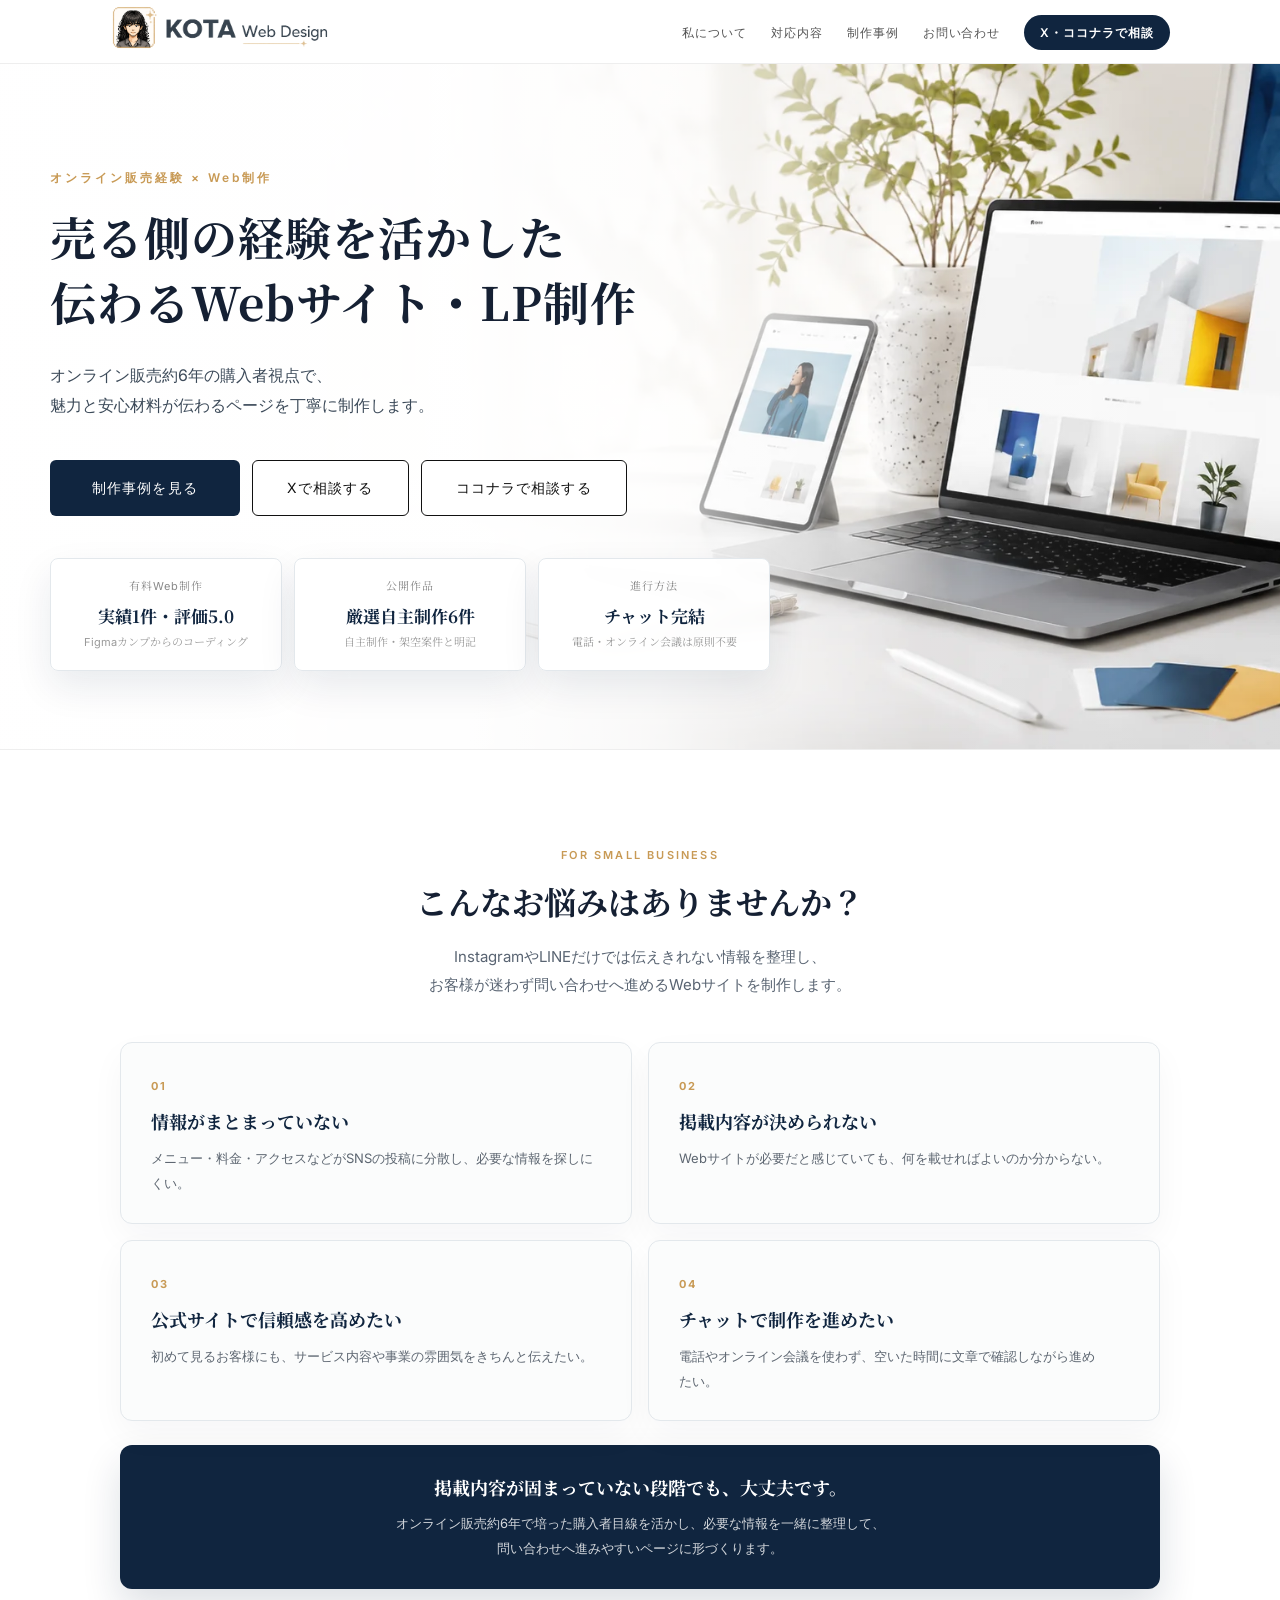
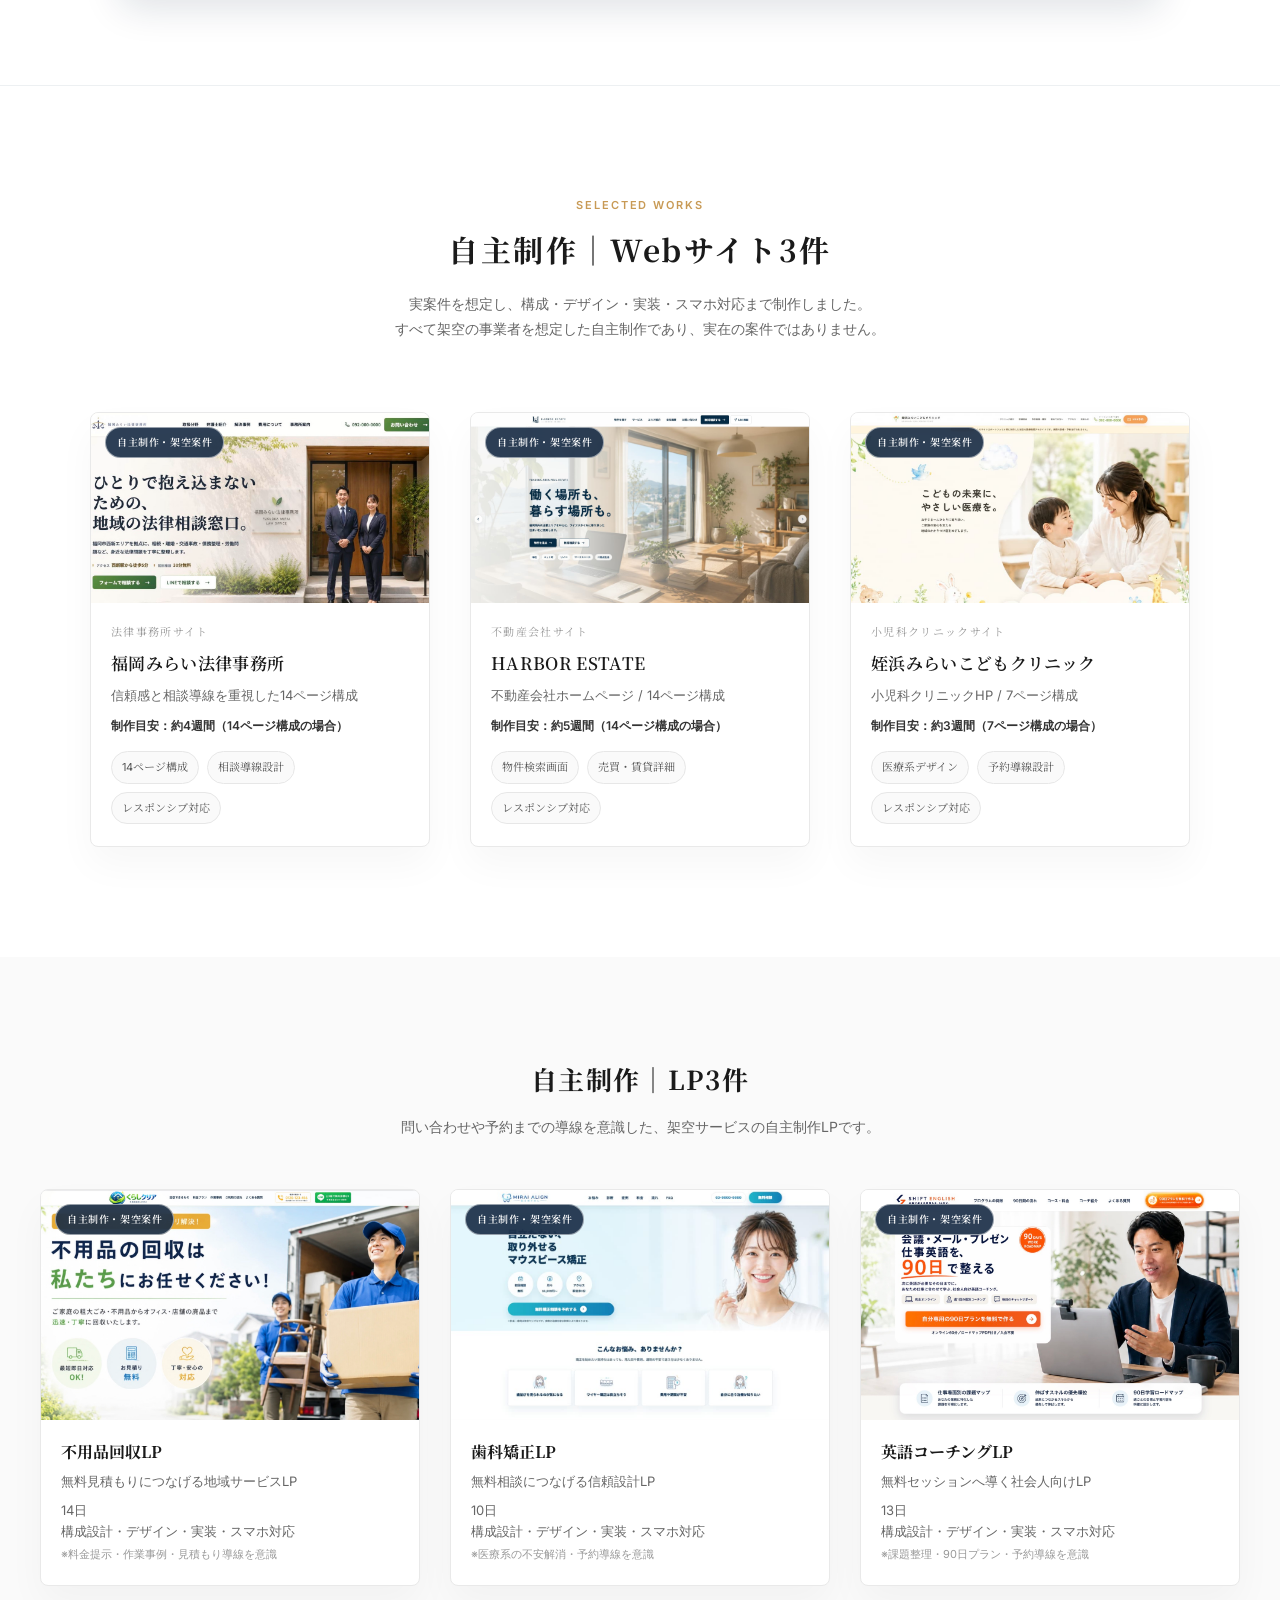
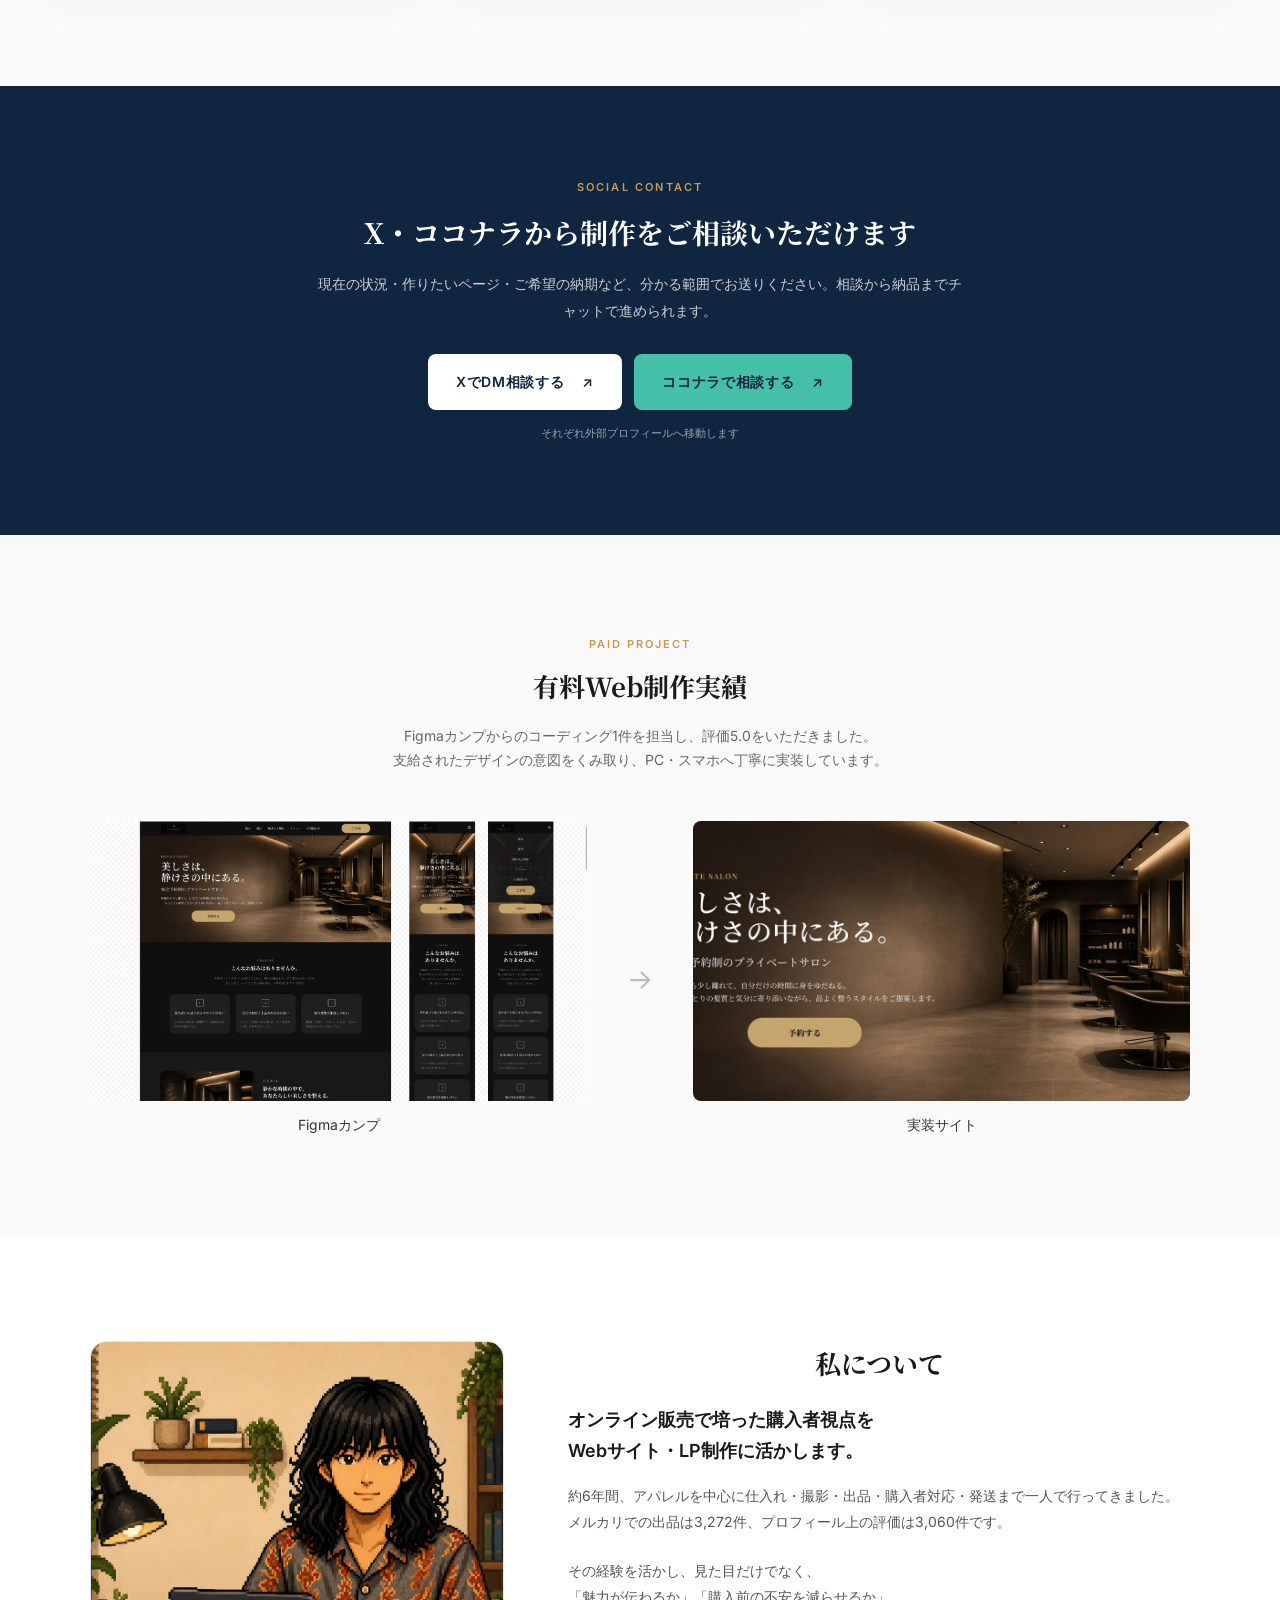
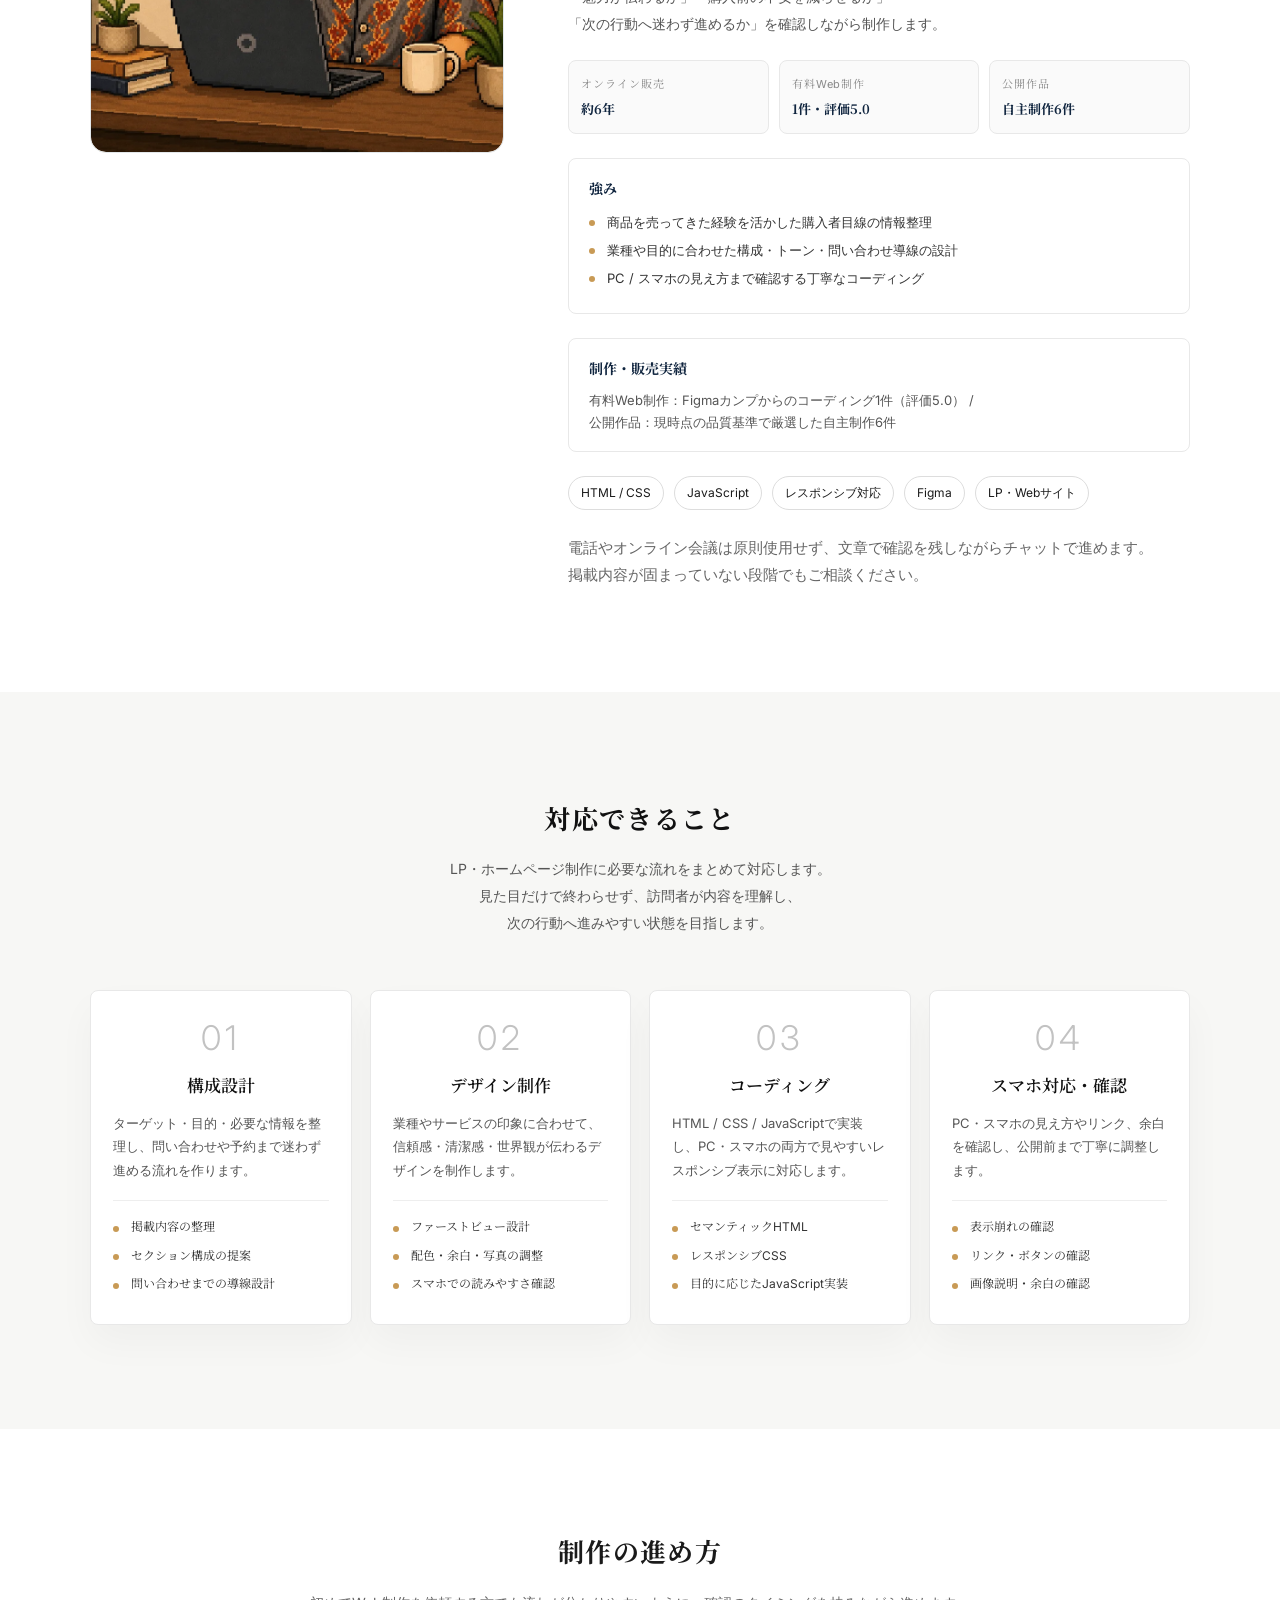
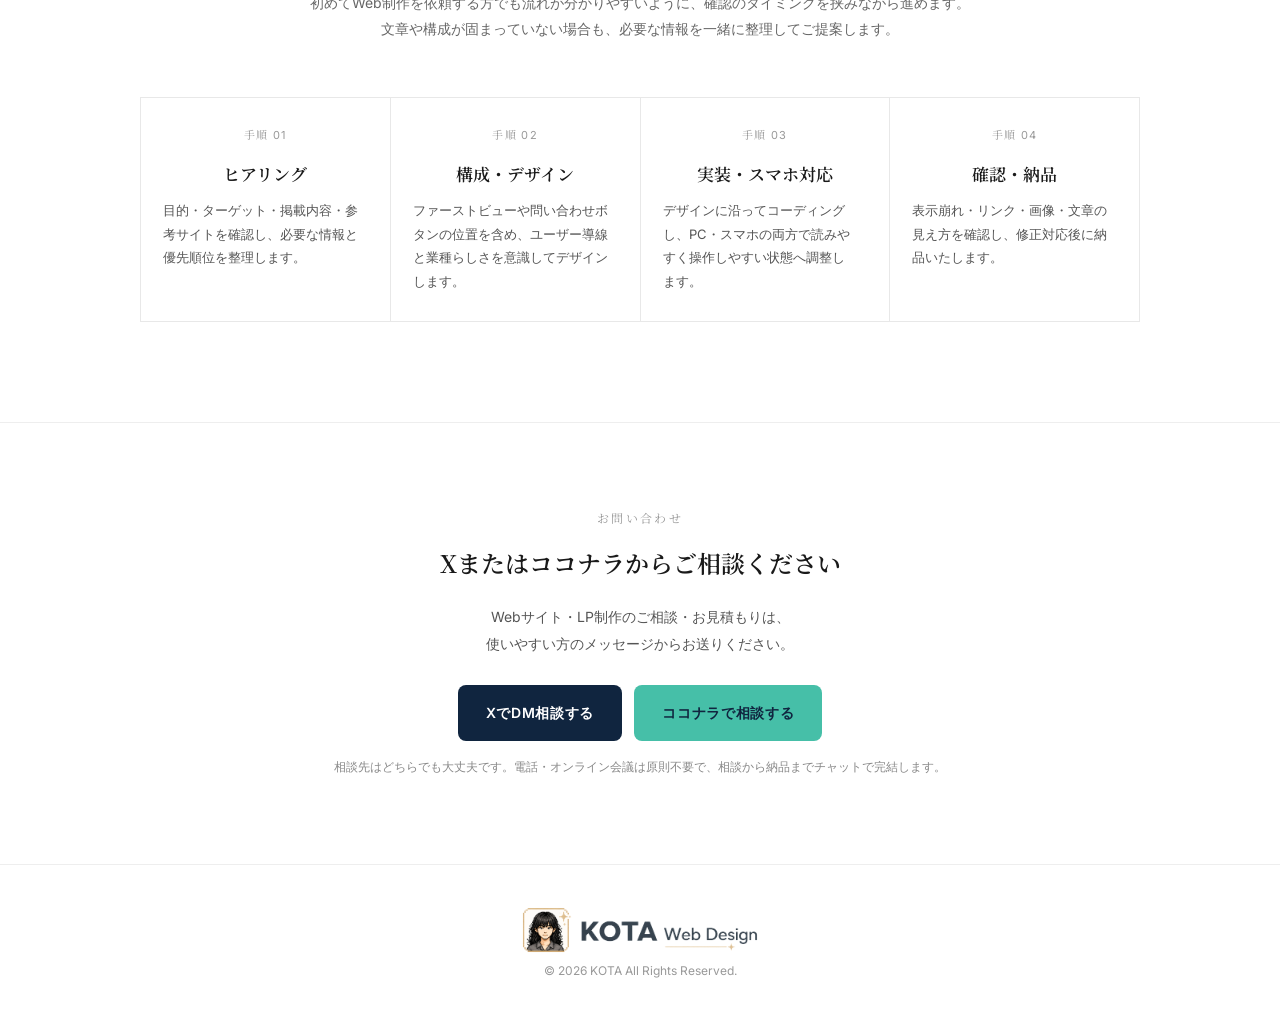
<file: index.html>
<!doctype html>
<html lang="ja">
  <head>
    <meta charset="UTF-8" />
    <meta name="viewport" content="width=device-width, initial-scale=1.0" />

    <!-- SEO -->
    <title>SNSから相談できるWebサイト・LP制作｜KOTA Web Design</title>

    <meta
      name="description"
      content="オンライン販売約6年の経験を活かすWeb制作者。XのDM・ココナラから、WebサイトやLPの制作をチャットで相談できます。"
    />
    <link rel="canonical" href="https://kota-web-design.github.io/kota-web-design-portfolio/" />

    <!-- OGP（SNSシェア用） -->
    <meta
      property="og:title"
      content="KOTA Web Design｜X・ココナラから相談できるWeb制作"
    />
    <meta
      property="og:description"
      content="オンライン販売約6年の購入者視点を活かすWeb制作者。XのDM・ココナラから、WebサイトやLPの制作を相談できます。"
    />
    <meta property="og:type" content="website" />
    <meta
      property="og:url"
      content="https://kota-web-design.github.io/kota-web-design-portfolio/"
    />
    <meta
      property="og:image"
      content="https://kota-web-design.github.io/kota-web-design-portfolio/img/ogp-portfolio-20260713.jpg"
    />
    <meta property="og:image:width" content="1200" />
    <meta property="og:image:height" content="630" />

    <!-- Twitter -->
    <meta name="twitter:card" content="summary_large_image" />
    <meta
      name="twitter:image"
      content="https://kota-web-design.github.io/kota-web-design-portfolio/img/ogp-portfolio-20260713.jpg"
    />

    <!-- CSS -->
    <link rel="stylesheet" href="style.css?v=20260722-9" />

    <!-- FV background -->
    <link
      rel="preload"
      as="image"
      href="img/fv-web-production-desktop.webp"
      type="image/webp"
      media="(min-width: 769px)"
    />
    <link
      rel="preload"
      as="image"
      href="img/fv-web-production-mobile-v2.webp"
      type="image/webp"
      media="(max-width: 768px)"
    />

    <!-- フォント -->
    <link rel="preconnect" href="https://fonts.googleapis.com" />
    <link rel="preconnect" href="https://fonts.gstatic.com" crossorigin />

    <link
      href="https://fonts.googleapis.com/css2?family=Inter:wght@300;400;500;600&amp;family=Noto+Serif+JP:wght@400;500&amp;display=swap"
      rel="stylesheet"
    />

    <!-- ファビコン -->
    <link rel="icon" href="img/favicon.ico" sizes="64x64" type="image/x-icon" />
  </head>
  <body>
    <header class="header">
      <div class="header__inner">
        <!-- ロゴ -->
        <p class="header__logo">
          <a href="index.html" aria-label="KOTA Web Design トップページ">
            <picture class="header__brand-picture">
              <source media="(max-width: 768px)" srcset="img/kota-logo-sp.png" />
              <img src="img/kota-logo-wordmark.png" alt="" width="1200" height="254" />
            </picture>
            <span class="header__brand-label">KOTA Web Design</span>
          </a>
        </p>

        <!-- ハンバーガー -->
        <button
          class="header__toggle"
          type="button"
          aria-label="メニューを開く"
          aria-expanded="false"
          aria-controls="globalNav"
        >
          <span></span>
          <span></span>
          <span></span>
        </button>

        <!-- ナビ -->
        <nav
          class="header__nav"
          id="globalNav"
          aria-label="グローバルナビゲーション"
        >
          <ul>
            <li><a href="#about">私について</a></li>
            <li><a href="#service">対応内容</a></li>
            <li><a href="#works">制作事例</a></li>
            <li><a href="#contact">お問い合わせ</a></li>
            <li class="header__cta-item">
              <a class="header__cta-link" href="#contact">X・ココナラで相談</a>
            </li>
          </ul>
        </nav>
      </div>
    </header>

    <main>
      <section class="fv">
        <div class="fv__inner">
          <p class="fv__lead">オンライン販売経験 × Web制作</p>

          <h1 class="fv__title">
            <span class="fv__title-line">売る側の経験を活かした</span>
            <span class="fv__title-line">伝わるWebサイト・LP制作</span>
          </h1>

          <p class="fv__text">
            <span class="fv__text-line">オンライン販売約6年の購入者視点で、</span>
            <span class="fv__text-line">魅力と安心材料が伝わるページを<br class="sp-only">丁寧に制作します。</span>
          </p>

          <div class="fv__cta">
            <a href="#works" class="btn-primary"> 制作事例を見る </a>

            <a href="https://x.com/kota_webdesign0" target="_blank" rel="noopener noreferrer" class="btn-secondary btn-x"> Xで相談する </a>

            <a href="https://coconala.com/users/5870735" target="_blank" rel="noopener noreferrer" class="btn-secondary btn-coconala"> ココナラで相談する </a>
          </div>

          <ul class="fv__points" aria-label="対応内容の概要">
            <li>
              <span>有料Web制作</span>
              <strong>実績1件・評価5.0</strong>
              <small>Figmaカンプからのコーディング</small>
            </li>
            <li>
              <span>公開作品</span>
              <strong>厳選自主制作6件</strong>
              <small>自主制作・架空案件と明記</small>
            </li>
            <li>
              <span>進行方法</span>
              <strong>チャット完結</strong>
              <small>電話・オンライン会議は原則不要</small>
            </li>
          </ul>
        </div>
      </section>

      <!-- 小規模店舗・個人事業主のお悩み -->
      <section class="needs" aria-labelledby="needsTitle">
        <div class="needs__inner">
          <p class="needs__eyebrow">FOR SMALL BUSINESS</p>
          <h2 id="needsTitle" class="needs__title">こんなお悩みはありませんか？</h2>

          <p class="needs__lead">
            InstagramやLINEだけでは伝えきれない情報を整理し、<br class="pc-only">
            お客様が迷わず問い合わせへ進めるWebサイトを制作します。
          </p>

          <div class="needs__grid">
            <article class="needs__card">
              <span class="needs__num">01</span>
              <h3>情報がまとまっていない</h3>
              <p>メニュー・料金・アクセスなどがSNSの投稿に分散し、必要な情報を探しにくい。</p>
            </article>

            <article class="needs__card">
              <span class="needs__num">02</span>
              <h3>掲載内容が決められない</h3>
              <p>Webサイトが必要だと感じていても、何を載せればよいのか分からない。</p>
            </article>

            <article class="needs__card">
              <span class="needs__num">03</span>
              <h3>公式サイトで信頼感を高めたい</h3>
              <p>初めて見るお客様にも、サービス内容や事業の雰囲気をきちんと伝えたい。</p>
            </article>

            <article class="needs__card">
              <span class="needs__num">04</span>
              <h3>チャットで制作を進めたい</h3>
              <p>電話やオンライン会議を使わず、空いた時間に文章で確認しながら進めたい。</p>
            </article>
          </div>

          <div class="needs__solution">
            <h3>掲載内容が固まっていない段階でも、<br class="sp-only">大丈夫です。</h3>
            <p>
              オンライン販売約6年で培った購入者目線を活かし、必要な情報を一緒に整理して、<br class="pc-only">
              問い合わせへ進みやすいページに形づくります。
            </p>
          </div>
        </div>
      </section>

      <!-- 制作事例 -->
      <section id="works" class="works">
        <div class="works__inner">
          <p class="works__eyebrow">SELECTED WORKS</p>
          <h2 class="works__title">自主制作｜Webサイト3件</h2>

          <p class="works__lead">
            実案件を想定し、構成・デザイン・実装・スマホ対応<br class="sp-only">まで制作しました。<br>
            すべて架空の事業者を想定した自主制作であり、<br class="sp-only">実在の案件ではありません。
          </p>

          <div class="works__grid">
            <!-- 法律事務所サイト -->
            <a href="work-law.html" class="works__card works__card--featured">
              <div class="works__img">
                <span class="project-badge">自主制作・架空案件</span>
                <img
                  src="img/work-law.jpg"
                  alt="法律事務所サイト制作事例"
                  loading="lazy"
                  width="1200"
                  height="630"
                />
                <span class="works__link">詳細を見る →</span>
              </div>
              <div class="works__info">
                <span class="works__category">法律事務所サイト</span>
                <h3>福岡みらい法律事務所</h3>
                <p>信頼感と相談導線を重視した14ページ構成</p>
                <p class="works__period">制作目安：約4週間（14ページ構成の場合）</p>
                <ul class="works__tags" aria-label="制作内容">
                  <li>14ページ構成</li>
                  <li>相談導線設計</li>
                  <li>レスポンシブ対応</li>
                </ul>
              </div>
            </a>

            <!-- 不動産HP -->
            <a
              href="work-harbor-estate.html"
              class="works__card works__card--featured"
            >
              <div class="works__img">
                <span class="project-badge">自主制作・架空案件</span>
                <img
                  src="img/harbor-estate.jpg"
                  alt="不動産会社ホームページ HARBOR ESTATEの制作事例"
                  width="1889"
                  height="1108"
                  loading="lazy"
                />
                <span class="works__link">詳細を見る →</span>
              </div>
              <div class="works__info">
                <span class="works__category">不動産会社サイト</span>
                <h3>HARBOR ESTATE</h3>
                <p>不動産会社ホームページ / 14ページ構成</p>
                <p class="works__period">制作目安：約5週間（14ページ構成の場合）</p>
                <ul class="works__tags" aria-label="制作内容">
                  <li>物件検索画面</li>
                  <li>売買・賃貸詳細</li>
                  <li>レスポンシブ対応</li>
                </ul>
              </div>
            </a>

            <!-- 小児科クリニックHP -->
            <a
              href="work-pediatric-clinic.html"
              class="works__card works__card--featured"
            >
              <div class="works__img">
                <span class="project-badge">自主制作・架空案件</span>
                <img
                  src="img/work-pediatric-clinic-20260710.jpg"
                  alt="小児科クリニックホームページ 姪浜みらいこどもクリニックの制作事例"
                  loading="lazy"
                  width="1200"
                  height="630"
                />
                <span class="works__link">詳細を見る →</span>
              </div>
              <div class="works__info">
                <span class="works__category">小児科クリニックサイト</span>
                <h3>姪浜みらいこどもクリニック</h3>
                <p>小児科クリニックHP / 7ページ構成</p>
                <p class="works__period">制作目安：約3週間（7ページ構成の場合）</p>
                <ul class="works__tags" aria-label="制作内容">
                  <li>医療系デザイン</li>
                  <li>予約導線設計</li>
                  <li>レスポンシブ対応</li>
                </ul>
              </div>
            </a>
          </div>
        </div>
      </section>

      <!-- LP projects -->

      <section class="lp">
        <div class="lp__inner">
          <h2 class="lp__title">自主制作｜LP3件</h2>

          <p class="lp__lead">
            問い合わせや予約までの導線を意識した、<br class="sp-only">架空サービスの自主制作LPです。
          </p>

          <div class="lp__grid">
            <!-- 不用品回収 -->
            <a href="lp-kurashi-clear.html" class="lp__card">
              <div class="lp__img">
                <span class="project-badge">自主制作・架空案件</span>
                <img
                  src="img/lp-kurashi-clear-20260717.jpg"
                  alt="不用品回収LP くらしクリアの制作事例"
                  width="1400"
                  height="776"
                  loading="lazy"
                />
              </div>
              <div class="lp__info">
                <h3>不用品回収LP</h3>
                <p>無料見積もりにつなげる地域サービスLP</p>
                <p class="lp__meta">
                  14日<br />
                  構成設計・デザイン・実装・スマホ対応<br />
                  <span class="lp__note">※料金提示・作業事例・見積もり導線を意識</span>
                </p>
              </div>
            </a>

            <!-- 歯科矯正 -->
            <a href="lp-dental.html" class="lp__card">
              <div class="lp__img">
                <span class="project-badge">自主制作・架空案件</span>
                <img
                  src="img/lp-dental.jpg"
                  alt="歯科矯正LP制作事例"
                  width="1200"
                  height="630"
                  loading="lazy"
                />
              </div>
              <div class="lp__info">
                <h3>歯科矯正LP</h3>
                <p>無料相談につなげる信頼設計LP</p>
                <p class="lp__meta">
                  10日<br />
                  構成設計・デザイン・実装・スマホ対応<br />
                  <span class="lp__note">※医療系の不安解消・予約導線を意識</span>
                </p>
              </div>
            </a>

            <!-- 英語コーチング -->
            <a href="lp-shift-english.html" class="lp__card">
              <div class="lp__img">
                <span class="project-badge">自主制作・架空案件</span>
                <img
                  src="img/lp-shift-english-20260717.jpg"
                  alt="英語コーチングLP SHIFT ENGLISHの制作事例"
                  width="1400"
                  height="792"
                  loading="lazy"
                />
              </div>
              <div class="lp__info">
                <h3>英語コーチングLP</h3>
                <p>無料セッションへ導く社会人向けLP</p>
                <p class="lp__meta">
                  13日<br />
                  構成設計・デザイン・実装・スマホ対応<br />
                  <span class="lp__note">※課題整理・90日プラン・予約導線を意識</span>
                </p>
              </div>
            </a>

          </div>
        </div>
      </section>

      <section class="portfolio-cta" aria-labelledby="portfolioCtaTitle">
        <div class="portfolio-cta__inner">
          <p class="portfolio-cta__label">SOCIAL CONTACT</p>
          <h2 id="portfolioCtaTitle">X・ココナラから<br class="sp-only">制作をご相談いただけます</h2>
          <p>現在の状況・作りたいページ・ご希望の納期など、分かる範囲でお送りください。<br class="sp-only">相談から納品までチャットで進められます。</p>
          <div class="social-cta social-cta--dark" aria-label="相談先を選ぶ">
            <a href="https://x.com/kota_webdesign0" target="_blank" rel="noopener noreferrer" class="portfolio-cta__button">XでDM相談する <span aria-hidden="true">↗</span></a>
            <a href="https://coconala.com/users/5870735" target="_blank" rel="noopener noreferrer" class="portfolio-cta__button portfolio-cta__button--coconala">ココナラで相談する <span aria-hidden="true">↗</span></a>
          </div>
          <small>それぞれ外部プロフィールへ移動します</small>
        </div>
      </section>

      <!-- 有料Web制作実績 -->

      <section class="flow">
        <div class="flow__inner">
          <p class="flow__eyebrow">PAID PROJECT</p>
          <h2 class="flow__title">有料Web制作実績</h2>

          <p class="flow__lead">
            Figmaカンプからのコーディング1件を担当し、評価5.0をいただきました。<br>
            支給されたデザインの意図をくみ取り、PC・スマホへ丁寧に実装しています。
          </p>

          <div class="flow__grid">
            <!-- Figma -->
            <a
              href="https://www.figma.com/design/ngQsk5LCOFToqk7Y4QgtPi/portfolio-hair-salon?m=auto&t=NcgxtEszSoe4qUZQ-6"
              target="_blank"
              rel="noopener noreferrer"
              class="flow__card"
            >
              <div class="flow__img">
                <img
                  src="img/figma-sample.jpg"
                  alt="Figmaデザインカンプ"
                  width="2850"
                  height="1708"
                  loading="lazy"
                />
              </div>
              <p class="flow__label">Figmaカンプ</p>
            </a>

            <div class="flow__arrow">→</div>

            <!-- コーディング -->
            <a
              href="https://kota-web-design.github.io/salon-prive-lp/"
              target="_blank"
              rel="noopener noreferrer"
              class="flow__card"
            >
              <div class="flow__img">
                <img
                  src="img/code-sample.jpg"
                  alt="コーディング実装サイト"
                  width="1440"
                  height="614"
                  loading="lazy"
                />
              </div>
              <p class="flow__label">実装サイト</p>
            </a>
          </div>
        </div>
      </section>

      <!-- About -->

      <section id="about" class="about">
        <div class="about__inner">
          <!-- 左：KOTAのイメージイラスト -->
          <div class="about__img">
            <img
              src="img/about-kota-pixel.webp"
              alt="パソコンでWeb制作をするKOTAのイメージイラスト"
              width="1200"
              height="900"
              loading="lazy"
            />
          </div>

          <!-- 右：テキスト -->
          <div class="about__content">
            <h2 class="about__title">私について</h2>

            <p class="about__lead">
              <span class="about__lead-line">オンライン販売で培った購入者視点を</span>
              <span class="about__lead-line">Webサイト・LP制作に活かします。</span>
            </p>

            <p class="about__text">
              <span class="about__text-line">約6年間、アパレルを中心に仕入れ・撮影・出品・購入者対応・発送まで一人で行ってきました。</span>
              <span class="about__text-line">メルカリでの出品は3,272件、プロフィール上の評価は3,060件です。</span>
            </p>
            <p class="about__text">
              <span class="about__text-line">その経験を活かし、見た目だけでなく、</span>
              <span class="about__text-line">「魅力が伝わるか」「購入前の不安を減らせるか」</span>
              <span class="about__text-line">「次の行動へ迷わず進めるか」を確認しながら制作します。</span>
            </p>

            <div class="about__summary" aria-label="対応内容の要約">
              <div>
                <span>オンライン販売</span>
                <strong>約6年</strong>
              </div>
              <div>
                <span>有料Web制作</span>
                <strong>1件・評価5.0</strong>
              </div>
              <div>
                <span>公開作品</span>
                <strong>自主制作6件</strong>
              </div>
            </div>

            <!-- 強み -->
            <div class="about__strength">
              <h3>強み</h3>
              <ul>
                <li>商品を売ってきた経験を活かした購入者目線の情報整理</li>
                <li>業種や目的に合わせた構成・トーン・問い合わせ導線の設計</li>
                <li>PC / スマホの見え方まで確認する丁寧なコーディング</li>
              </ul>
            </div>

            <!-- 実績 -->
            <div class="about__data">
              <h3>制作・販売実績</h3>
              <p>
                有料Web制作：Figmaカンプからのコーディング1件（評価5.0） /<br>
                公開作品：現時点の品質基準で厳選した自主制作6件
              </p>
            </div>

            <!-- スキル -->
            <ul class="about__skills">
              <li>HTML / CSS</li>
              <li>JavaScript</li>
              <li>レスポンシブ対応</li>
              <li>Figma</li>
              <li>LP・Webサイト</li>
            </ul>

            <!-- スタンス -->
            <p class="about__note">
              電話やオンライン会議は原則使用せず、文章で確認を残しながらチャットで進めます。<br>掲載内容が固まっていない段階でもご相談ください。
            </p>
          </div>
        </div>
      </section>

      <!-- Service -->

      <section id="service" class="service">
        <div class="service__inner">
          <h2 class="service__title">対応できること</h2>

          <p class="service__lead">
            LP・ホームページ制作に必要な流れをまとめて対応します。<br>
            見た目だけで終わらせず、訪問者が内容を理解し、<br class="br-sp">次の行動へ進みやすい状態を目指します。
          </p>

          <div class="service__grid">
            <div class="service__card">
              <span class="service__num">01</span>
              <h3>構成設計</h3>
              <p>
                ターゲット・目的・必要な情報を整理し、問い合わせや予約まで迷わず進める流れを作ります。
              </p>
              <ul class="service__points">
                <li>掲載内容の整理</li>
                <li>セクション構成の提案</li>
                <li>問い合わせまでの導線設計</li>
              </ul>
            </div>

            <div class="service__card">
              <span class="service__num">02</span>
              <h3>デザイン制作</h3>
              <p>
                業種やサービスの印象に合わせて、信頼感・清潔感・世界観が伝わるデザインを制作します。
              </p>
              <ul class="service__points">
                <li>ファーストビュー設計</li>
                <li>配色・余白・写真の調整</li>
                <li>スマホでの読みやすさ確認</li>
              </ul>
            </div>

            <div class="service__card">
              <span class="service__num">03</span>
              <h3>コーディング</h3>
              <p>
                HTML / CSS /
                JavaScriptで実装し、PC・スマホの両方で見やすいレスポンシブ表示に対応します。
              </p>
              <ul class="service__points">
                <li>セマンティックHTML</li>
                <li>レスポンシブCSS</li>
                <li>目的に応じたJavaScript実装</li>
              </ul>
            </div>

            <div class="service__card">
              <span class="service__num">04</span>
              <h3>スマホ対応・確認</h3>
              <p>
                PC・スマホの見え方やリンク、余白を確認し、公開前まで丁寧に調整します。
              </p>
              <ul class="service__points">
                <li>表示崩れの確認</li>
                <li>リンク・ボタンの確認</li>
                <li>画像説明・余白の確認</li>
              </ul>
            </div>
          </div>
        </div>
      </section>

      <!-- Process -->

      <section class="process">
        <div class="process__inner">
          <h2 class="process__title">制作の進め方</h2>

          <p class="process__lead">
            初めてWeb制作を依頼する方でも流れが分かりやすいように、確認のタイミングを挟みながら進めます。<br>
            文章や構成が固まっていない場合も、必要な情報を一緒に整理してご提案します。
          </p>

          <div class="process__list">
            <div class="process__item">
              <span>手順 01</span>
              <h3>ヒアリング</h3>
              <p>
                目的・ターゲット・掲載内容・参考サイトを確認し、必要な情報と優先順位を整理します。
              </p>
            </div>

            <div class="process__item">
              <span>手順 02</span>
              <h3>構成・デザイン</h3>
              <p>
                ファーストビューや問い合わせボタンの位置を含め、ユーザー導線と業種らしさを意識してデザインします。
              </p>
            </div>

            <div class="process__item">
              <span>手順 03</span>
              <h3>実装・スマホ対応</h3>
              <p>
                デザインに沿ってコーディングし、PC・スマホの両方で読みやすく操作しやすい状態へ調整します。
              </p>
            </div>

            <div class="process__item">
              <span>手順 04</span>
              <h3>確認・納品</h3>
              <p>
                表示崩れ・リンク・画像・文章の見え方を確認し、修正対応後に納品いたします。
              </p>
            </div>
          </div>
        </div>
      </section>

      <!-- Contact -->
      <section id="contact" class="contact">
        <div class="contact__inner">
          <p class="contact__label">お問い合わせ</p>
          <h2 class="contact__title">Xまたはココナラからご相談ください</h2>
          <p class="contact__text">
            <span class="contact__line">Webサイト・LP制作のご相談・お見積もりは、</span>
            <span class="contact__line">使いやすい方のメッセージからお送りください。</span>
          </p>
          <div class="social-cta" aria-label="相談先を選ぶ">
            <a class="contact__button contact__button--x" href="https://x.com/kota_webdesign0" target="_blank" rel="noopener noreferrer">XでDM相談する</a>
            <a class="contact__button contact__button--coconala" href="https://coconala.com/users/5870735" target="_blank" rel="noopener noreferrer">ココナラで相談する</a>
          </div>
          <p class="contact__note">相談先はどちらでも大丈夫です。電話・オンライン会議は原則不要で、相談から納品までチャットで完結します。</p>
        </div>
      </section>
    </main>

    <!-- Footer -->
    <footer class="footer">
      <div class="footer__inner">
        <p class="footer__name"><img src="img/kota-logo-wordmark.png" alt="KOTA Web Design" width="1200" height="254" /></p>

        <p class="footer__copy">© 2026 KOTA All Rights Reserved.</p>
      </div>
    </footer>

    <script src="script.js?v=20260710-1"></script>
  </body>
</html>
</file>
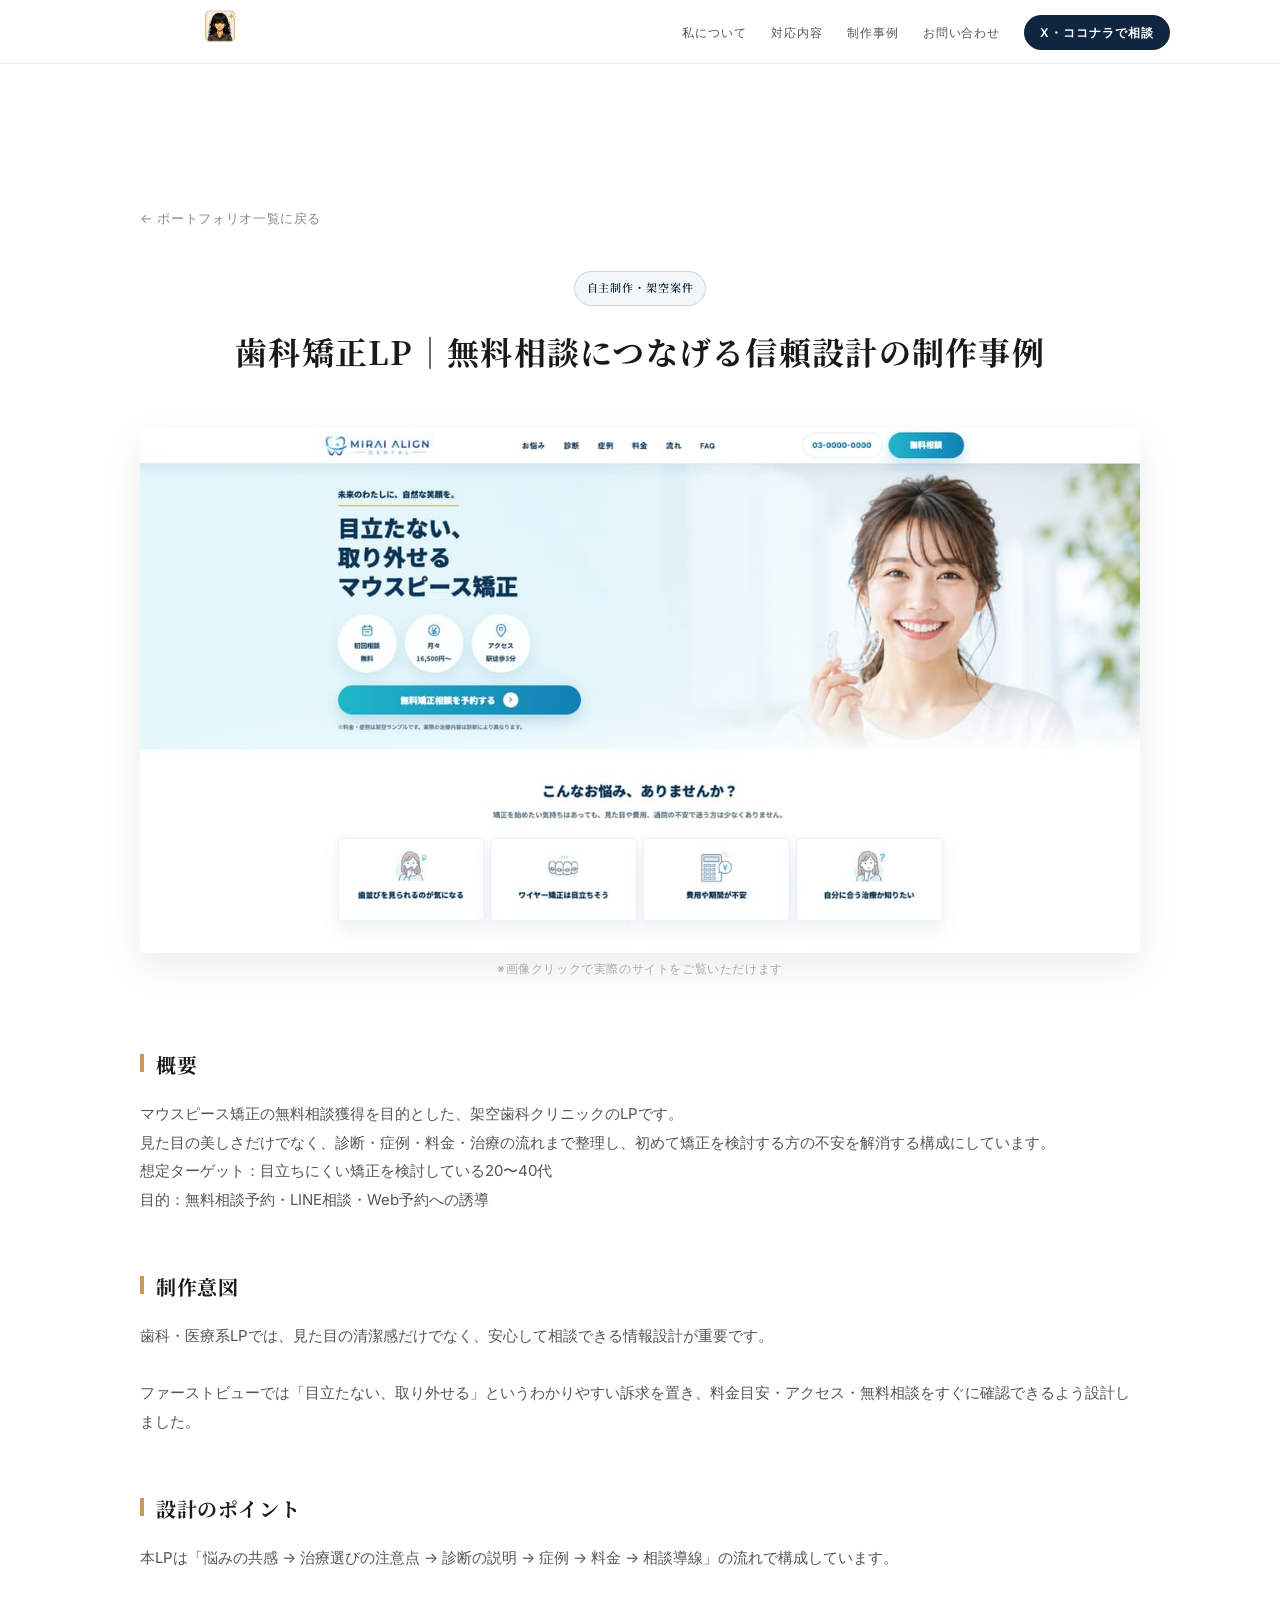
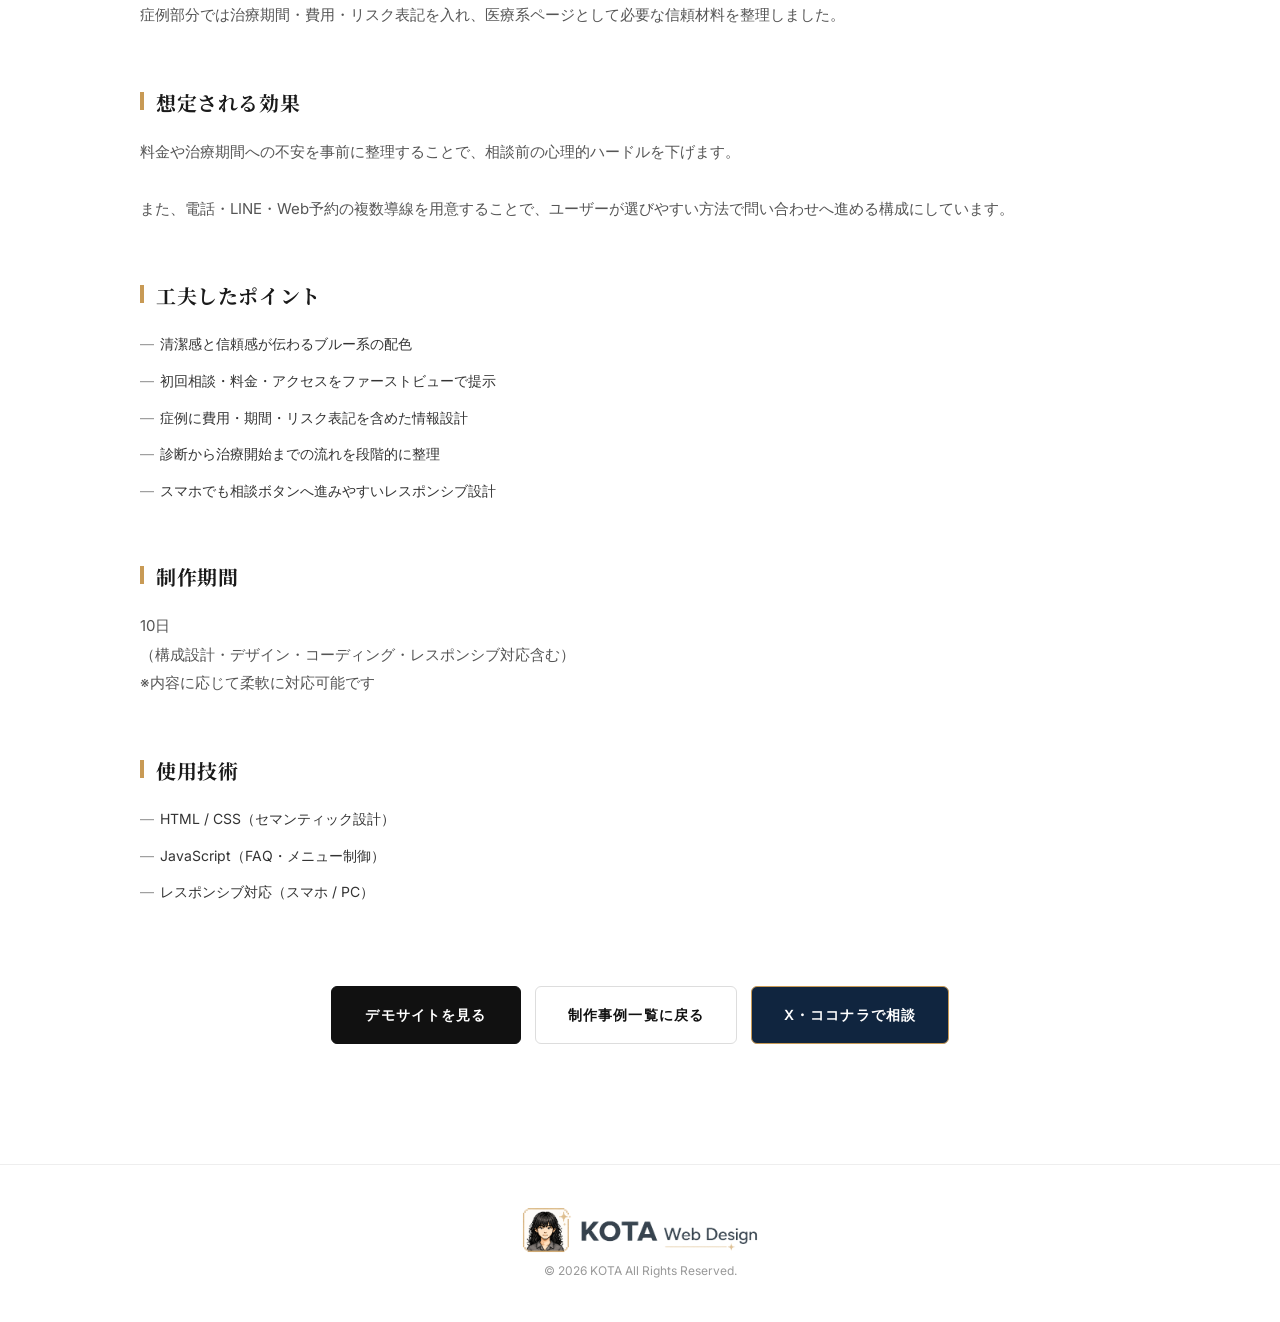
<file: lp-dental.html>
<!DOCTYPE html>
<html lang="ja">
<head>
  <meta charset="UTF-8">
  <meta name="viewport" content="width=device-width, initial-scale=1.0">

  <!-- SEO -->
  <title>歯科矯正LP制作実績 | MIRAI ALIGN DENTAL | KOTA Web Design</title>
  <meta name="description" content="マウスピース矯正の無料相談につなげる歯科LPの制作実績。信頼感、料金提示、症例導線、相談導線を意識した制作事例です。">
  <link rel="canonical" href="https://kota-web-design.github.io/kota-web-design-portfolio/lp-dental.html">

  <!-- OGP -->
  <meta property="og:title" content="歯科矯正LP制作実績 | KOTA Web Design">
  <meta property="og:description" content="信頼感と無料相談導線を重視したマウスピース矯正LPの制作事例。">
  <meta property="og:type" content="article">
  <meta property="og:url" content="https://kota-web-design.github.io/kota-web-design-portfolio/lp-dental.html">
  <meta property="og:image" content="https://kota-web-design.github.io/kota-web-design-portfolio/img/lp-dental.jpg">

  <!-- favicon -->
  <link rel="icon" href="img/favicon.ico" sizes="64x64" type="image/x-icon">

  <!-- CSS -->
  <link rel="stylesheet" href="style.css?v=20260722-8">

  <!-- フォント -->
  <link rel="preconnect" href="https://fonts.googleapis.com">
  <link rel="preconnect" href="https://fonts.gstatic.com" crossorigin>
  <link href="https://fonts.googleapis.com/css2?family=Inter:wght@300;400;500;600&family=Noto+Serif+JP:wght@400;500&display=swap" rel="stylesheet">
</head>

<body>

<!-- ================= HEADER ================= -->
<header class="header">
  <div class="header__inner">
    <p class="header__logo">
      <a href="index.html" aria-label="KOTA Web Design トップページ"><picture class="header__brand-picture"><source media="(max-width: 768px)" srcset="img/kota-logo-sp.png"><img src="img/kota-logo-wordmark.png" alt="" width="1200" height="254"></picture><span class="header__brand-label">KOTA Web Design</span></a>
    </p>

    <button class="header__toggle" type="button" aria-label="メニューを開く" aria-expanded="false" aria-controls="globalNav">
      <span></span>
      <span></span>
      <span></span>
    </button>

    <nav class="header__nav" id="globalNav" aria-label="グローバルナビゲーション">
      <ul>
        <li><a href="index.html#about">私について</a></li>
        <li><a href="index.html#service">対応内容</a></li>
        <li><a href="index.html#works">制作事例</a></li>
        <li><a href="index.html#contact">お問い合わせ</a></li>
        <li class="header__cta-item"><a class="header__cta-link" href="index.html#contact">X・ココナラで相談</a></li>
      </ul>
    </nav>
  </div>
</header>

<!-- ================= MAIN ================= -->
<main>
  <section class="work">
    <div class="work__inner">
      <div class="work__back">
        <a href="index.html">← ポートフォリオ一覧に戻る</a>
      </div>

      <p class="work__badge">自主制作・架空案件</p>

      <h1 class="work__title">
        歯科矯正LP｜無料相談につなげる信頼設計の制作事例
      </h1>

      <div class="work__img">
        <a href="https://kota-web-design.github.io/mirai-align-dental/" target="_blank" rel="noopener noreferrer">
          <img src="img/lp-dental.jpg" alt="マウスピース矯正LP MIRAI ALIGN DENTALの制作事例" width="1200" height="630" loading="lazy">
        </a>
        <p class="work__link-note">
          ※画像クリックで実際のサイトをご覧いただけます
        </p>
      </div>

      <div class="work__block">
        <h2 class="work__heading">概要</h2>
        <p class="work__text">
          マウスピース矯正の無料相談獲得を目的とした、架空歯科クリニックのLPです。<br>
          見た目の美しさだけでなく、診断・症例・料金・治療の流れまで整理し、初めて矯正を検討する方の不安を解消する構成にしています。
        </p>

        <p>
          想定ターゲット：目立ちにくい矯正を検討している20〜40代<br>
          目的：無料相談予約・LINE相談・Web予約への誘導
        </p>
      </div>

      <div class="work__block">
        <h2 class="work__heading">制作意図</h2>
        <p class="work__text">
          歯科・医療系LPでは、見た目の清潔感だけでなく、安心して相談できる情報設計が重要です。<br><br>
          ファーストビューでは「目立たない、取り外せる」というわかりやすい訴求を置き、料金目安・アクセス・無料相談をすぐに確認できるよう設計しました。
        </p>
      </div>

      <div class="work__block">
        <h2 class="work__heading">設計のポイント</h2>
        <p class="work__text">
          本LPは「悩みの共感 → 治療選びの注意点 → 診断の説明 → 症例 → 料金 → 相談導線」の流れで構成しています。<br><br>
          症例部分では治療期間・費用・リスク表記を入れ、医療系ページとして必要な信頼材料を整理しました。
        </p>
      </div>

      <div class="work__block">
        <h2 class="work__heading">想定される効果</h2>
        <p class="work__text">
          料金や治療期間への不安を事前に整理することで、相談前の心理的ハードルを下げます。<br><br>
          また、電話・LINE・Web予約の複数導線を用意することで、ユーザーが選びやすい方法で問い合わせへ進める構成にしています。
        </p>
      </div>

      <div class="work__block">
        <h2 class="work__heading">工夫したポイント</h2>
        <ul class="work__list">
          <li>清潔感と信頼感が伝わるブルー系の配色</li>
          <li>初回相談・料金・アクセスをファーストビューで提示</li>
          <li>症例に費用・期間・リスク表記を含めた情報設計</li>
          <li>診断から治療開始までの流れを段階的に整理</li>
          <li>スマホでも相談ボタンへ進みやすいレスポンシブ設計</li>
        </ul>
      </div>

      <div class="work__block">
        <h2 class="work__heading">制作期間</h2>
        <p class="work__text">
          10日<br>
          （構成設計・デザイン・コーディング・レスポンシブ対応含む）<br>
          <span class="work__note">※内容に応じて柔軟に対応可能です</span>
        </p>
      </div>

      <div class="work__block">
        <h2 class="work__heading">使用技術</h2>
        <ul class="work__list">
          <li>HTML / CSS（セマンティック設計）</li>
          <li>JavaScript（FAQ・メニュー制御）</li>
          <li>レスポンシブ対応（スマホ / PC）</li>
        </ul>
      </div>

      <div class="work__cta" aria-label="制作事例の操作">
        <a href="https://kota-web-design.github.io/mirai-align-dental/" target="_blank" rel="noopener noreferrer">
          デモサイトを見る
        </a>
        <a href="index.html#works" class="work__cta-secondary">制作事例一覧に戻る</a>
        <a href="index.html#contact" class="work__cta-contact">X・ココナラで相談</a>
      </div>
    </div>
  </section>
</main>

<footer class="footer">
  <div class="footer__inner">
    <p class="footer__name"><img src="img/kota-logo-wordmark.png" alt="KOTA Web Design" width="1200" height="254"></p>
    <p class="footer__copy">© 2026 KOTA All Rights Reserved.</p>
  </div>
</footer>

<script src="script.js?v=20260710-1"></script>
</body>
</html>
</file>
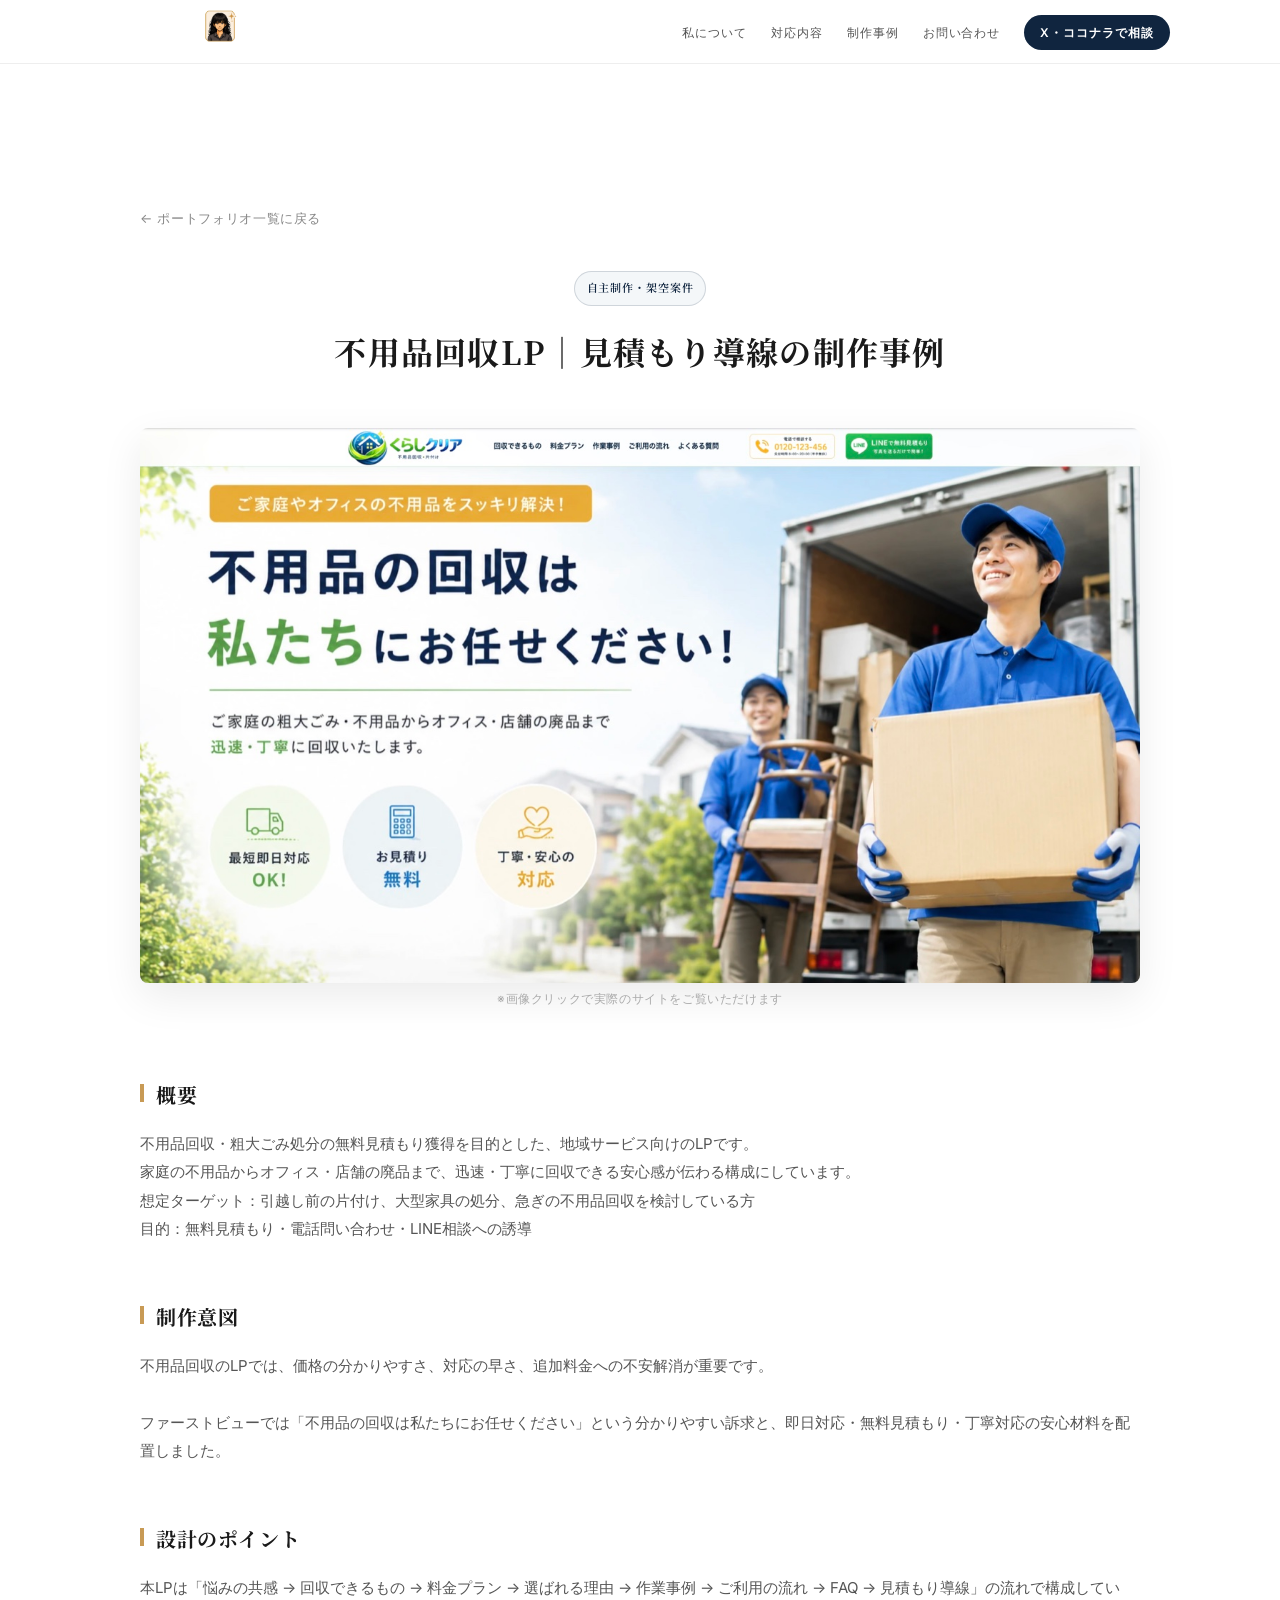
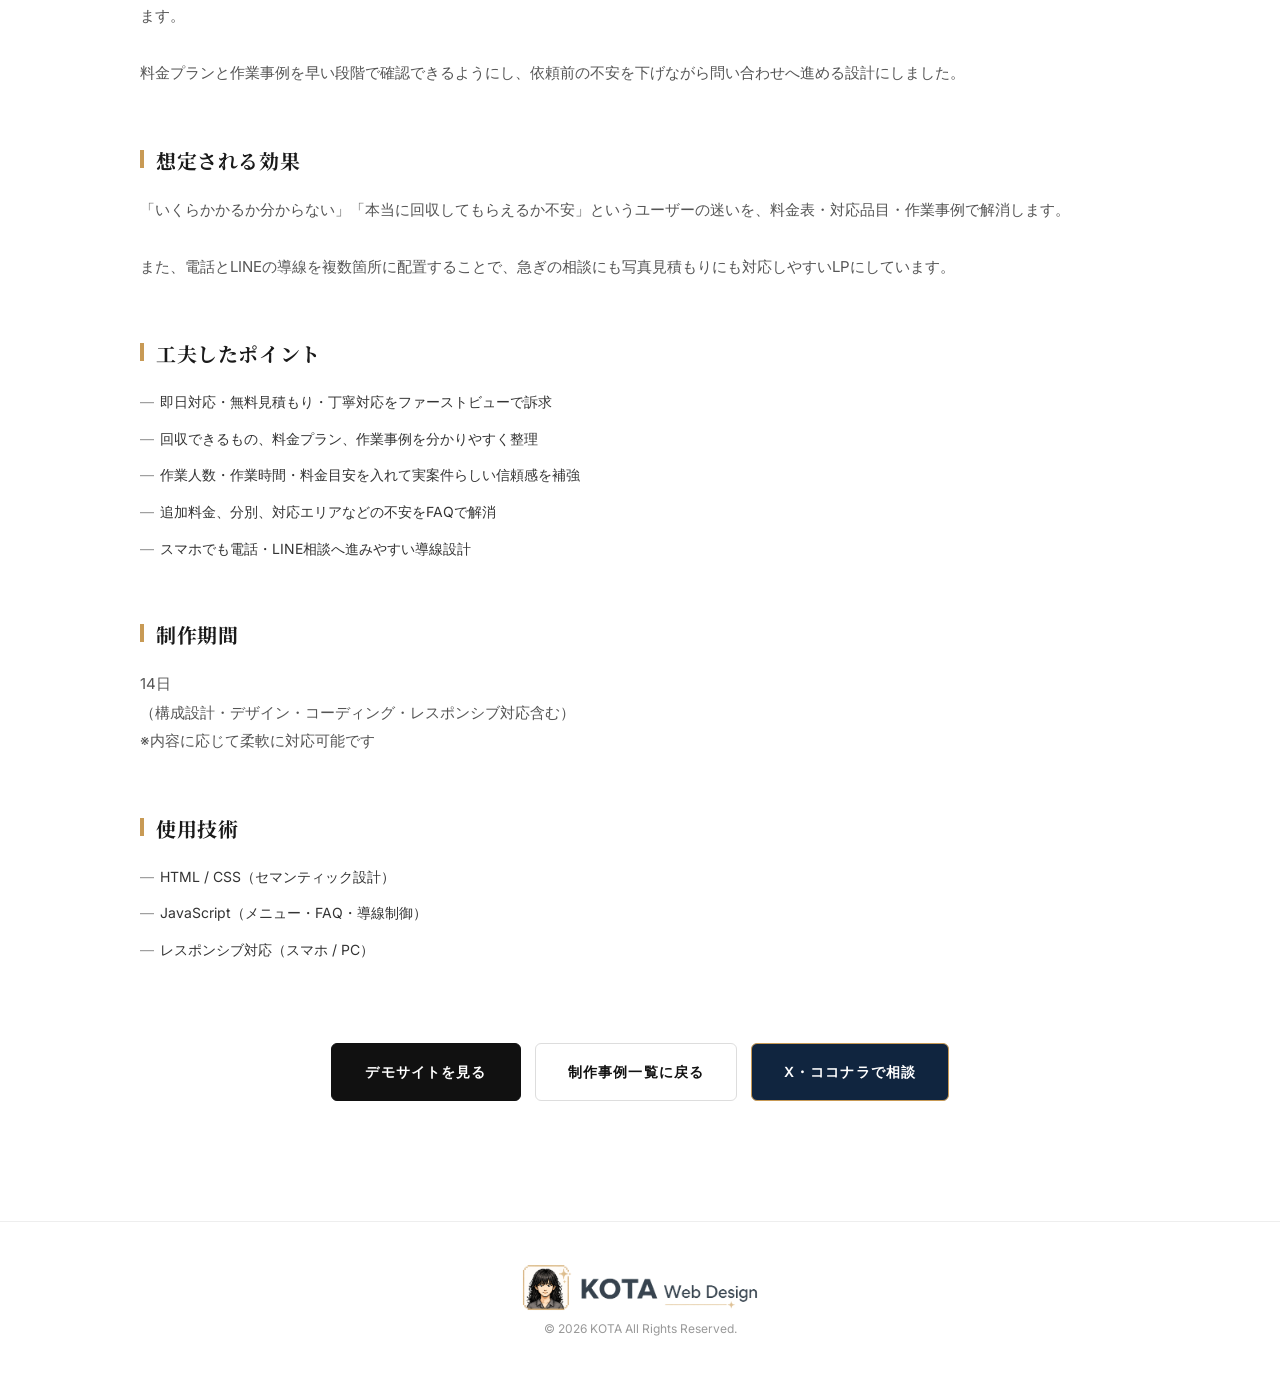
<file: lp-kurashi-clear.html>
<!DOCTYPE html>
<html lang="ja">
<head>
  <meta charset="UTF-8">
  <meta name="viewport" content="width=device-width, initial-scale=1.0">

  <!-- SEO -->
  <title>不用品回収LP制作実績 | くらしクリア | KOTA Web Design</title>
  <meta name="description" content="不用品回収・粗大ごみ処分の無料見積もりにつなげるLP制作実績。料金プラン、対応品目、作業事例、問い合わせ導線を意識した制作事例です。">
  <link rel="canonical" href="https://kota-web-design.github.io/kota-web-design-portfolio/lp-kurashi-clear.html">

  <!-- OGP -->
  <meta property="og:title" content="不用品回収LP制作実績 | KOTA Web Design">
  <meta property="og:description" content="料金提示・作業事例・無料見積もり導線を重視した不用品回収LPの制作事例。">
  <meta property="og:type" content="article">
  <meta property="og:url" content="https://kota-web-design.github.io/kota-web-design-portfolio/lp-kurashi-clear.html">
  <meta property="og:image" content="https://kota-web-design.github.io/kota-web-design-portfolio/img/lp-kurashi-clear-20260717.jpg">

  <!-- favicon -->
  <link rel="icon" href="img/favicon.ico" sizes="64x64" type="image/x-icon">

  <!-- CSS -->
  <link rel="stylesheet" href="style.css?v=20260722-8">

  <!-- フォント -->
  <link rel="preconnect" href="https://fonts.googleapis.com">
  <link rel="preconnect" href="https://fonts.gstatic.com" crossorigin>
  <link href="https://fonts.googleapis.com/css2?family=Inter:wght@300;400;500;600&family=Noto+Serif+JP:wght@400;500&display=swap" rel="stylesheet">
</head>

<body>

<!-- ================= HEADER ================= -->
<header class="header">
  <div class="header__inner">
    <p class="header__logo">
      <a href="index.html" aria-label="KOTA Web Design トップページ"><picture class="header__brand-picture"><source media="(max-width: 768px)" srcset="img/kota-logo-sp.png"><img src="img/kota-logo-wordmark.png" alt="" width="1200" height="254"></picture><span class="header__brand-label">KOTA Web Design</span></a>
    </p>

    <button class="header__toggle" type="button" aria-label="メニューを開く" aria-expanded="false" aria-controls="globalNav">
      <span></span>
      <span></span>
      <span></span>
    </button>

    <nav class="header__nav" id="globalNav" aria-label="グローバルナビゲーション">
      <ul>
        <li><a href="index.html#about">私について</a></li>
        <li><a href="index.html#service">対応内容</a></li>
        <li><a href="index.html#works">制作事例</a></li>
        <li><a href="index.html#contact">お問い合わせ</a></li>
        <li class="header__cta-item"><a class="header__cta-link" href="index.html#contact">X・ココナラで相談</a></li>
      </ul>
    </nav>
  </div>
</header>

<!-- ================= MAIN ================= -->
<main>
  <section class="work">
    <div class="work__inner">
      <div class="work__back">
        <a href="index.html">← ポートフォリオ一覧に戻る</a>
      </div>

      <p class="work__badge">自主制作・架空案件</p>

      <h1 class="work__title">
        不用品回収LP｜見積もり導線の制作事例
      </h1>

      <div class="work__img">
        <a href="https://kota-web-design.github.io/kurashi-clear-lp/" target="_blank" rel="noopener noreferrer">
          <img src="img/lp-kurashi-clear-20260717.jpg" alt="不用品回収LP くらしクリアの制作事例" width="1400" height="776" loading="lazy">
        </a>
        <p class="work__link-note">
          ※画像クリックで実際のサイトをご覧いただけます
        </p>
      </div>

      <div class="work__block">
        <h2 class="work__heading">概要</h2>
        <p class="work__text">
          不用品回収・粗大ごみ処分の無料見積もり獲得を目的とした、地域サービス向けのLPです。<br>
          家庭の不用品からオフィス・店舗の廃品まで、迅速・丁寧に回収できる安心感が伝わる構成にしています。
        </p>

        <p>
          想定ターゲット：引越し前の片付け、大型家具の処分、急ぎの不用品回収を検討している方<br>
          目的：無料見積もり・電話問い合わせ・LINE相談への誘導
        </p>
      </div>

      <div class="work__block">
        <h2 class="work__heading">制作意図</h2>
        <p class="work__text">
          不用品回収のLPでは、価格の分かりやすさ、対応の早さ、追加料金への不安解消が重要です。<br><br>
          ファーストビューでは「不用品の回収は私たちにお任せください」という分かりやすい訴求と、即日対応・無料見積もり・丁寧対応の安心材料を配置しました。
        </p>
      </div>

      <div class="work__block">
        <h2 class="work__heading">設計のポイント</h2>
        <p class="work__text">
          本LPは「悩みの共感 → 回収できるもの → 料金プラン → 選ばれる理由 → 作業事例 → ご利用の流れ → FAQ → 見積もり導線」の流れで構成しています。<br><br>
          料金プランと作業事例を早い段階で確認できるようにし、依頼前の不安を下げながら問い合わせへ進める設計にしました。
        </p>
      </div>

      <div class="work__block">
        <h2 class="work__heading">想定される効果</h2>
        <p class="work__text">
          「いくらかかるか分からない」「本当に回収してもらえるか不安」というユーザーの迷いを、料金表・対応品目・作業事例で解消します。<br><br>
          また、電話とLINEの導線を複数箇所に配置することで、急ぎの相談にも写真見積もりにも対応しやすいLPにしています。
        </p>
      </div>

      <div class="work__block">
        <h2 class="work__heading">工夫したポイント</h2>
        <ul class="work__list">
          <li>即日対応・無料見積もり・丁寧対応をファーストビューで訴求</li>
          <li>回収できるもの、料金プラン、作業事例を分かりやすく整理</li>
          <li>作業人数・作業時間・料金目安を入れて実案件らしい信頼感を補強</li>
          <li>追加料金、分別、対応エリアなどの不安をFAQで解消</li>
          <li>スマホでも電話・LINE相談へ進みやすい導線設計</li>
        </ul>
      </div>

      <div class="work__block">
        <h2 class="work__heading">制作期間</h2>
        <p class="work__text">
          14日<br>
          （構成設計・デザイン・コーディング・レスポンシブ対応含む）<br>
          <span class="work__note">※内容に応じて柔軟に対応可能です</span>
        </p>
      </div>

      <div class="work__block">
        <h2 class="work__heading">使用技術</h2>
        <ul class="work__list">
          <li>HTML / CSS（セマンティック設計）</li>
          <li>JavaScript（メニュー・FAQ・導線制御）</li>
          <li>レスポンシブ対応（スマホ / PC）</li>
        </ul>
      </div>

      <div class="work__cta" aria-label="制作事例の操作">
        <a href="https://kota-web-design.github.io/kurashi-clear-lp/" target="_blank" rel="noopener noreferrer">
          デモサイトを見る
        </a>
        <a href="index.html#works" class="work__cta-secondary">制作事例一覧に戻る</a>
        <a href="index.html#contact" class="work__cta-contact">X・ココナラで相談</a>
      </div>
    </div>
  </section>
</main>

<footer class="footer">
  <div class="footer__inner">
    <p class="footer__name"><img src="img/kota-logo-wordmark.png" alt="KOTA Web Design" width="1200" height="254"></p>
    <p class="footer__copy">© 2026 KOTA All Rights Reserved.</p>
  </div>
</footer>

<script src="script.js?v=20260710-1"></script>
</body>
</html>
</file>
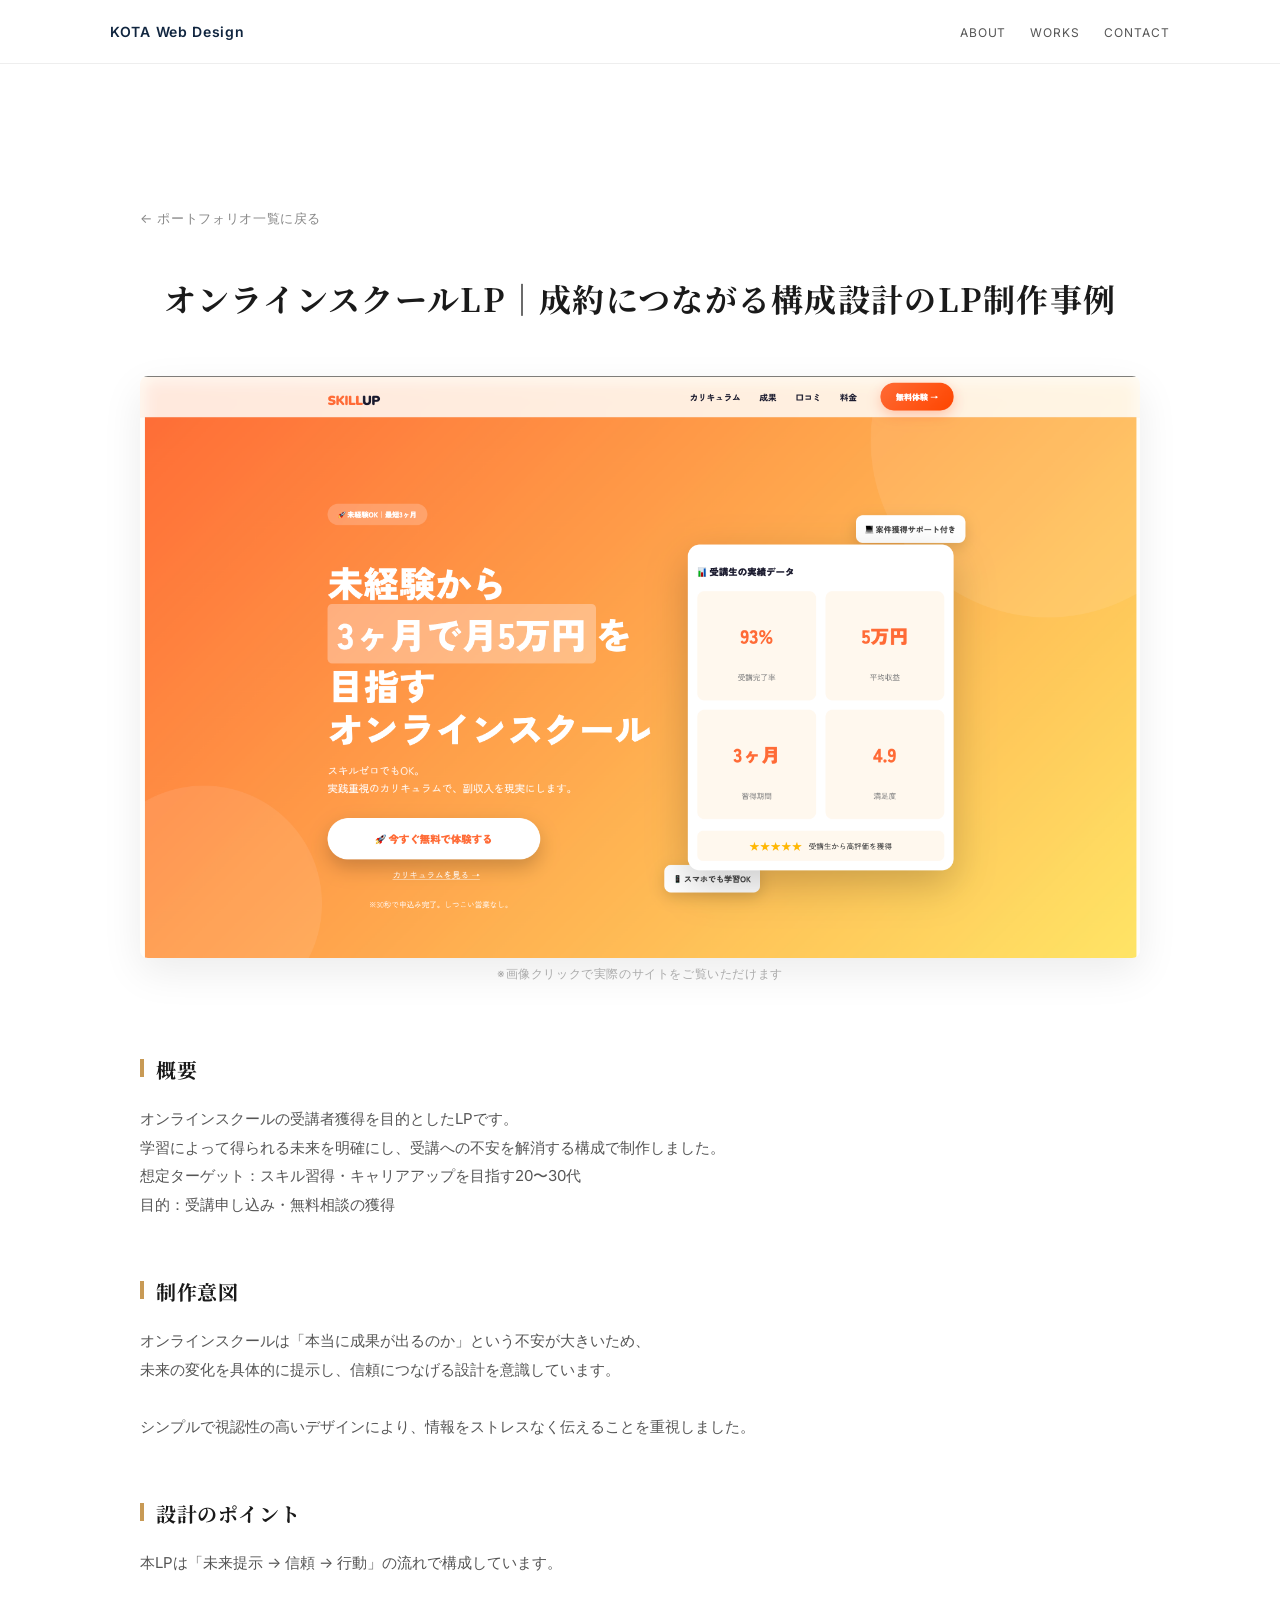
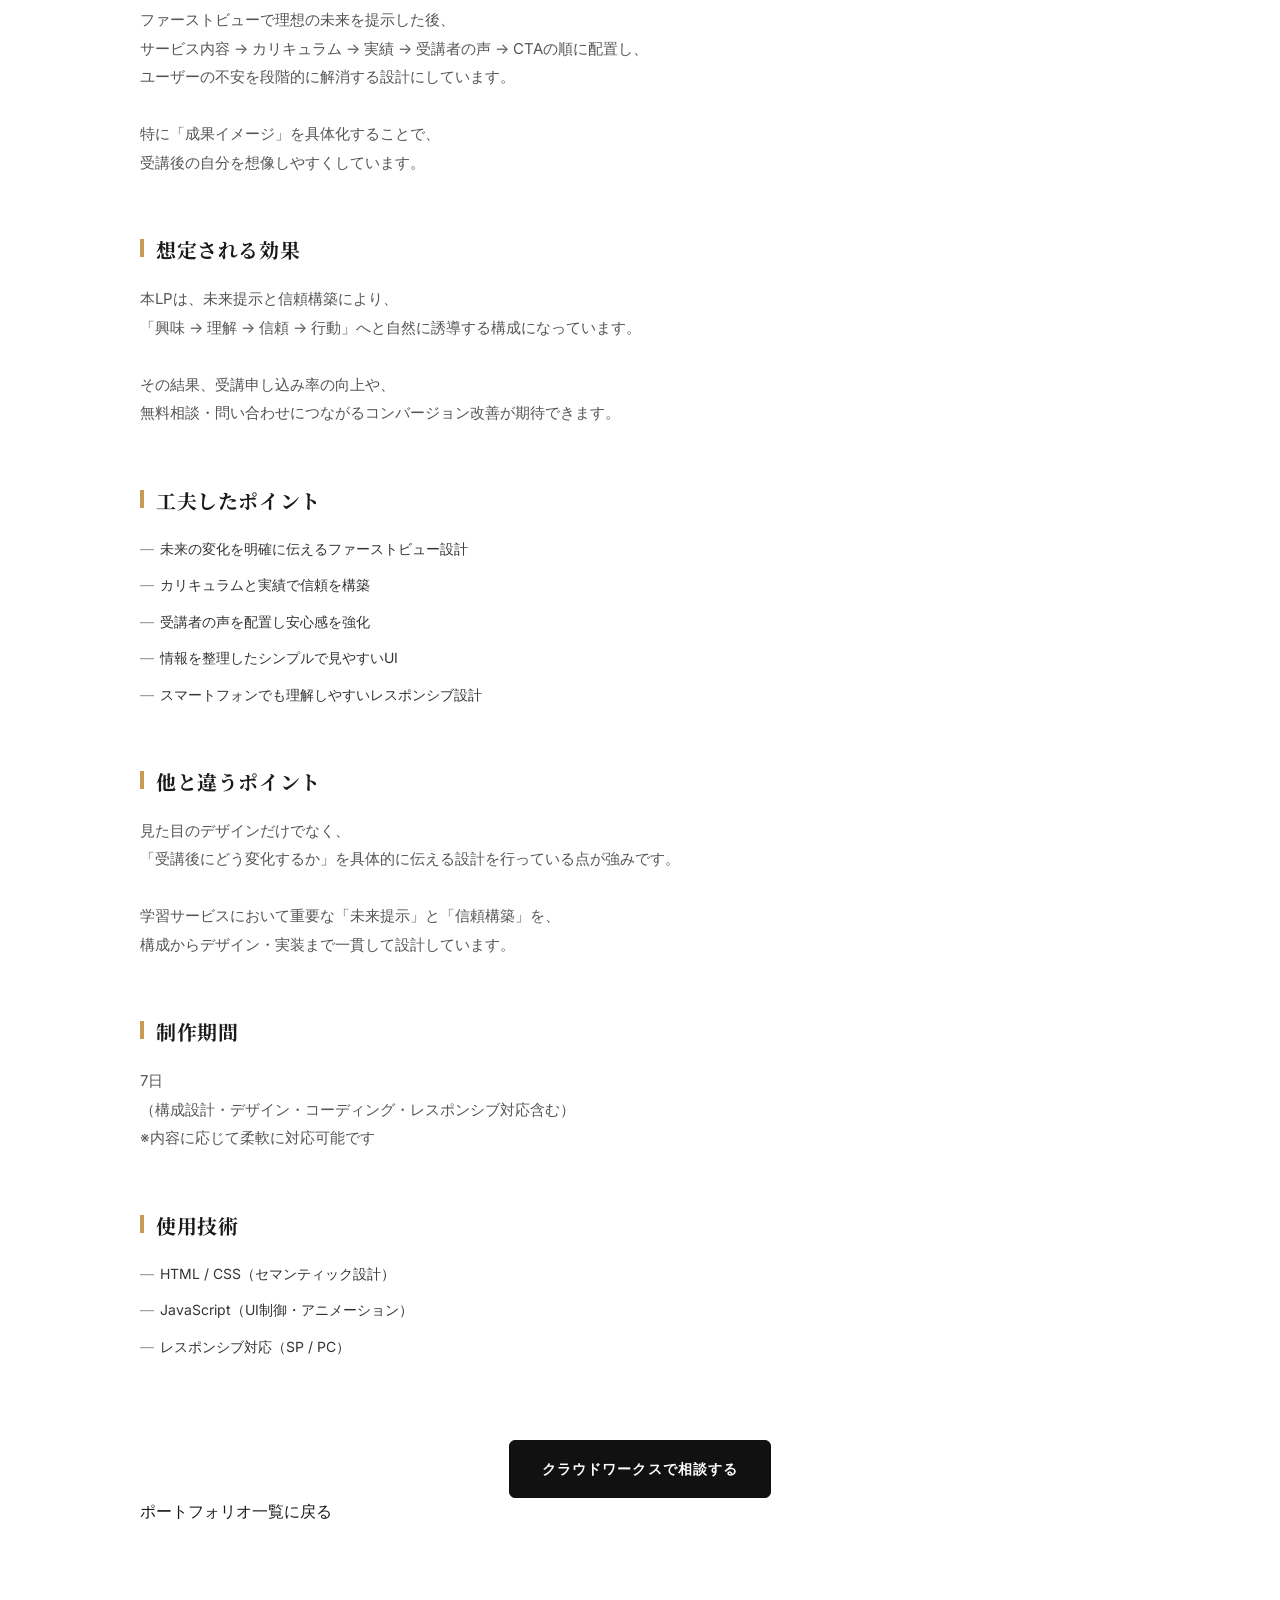
<file: lp-online-school.html>
<!DOCTYPE html>
<html lang="ja">
<head>
  <meta charset="UTF-8">
  <meta name="viewport" content="width=device-width, initial-scale=1.0">

  <!-- SEO -->
  <title>オンラインスクールLP制作実績 | KOTA Web Design</title>
  <meta name="description" content="成約につながる構成設計を重視したオンラインスクールLPの制作実績。信頼構築と成果訴求を意識したデザイン・コーディング事例を紹介しています。">

  <!-- OGP -->
  <meta property="og:title" content="オンラインスクールLP制作実績 | KOTA Web Design">
  <meta property="og:description" content="構成設計と信頼構築で成約につなげるオンラインスクールLPの制作事例。">
  <meta property="og:type" content="article">
  <meta property="og:url" content="https://kota-web-design.github.io/lp-online-school.html">
  <meta property="og:image" content="https://kota-web-design.github.io/img/lp-school.jpg">

  <!-- favicon -->
 <link rel="icon" href="img/favicon.ico" sizes="64x64" type="image/x-icon">

  <!-- CSS -->
  <link rel="stylesheet" href="style.css">

  <!-- フォント -->
  <link rel="preconnect" href="https://fonts.googleapis.com">
  <link rel="preconnect" href="https://fonts.gstatic.com" crossorigin>
  <link href="https://fonts.googleapis.com/css2?family=Inter:wght@300;400;500;600&family=Noto+Serif+JP:wght@400;500&display=swap" rel="stylesheet">
</head>

<body>

<!-- ================= HEADER ================= -->
<header class="header">
  <div class="header__inner">

    <!-- ロゴ -->
    <p class="header__logo">
      <a href="index.html">KOTA Web Design</a>
    </p>

    <!-- ハンバーガー -->
    <button class="header__toggle" aria-label="メニュー開閉">
      <span></span>
      <span></span>
      <span></span>
    </button>

    <!-- ナビ -->
    <nav class="header__nav" aria-label="グローバルナビゲーション">
      <ul>
        <li><a href="index.html#about">ABOUT</a></li>
        <li><a href="index.html#works">WORKS</a></li>
        <li><a href="index.html#contact">CONTACT</a></li>
      </ul>
    </nav>

  </div>
</header>

<!-- ================= MAIN ================= -->
<main>

<section class="work">

  <div class="work__inner">

            <div class="work__back">
  <a href="index.html">← ポートフォリオ一覧に戻る</a>
</div>

    <!-- タイトル -->
<h1 class="work__title">
  オンラインスクールLP｜成約につながる構成設計のLP制作事例
</h1>

    <!-- サムネ -->
    <div class="work__img">
      <a href="https://kota-web-design.github.io/online-school-lp/" target="_blank">
        <img src="img/lp-school.jpg" alt="オンラインスクールのLP制作事例" loading="lazy">
      </a>
      <p class="work__link-note">
        ※画像クリックで実際のサイトをご覧いただけます
      </p>
    </div>

    <!-- 概要 -->
<div class="work__block">
  <h2 class="work__heading">概要</h2>
  <p class="work__text">
    オンラインスクールの受講者獲得を目的としたLPです。<br>
    学習によって得られる未来を明確にし、受講への不安を解消する構成で制作しました。
  </p>

  <p>
    想定ターゲット：スキル習得・キャリアアップを目指す20〜30代<br>
    目的：受講申し込み・無料相談の獲得
  </p>
</div>

    <!-- 制作意図 -->
    <div class="work__block">
      <h2 class="work__heading">制作意図</h2>
      <p class="work__text">
        オンラインスクールは「本当に成果が出るのか」という不安が大きいため、<br>
        未来の変化を具体的に提示し、信頼につなげる設計を意識しています。<br><br>

        シンプルで視認性の高いデザインにより、情報をストレスなく伝えることを重視しました。
      </p>
    </div>

    <!-- 設計 -->
    <div class="work__block">
      <h2 class="work__heading">設計のポイント</h2>
      <p class="work__text">
        本LPは「未来提示 → 信頼 → 行動」の流れで構成しています。<br><br>

        ファーストビューで理想の未来を提示した後、<br>
        サービス内容 → カリキュラム → 実績 → 受講者の声 → CTAの順に配置し、<br>
        ユーザーの不安を段階的に解消する設計にしています。<br><br>

        特に「成果イメージ」を具体化することで、<br>
        受講後の自分を想像しやすくしています。
      </p>
    </div>

    <div class="work__block">
  <h2 class="work__heading">想定される効果</h2>
  <p class="work__text">
    本LPは、未来提示と信頼構築により、<br>
    「興味 → 理解 → 信頼 → 行動」へと自然に誘導する構成になっています。<br><br>

    その結果、受講申し込み率の向上や、<br>
    無料相談・問い合わせにつながるコンバージョン改善が期待できます。
  </p>
</div>

    <!-- 工夫 -->
    <div class="work__block">
      <h2 class="work__heading">工夫したポイント</h2>
      <ul class="work__list">
        <li>未来の変化を明確に伝えるファーストビュー設計</li>
        <li>カリキュラムと実績で信頼を構築</li>
        <li>受講者の声を配置し安心感を強化</li>
        <li>情報を整理したシンプルで見やすいUI</li>
        <li>スマートフォンでも理解しやすいレスポンシブ設計</li>
      </ul>
    </div>

    <!-- 差別化 -->
    <div class="work__block">
      <h2 class="work__heading">他と違うポイント</h2>
      <p class="work__text">
        見た目のデザインだけでなく、<br>
        「受講後にどう変化するか」を具体的に伝える設計を行っている点が強みです。<br><br>

        学習サービスにおいて重要な「未来提示」と「信頼構築」を、<br>
        構成からデザイン・実装まで一貫して設計しています。
      </p>
    </div>

    <!-- 制作期間 -->
    <div class="work__block">
      <h2 class="work__heading">制作期間</h2>
      <p class="work__text">
        7日<br>
        （構成設計・デザイン・コーディング・レスポンシブ対応含む）<br>
        <span class="work__note">※内容に応じて柔軟に対応可能です</span>
      </p>
    </div>

    <!-- 技術 -->
    <div class="work__block">
      <h2 class="work__heading">使用技術</h2>
      <ul class="work__list">
<li>HTML / CSS（セマンティック設計）</li>
<li>JavaScript（UI制御・アニメーション）</li>
<li>レスポンシブ対応（SP / PC）</li>
      </ul>
    </div>

    <!-- CTA -->
    <div class="work__cta">
      <a href="https://crowdworks.jp/public/employees/6791425?ref=login_header" target="_blank">
        クラウドワークスで相談する
      </a>
    </div>

                <div class="work__bottom-nav">
  <a href="index.html" class="work__back-btn">
    ポートフォリオ一覧に戻る
  </a>
</div>

  </div>

</section>

</main>
<script src="script.js"></script>
</body>
</html>
</file>
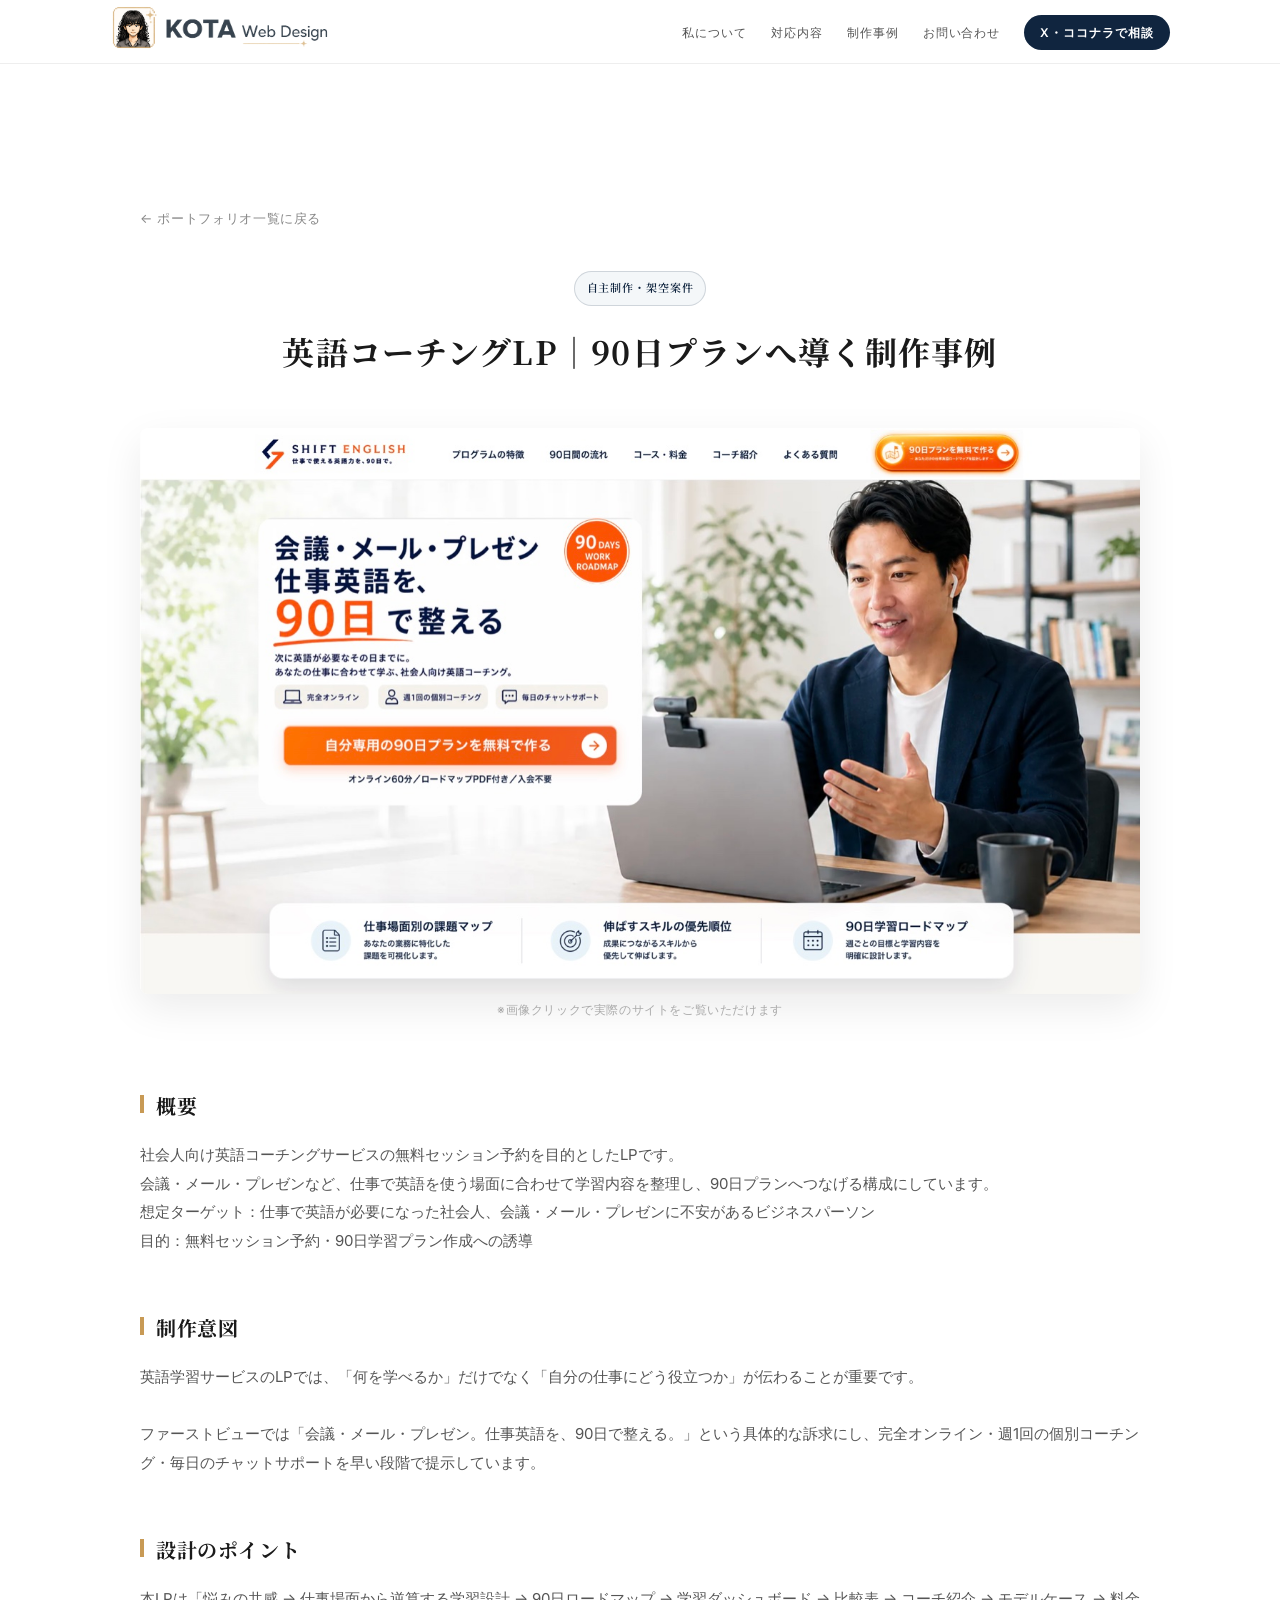
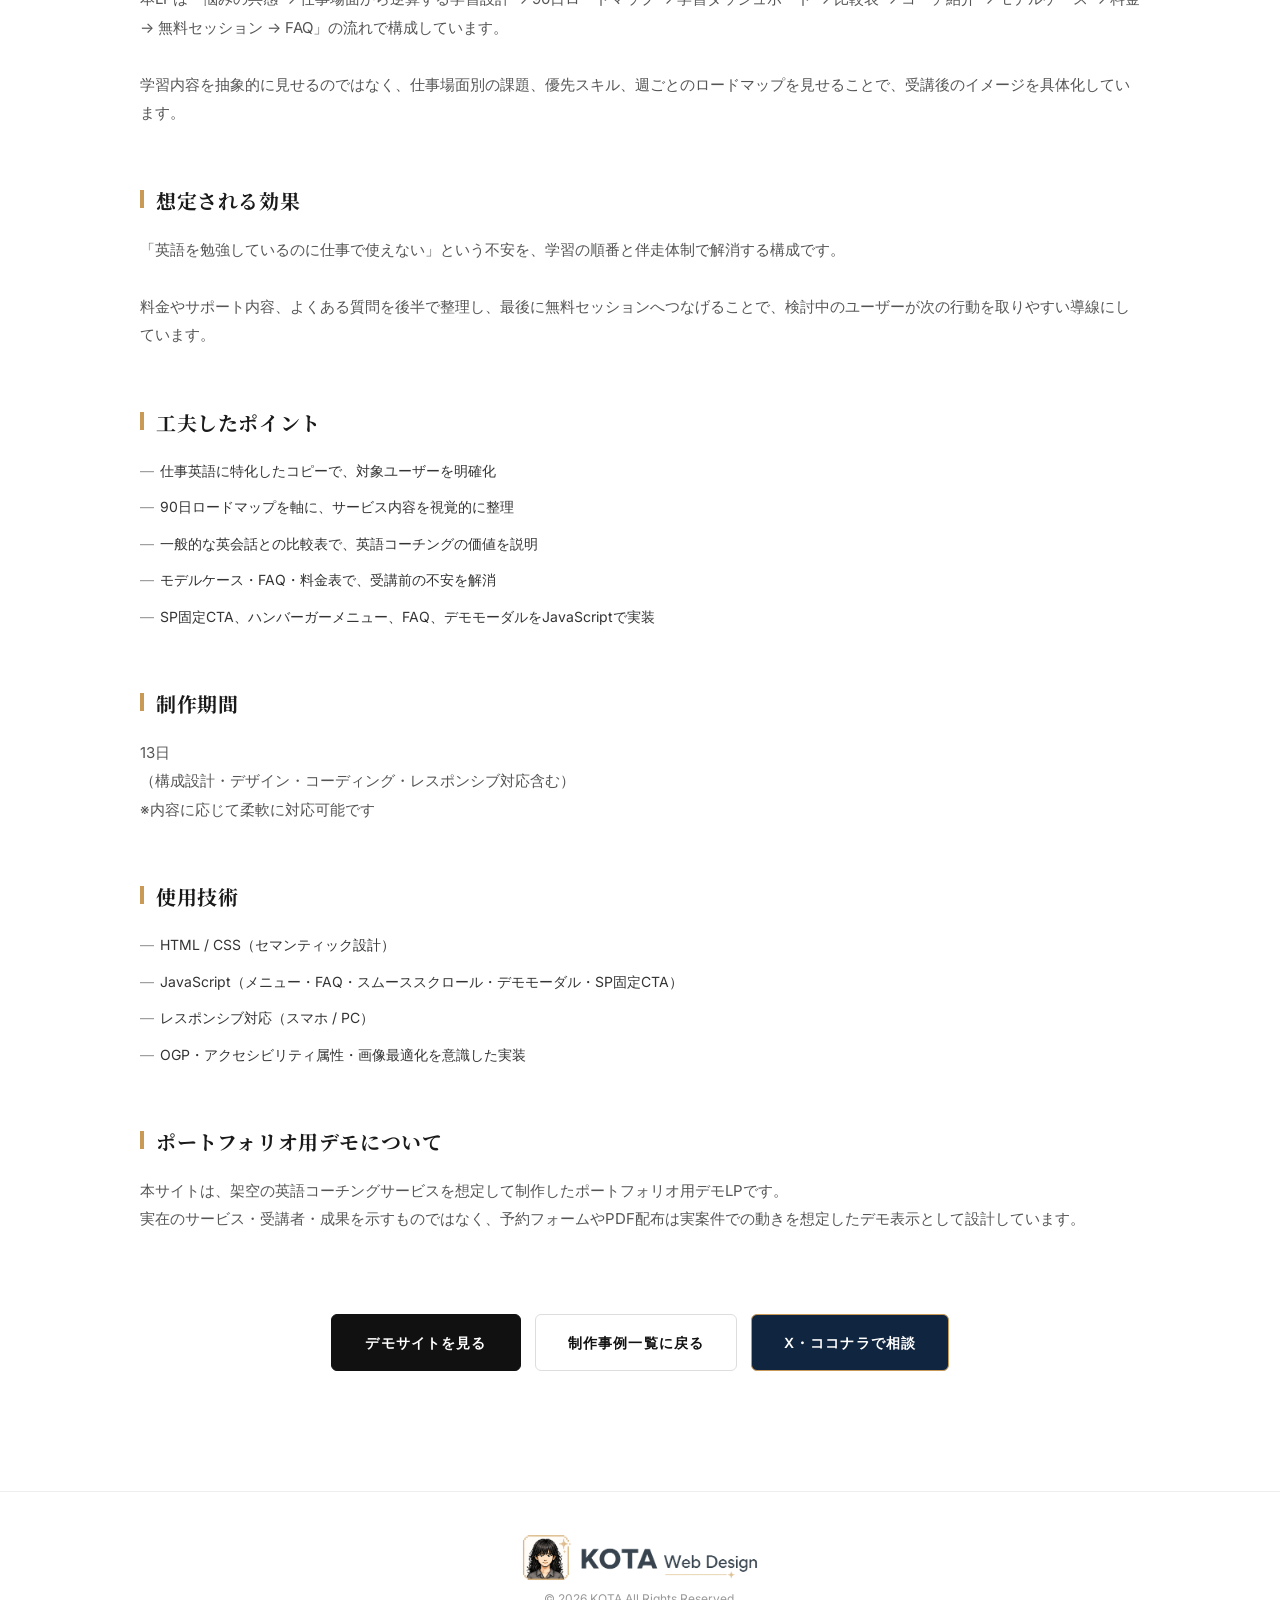
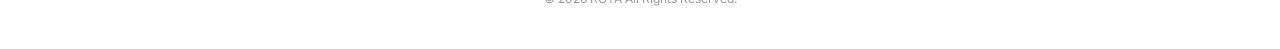
<file: lp-shift-english.html>
<!DOCTYPE html>
<html lang="ja">
<head>
  <meta charset="UTF-8">
  <meta name="viewport" content="width=device-width, initial-scale=1.0">

  <!-- SEO -->
  <title>英語コーチングLP制作実績 | SHIFT ENGLISH | KOTA Web Design</title>
  <meta name="description" content="社会人向け英語コーチングサービスの無料セッション予約につなげるLP制作実績。仕事場面別の課題整理、90日ロードマップ、料金・FAQ・予約導線を意識した制作事例です。">
  <link rel="canonical" href="https://kota-web-design.github.io/kota-web-design-portfolio/lp-shift-english.html">

  <!-- OGP -->
  <meta property="og:title" content="英語コーチングLP制作実績 | KOTA Web Design">
  <meta property="og:description" content="仕事で使う英語力を90日で整える、社会人向け英語コーチングLPの制作事例。">
  <meta property="og:type" content="article">
  <meta property="og:url" content="https://kota-web-design.github.io/kota-web-design-portfolio/lp-shift-english.html">
  <meta property="og:image" content="https://kota-web-design.github.io/kota-web-design-portfolio/img/lp-shift-english-20260717.jpg">

  <!-- favicon -->
  <link rel="icon" href="img/favicon.ico" sizes="64x64" type="image/x-icon">

  <!-- CSS -->
  <link rel="stylesheet" href="style.css?v=20260722-8">

  <!-- フォント -->
  <link rel="preconnect" href="https://fonts.googleapis.com">
  <link rel="preconnect" href="https://fonts.gstatic.com" crossorigin>
  <link href="https://fonts.googleapis.com/css2?family=Inter:wght@300;400;500;600&family=Noto+Serif+JP:wght@400;500&display=swap" rel="stylesheet">
</head>

<body>

<!-- ================= HEADER ================= -->
<header class="header">
  <div class="header__inner">
    <p class="header__logo">
      <a href="index.html" aria-label="KOTA Web Design トップページ"><picture class="header__brand-picture"><source media="(max-width: 768px)" srcset="img/kota-logo-sp.png"><img src="img/kota-logo-wordmark.png" alt="" width="1200" height="254"></picture><span class="header__brand-label">KOTA Web Design</span></a>
    </p>

    <button class="header__toggle" type="button" aria-label="メニューを開く" aria-expanded="false" aria-controls="globalNav">
      <span></span>
      <span></span>
      <span></span>
    </button>

    <nav class="header__nav" id="globalNav" aria-label="グローバルナビゲーション">
      <ul>
        <li><a href="index.html#about">私について</a></li>
        <li><a href="index.html#service">対応内容</a></li>
        <li><a href="index.html#works">制作事例</a></li>
        <li><a href="index.html#contact">お問い合わせ</a></li>
        <li class="header__cta-item"><a class="header__cta-link" href="index.html#contact">X・ココナラで相談</a></li>
      </ul>
    </nav>
  </div>
</header>

<!-- ================= MAIN ================= -->
<main>
  <section class="work">
    <div class="work__inner">
      <div class="work__back">
        <a href="index.html">← ポートフォリオ一覧に戻る</a>
      </div>

      <p class="work__badge">自主制作・架空案件</p>

      <h1 class="work__title">
        英語コーチングLP｜90日プランへ導く制作事例
      </h1>

      <div class="work__img">
        <a href="https://kota-web-design.github.io/shift-english-coaching-lp/" target="_blank" rel="noopener noreferrer">
          <img src="img/lp-shift-english-20260717.jpg" alt="英語コーチングLP SHIFT ENGLISHの制作事例" width="1400" height="792" loading="lazy">
        </a>
        <p class="work__link-note">
          ※画像クリックで実際のサイトをご覧いただけます
        </p>
      </div>

      <div class="work__block">
        <h2 class="work__heading">概要</h2>
        <p class="work__text">
          社会人向け英語コーチングサービスの無料セッション予約を目的としたLPです。<br>
          会議・メール・プレゼンなど、仕事で英語を使う場面に合わせて学習内容を整理し、90日プランへつなげる構成にしています。
        </p>

        <p>
          想定ターゲット：仕事で英語が必要になった社会人、会議・メール・プレゼンに不安があるビジネスパーソン<br>
          目的：無料セッション予約・90日学習プラン作成への誘導
        </p>
      </div>

      <div class="work__block">
        <h2 class="work__heading">制作意図</h2>
        <p class="work__text">
          英語学習サービスのLPでは、「何を学べるか」だけでなく「自分の仕事にどう役立つか」が伝わることが重要です。<br><br>
          ファーストビューでは「会議・メール・プレゼン。仕事英語を、90日で整える。」という具体的な訴求にし、完全オンライン・週1回の個別コーチング・毎日のチャットサポートを早い段階で提示しています。
        </p>
      </div>

      <div class="work__block">
        <h2 class="work__heading">設計のポイント</h2>
        <p class="work__text">
          本LPは「悩みの共感 → 仕事場面から逆算する学習設計 → 90日ロードマップ → 学習ダッシュボード → 比較表 → コーチ紹介 → モデルケース → 料金 → 無料セッション → FAQ」の流れで構成しています。<br><br>
          学習内容を抽象的に見せるのではなく、仕事場面別の課題、優先スキル、週ごとのロードマップを見せることで、受講後のイメージを具体化しています。
        </p>
      </div>

      <div class="work__block">
        <h2 class="work__heading">想定される効果</h2>
        <p class="work__text">
          「英語を勉強しているのに仕事で使えない」という不安を、学習の順番と伴走体制で解消する構成です。<br><br>
          料金やサポート内容、よくある質問を後半で整理し、最後に無料セッションへつなげることで、検討中のユーザーが次の行動を取りやすい導線にしています。
        </p>
      </div>

      <div class="work__block">
        <h2 class="work__heading">工夫したポイント</h2>
        <ul class="work__list">
          <li>仕事英語に特化したコピーで、対象ユーザーを明確化</li>
          <li>90日ロードマップを軸に、サービス内容を視覚的に整理</li>
          <li>一般的な英会話との比較表で、英語コーチングの価値を説明</li>
          <li>モデルケース・FAQ・料金表で、受講前の不安を解消</li>
          <li>SP固定CTA、ハンバーガーメニュー、FAQ、デモモーダルをJavaScriptで実装</li>
        </ul>
      </div>

      <div class="work__block">
        <h2 class="work__heading">制作期間</h2>
        <p class="work__text">
          13日<br>
          （構成設計・デザイン・コーディング・レスポンシブ対応含む）<br>
          <span class="work__note">※内容に応じて柔軟に対応可能です</span>
        </p>
      </div>

      <div class="work__block">
        <h2 class="work__heading">使用技術</h2>
        <ul class="work__list">
          <li>HTML / CSS（セマンティック設計）</li>
          <li>JavaScript（メニュー・FAQ・スムーススクロール・デモモーダル・SP固定CTA）</li>
          <li>レスポンシブ対応（スマホ / PC）</li>
          <li>OGP・アクセシビリティ属性・画像最適化を意識した実装</li>
        </ul>
      </div>

      <div class="work__block">
        <h2 class="work__heading">ポートフォリオ用デモについて</h2>
        <p class="work__text">
          本サイトは、架空の英語コーチングサービスを想定して制作したポートフォリオ用デモLPです。<br>
          実在のサービス・受講者・成果を示すものではなく、予約フォームやPDF配布は実案件での動きを想定したデモ表示として設計しています。
        </p>
      </div>

      <div class="work__cta" aria-label="制作事例の操作">
        <a href="https://kota-web-design.github.io/shift-english-coaching-lp/" target="_blank" rel="noopener noreferrer">
          デモサイトを見る
        </a>
        <a href="index.html#works" class="work__cta-secondary">制作事例一覧に戻る</a>
        <a href="index.html#contact" class="work__cta-contact">X・ココナラで相談</a>
      </div>
    </div>
  </section>
</main>

<footer class="footer">
  <div class="footer__inner">
    <p class="footer__name"><img src="img/kota-logo-wordmark.png" alt="KOTA Web Design" width="1200" height="254"></p>
    <p class="footer__copy">© 2026 KOTA All Rights Reserved.</p>
  </div>
</footer>

<script src="script.js?v=20260710-1"></script>
</body>
</html>
</file>
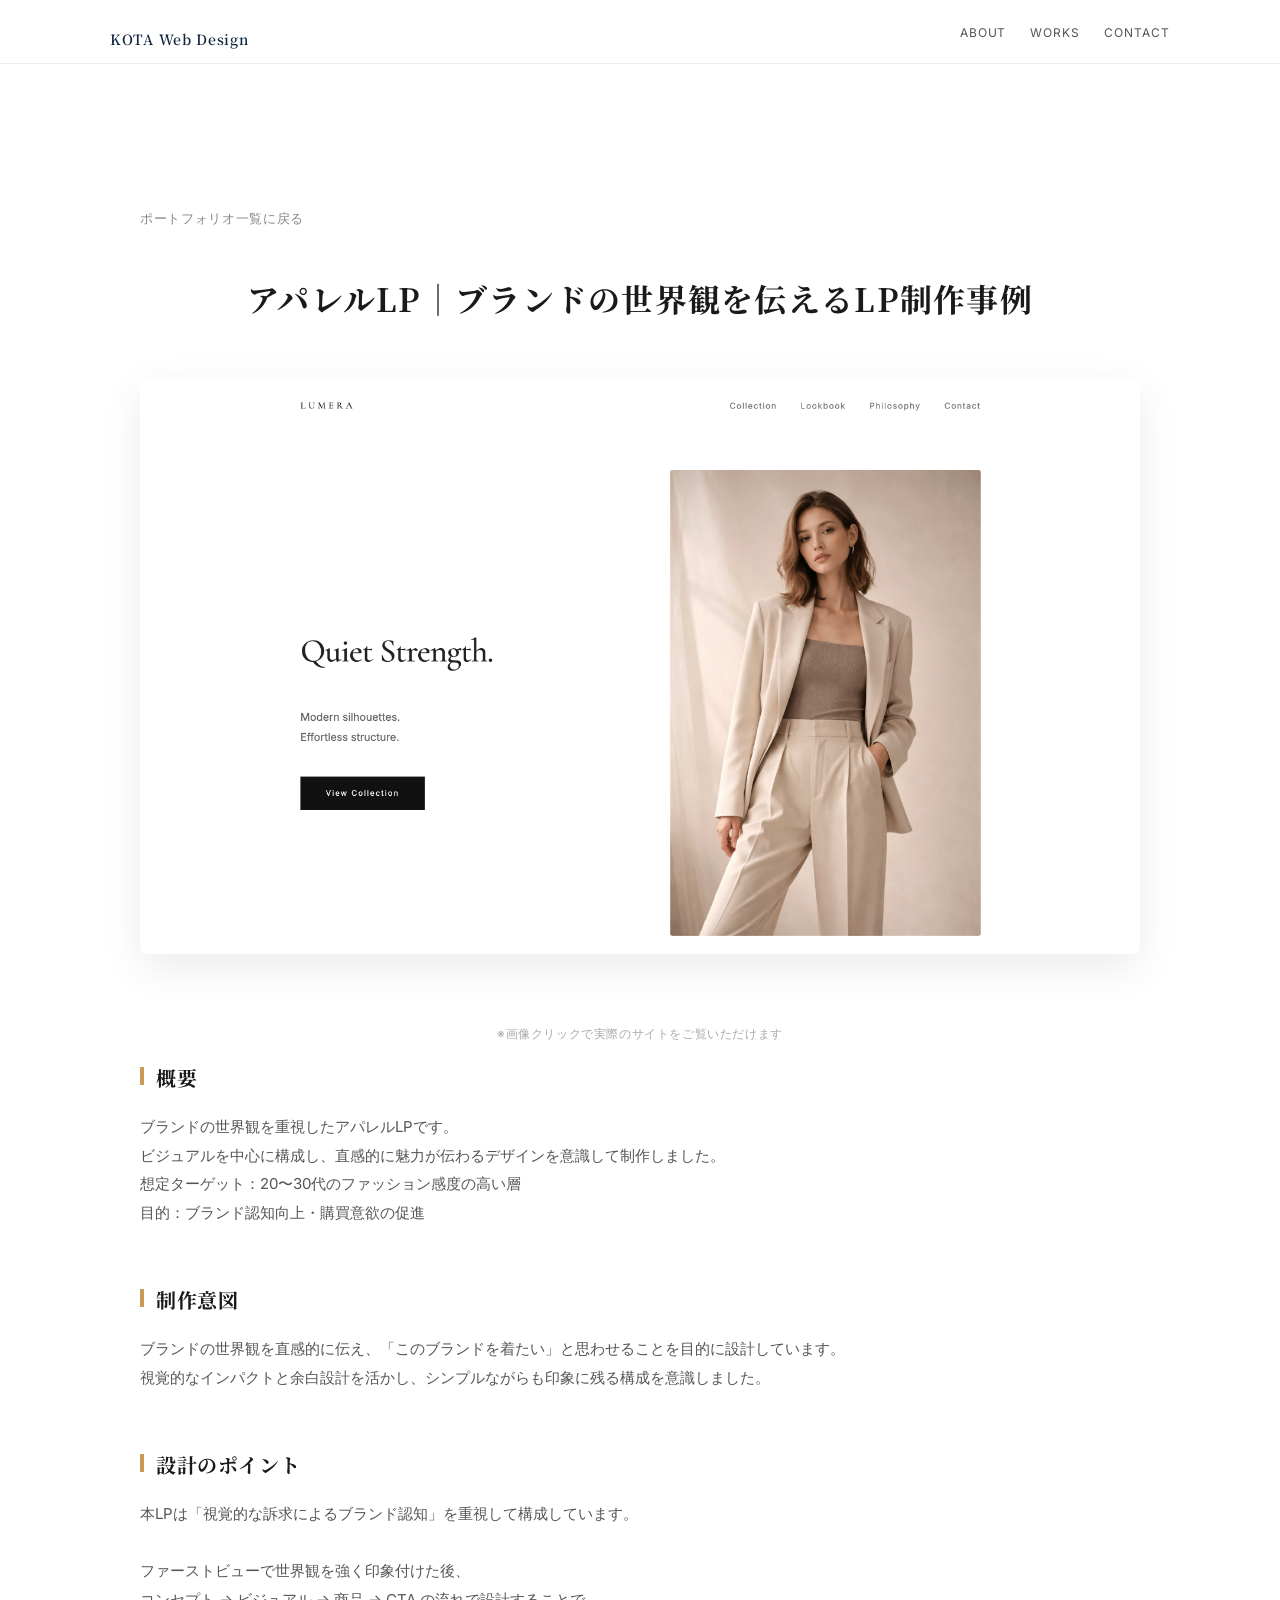
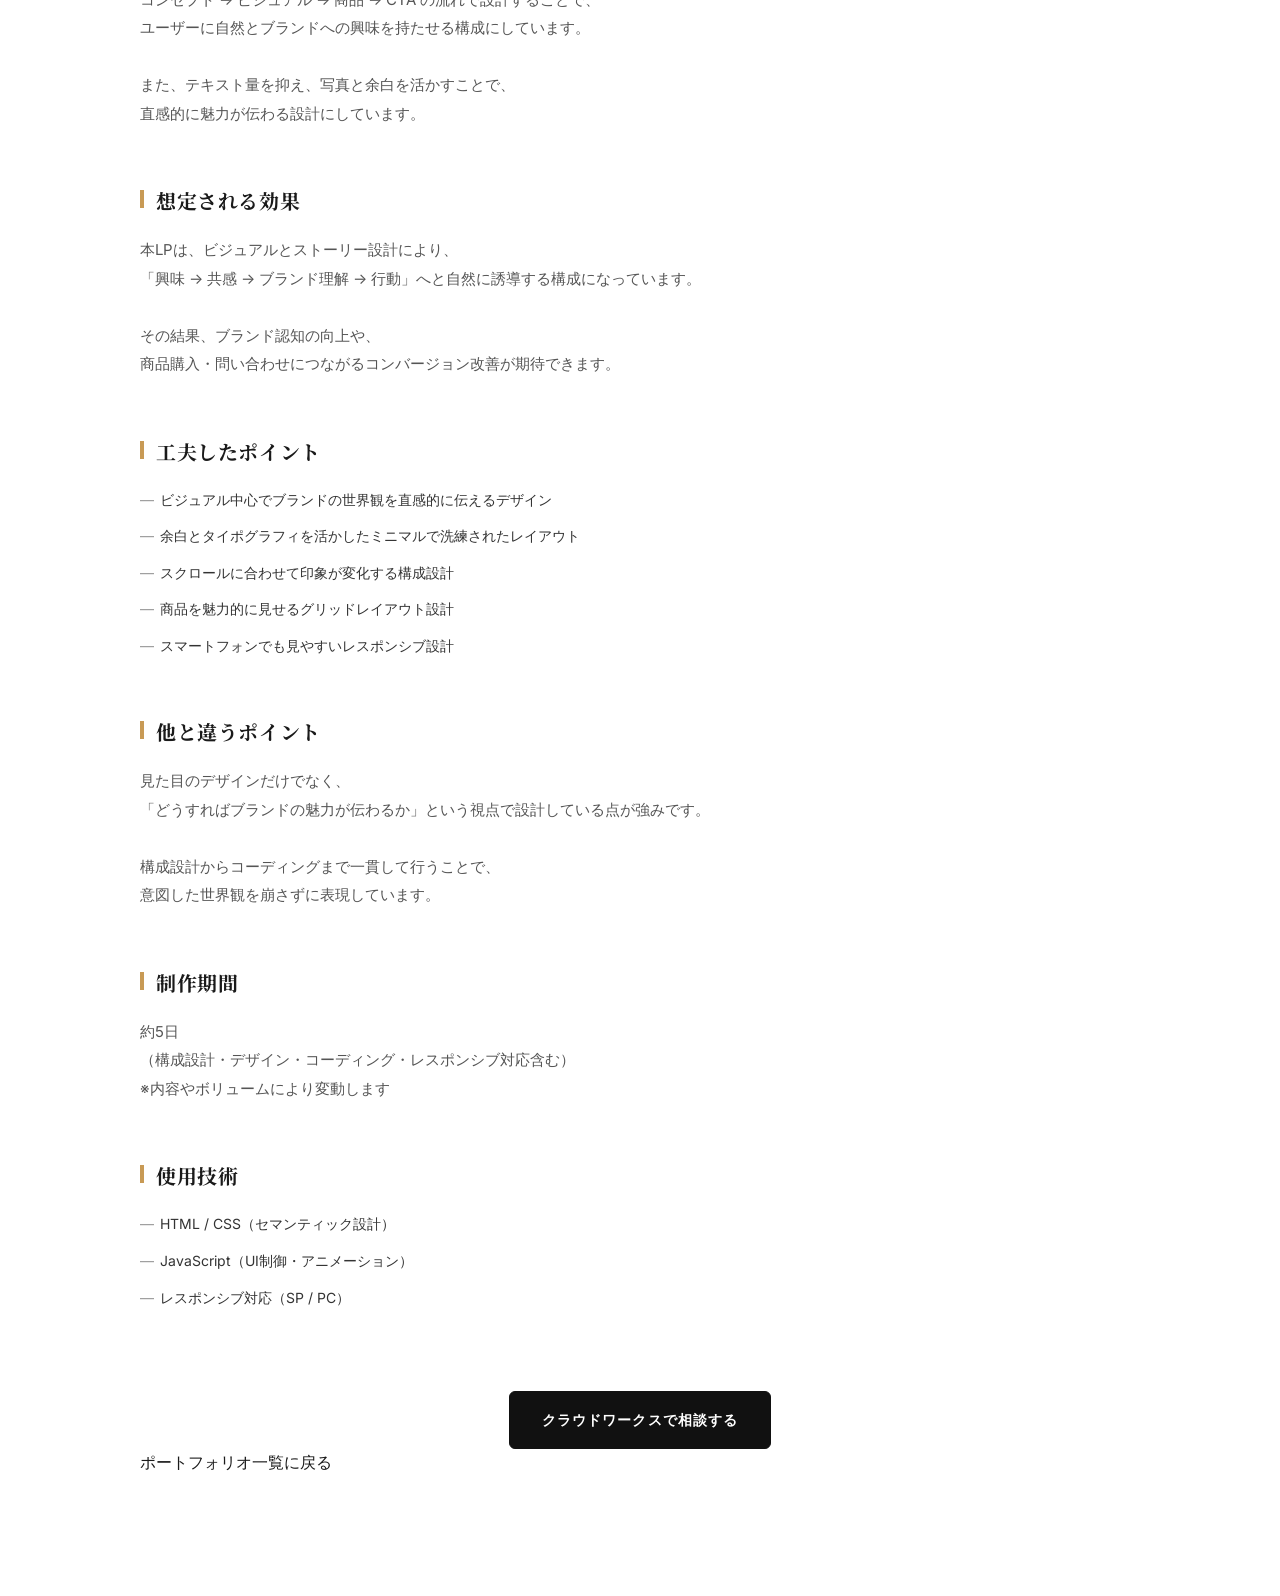
<file: work-apparel.html>
<!DOCTYPE html>
<html lang="ja">
<head>
  <meta charset="UTF-8">
  <meta name="viewport" content="width=device-width, initial-scale=1.0">

  <!-- SEO -->
  <title>アパレルLP制作実績 | KOTA Web Design</title>
  <meta name="description" content="ブランドの世界観を最大限に引き出すアパレルLPの制作実績。ビジュアル訴求と導線設計を両立したランディングページの事例です。">

  <!-- OGP -->
  <meta property="og:title" content="アパレルLP制作実績 | KOTA Web Design">
  <meta property="og:description" content="ブランドの魅力を最大化するアパレルLPの制作事例。世界観設計とユーザー導線を意識した構成を紹介。">
  <meta property="og:type" content="article">
  <meta property="og:url" content="https://kota-web-design.github.io/work-apparel.html">
  <meta property="og:image" content="https://kota-web-design.github.io/img/work-apparel.jpg">

  <!-- favicon -->
 <link rel="icon" href="img/favicon.ico" sizes="64x64" type="image/x-icon">

  <!-- CSS -->
  <link rel="stylesheet" href="style.css">

  <!-- フォント -->
  <link rel="preconnect" href="https://fonts.googleapis.com">
  <link rel="preconnect" href="https://fonts.gstatic.com" crossorigin>
  <link href="https://fonts.googleapis.com/css2?family=Inter:wght@300;400;500;600&family=Noto+Serif+JP:wght@400;500&display=swap" rel="stylesheet">
</head>

<body>

<header class="header">
  <div class="header__inner">

    <!-- ロゴ -->
    <h1 class="header__logo">
      <a href="index.html">KOTA Web Design</a>
    </h1>

    <!-- ハンバーガー -->
    <button class="header__toggle" aria-label="メニュー開閉">
      <span></span>
      <span></span>
      <span></span>
    </button>

    <!-- ナビ -->
    <nav class="header__nav" aria-label="グローバルナビゲーション">
      <ul>
        <li><a href="index.html#about">ABOUT</a></li>
        <li><a href="index.html#works">WORKS</a></li>
        <li><a href="index.html#contact">CONTACT</a></li>
      </ul>
    </nav>

  </div>
</header>

<!-- ================= MAIN ================= -->
<main>

<section class="work">

  <div class="work__inner">

    <!-- 戻る -->
    <div class="work__back">
      <a href="index.html">ポートフォリオ一覧に戻る</a>
    </div>

    <!-- タイトル -->
  <h1 class="work__title">
  アパレルLP｜ブランドの世界観を伝えるLP制作事例
</h1>

    <!-- サムネ -->
    <div class="work__img">
      <a href="https://kota-web-design.github.io/portfolio-apparel-lp/" target="_blank" rel="noopener noreferrer">
        <img src="img/work-apparel.jpg" alt="ブランドの世界観を表現したアパレルLP制作事例" loading="lazy">
      </a>
    </div>

    <p class="work__link-note">
      ※画像クリックで実際のサイトをご覧いただけます
    </p>

    <!-- 概要 -->
 <div class="work__block">
  <h2 class="work__heading">概要</h2>
  <p>
    ブランドの世界観を重視したアパレルLPです。<br>
    ビジュアルを中心に構成し、直感的に魅力が伝わるデザインを意識して制作しました。
  </p>

  <p>
    想定ターゲット：20〜30代のファッション感度の高い層<br>
    目的：ブランド認知向上・購買意欲の促進
  </p>
</div>

    <!-- 制作意図 -->
    <div class="work__block">
      <h2 class="work__heading">制作意図</h2>
      <p>
        ブランドの世界観を直感的に伝え、「このブランドを着たい」と思わせることを目的に設計しています。<br>
        視覚的なインパクトと余白設計を活かし、シンプルながらも印象に残る構成を意識しました。
      </p>
    </div>

    <!-- 設計 -->
    <div class="work__block">
      <h2 class="work__heading">設計のポイント</h2>
      <p>
        本LPは「視覚的な訴求によるブランド認知」を重視して構成しています。<br><br>

        ファーストビューで世界観を強く印象付けた後、<br>
        コンセプト → ビジュアル → 商品 → CTA の流れで設計することで、<br>
        ユーザーに自然とブランドへの興味を持たせる構成にしています。<br><br>

        また、テキスト量を抑え、写真と余白を活かすことで、<br>
        直感的に魅力が伝わる設計にしています。
      </p>
    </div>

    <div class="work__block">
  <h2 class="work__heading">想定される効果</h2>
  <p>
    本LPは、ビジュアルとストーリー設計により、<br>
    「興味 → 共感 → ブランド理解 → 行動」へと自然に誘導する構成になっています。<br><br>

    その結果、ブランド認知の向上や、<br>
    商品購入・問い合わせにつながるコンバージョン改善が期待できます。
  </p>
</div>

    <!-- 工夫 -->
    <div class="work__block">
      <h2 class="work__heading">工夫したポイント</h2>
      <ul class="work__list">
        <li>ビジュアル中心でブランドの世界観を直感的に伝えるデザイン</li>
        <li>余白とタイポグラフィを活かしたミニマルで洗練されたレイアウト</li>
        <li>スクロールに合わせて印象が変化する構成設計</li>
        <li>商品を魅力的に見せるグリッドレイアウト設計</li>
        <li>スマートフォンでも見やすいレスポンシブ設計</li>
      </ul>
    </div>

    <!-- 他と違う -->
    <div class="work__block">
      <h2 class="work__heading">他と違うポイント</h2>
      <p>
        見た目のデザインだけでなく、<br>
        「どうすればブランドの魅力が伝わるか」という視点で設計している点が強みです。<br><br>

        構成設計からコーディングまで一貫して行うことで、<br>
        意図した世界観を崩さずに表現しています。
      </p>
    </div>

    <!-- 制作期間 -->
    <div class="work__block">
      <h2 class="work__heading">制作期間</h2>
      <p>
        約5日<br>
        （構成設計・デザイン・コーディング・レスポンシブ対応含む）<br>
        ※内容やボリュームにより変動します
      </p>
    </div>

    <!-- 技術 -->
    <div class="work__block">
      <h2 class="work__heading">使用技術</h2>
      <ul class="work__list">
 <li>HTML / CSS（セマンティック設計）</li>
<li>JavaScript（UI制御・アニメーション）</li>
<li>レスポンシブ対応（SP / PC）</li>
      </ul>
    </div>

    <!-- CTA -->
    <div class="work__cta">
      <a href="https://crowdworks.jp/public/employees/6791425?ref=login_header" target="_blank">
        クラウドワークスで相談する
      </a>
    </div>

    <!-- 下戻る -->
    <div class="work__bottom-nav">
      <a href="index.html">ポートフォリオ一覧に戻る</a>
    </div>

  </div>

</section>
</main>
<script src="script.js"></script>
</body>
</html>
</file>
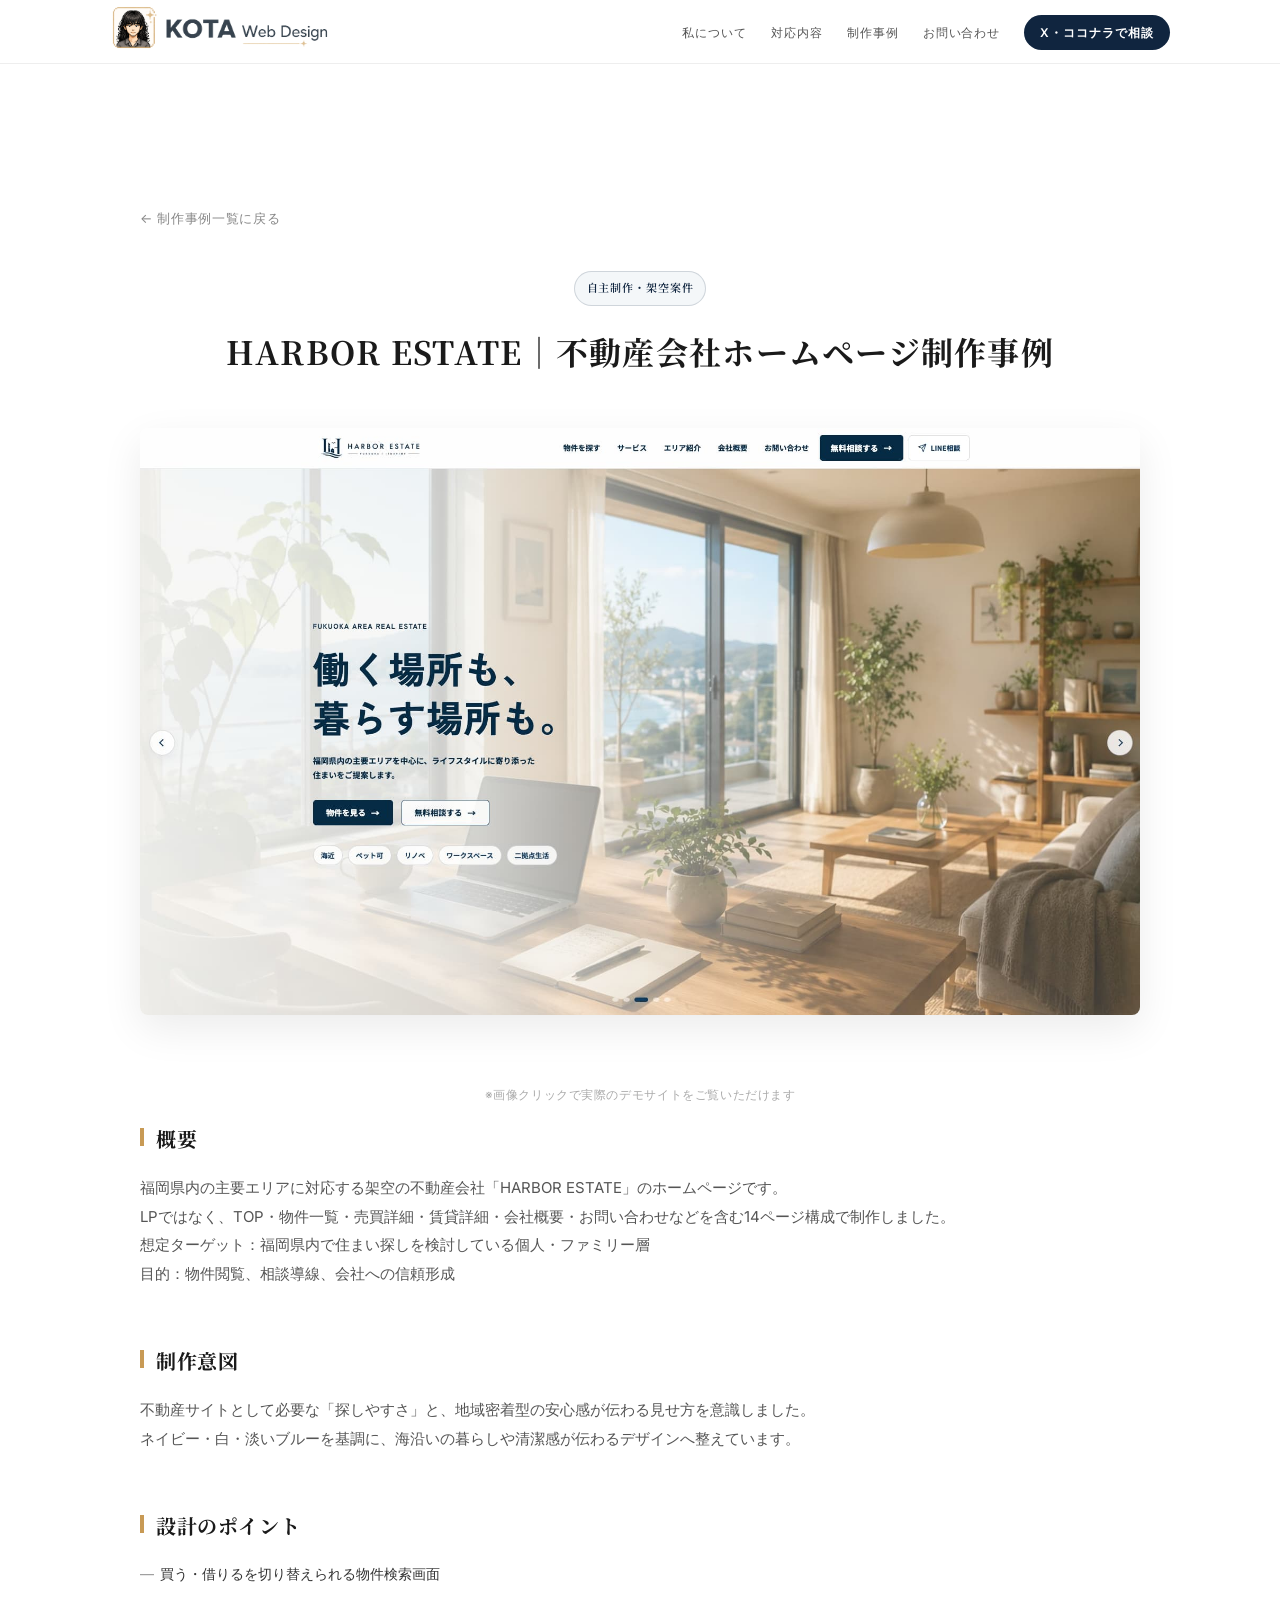
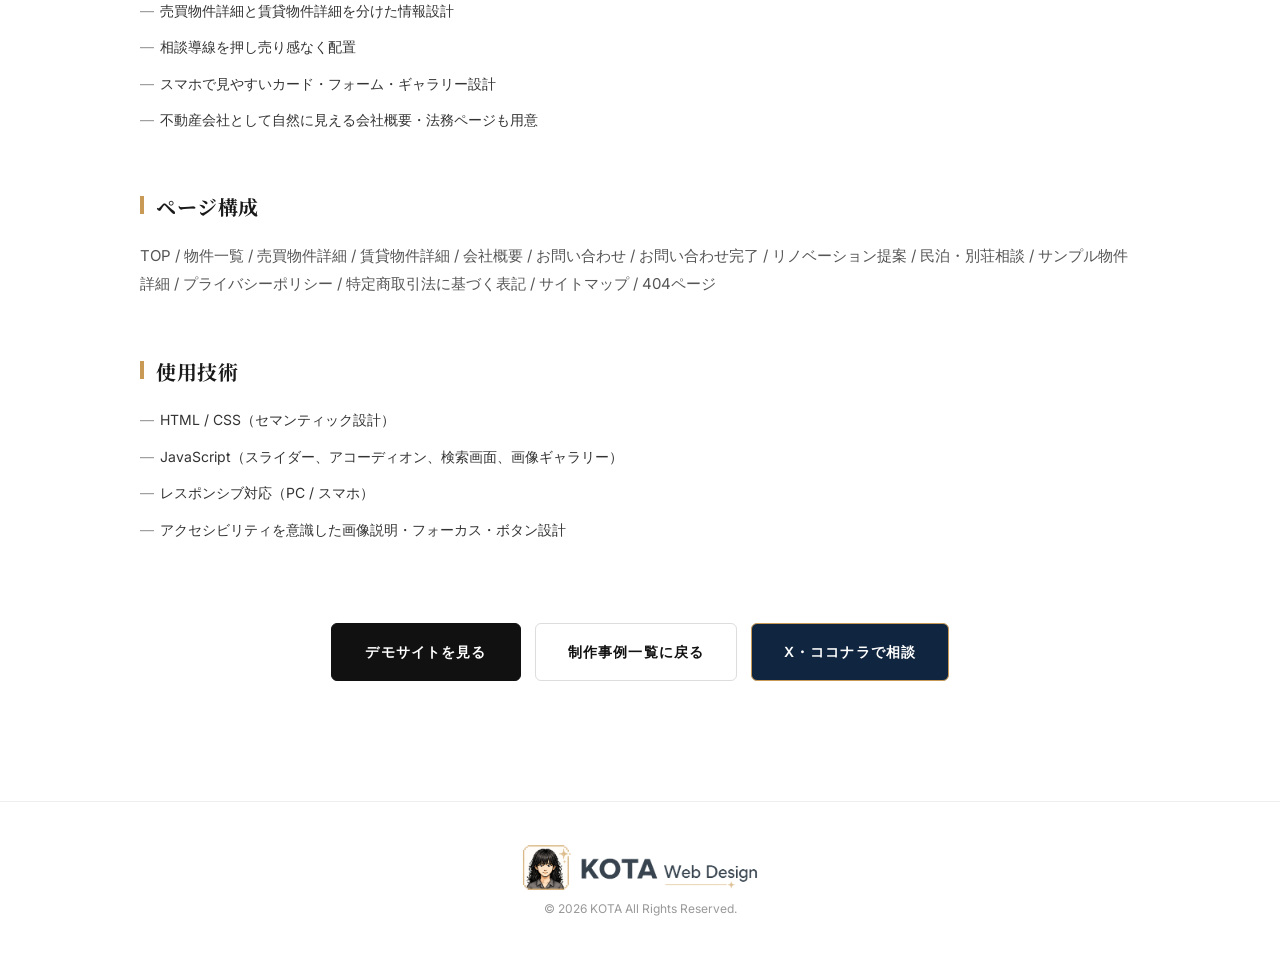
<file: work-harbor-estate.html>
<!DOCTYPE html>
<html lang="ja">
<head>
  <meta charset="UTF-8">
  <meta name="viewport" content="width=device-width, initial-scale=1.0">

  <!-- SEO -->
  <title>不動産会社ホームページ制作実績 | HARBOR ESTATE | KOTA Web Design</title>
  <meta name="description" content="架空の不動産会社HARBOR ESTATEのホームページ制作実績。14ページ構成、物件検索画面、売買・賃貸詳細、レスポンシブ対応まで実案件を想定して制作しました。">
  <link rel="canonical" href="https://kota-web-design.github.io/kota-web-design-portfolio/work-harbor-estate.html">

  <!-- OGP -->
  <meta property="og:title" content="不動産会社ホームページ制作実績 | KOTA Web Design">
  <meta property="og:description" content="14ページ構成の不動産会社ホームページ制作実績。物件検索画面、売買・賃貸詳細、レスポンシブ対応まで実案件を想定して制作。">
  <meta property="og:type" content="article">
  <meta property="og:url" content="https://kota-web-design.github.io/kota-web-design-portfolio/work-harbor-estate.html">
  <meta property="og:image" content="https://kota-web-design.github.io/kota-web-design-portfolio/img/harbor-estate.jpg">

  <!-- favicon -->
  <link rel="icon" href="img/favicon.ico" sizes="64x64" type="image/x-icon">

  <!-- CSS -->
  <link rel="stylesheet" href="style.css?v=20260722-8">

  <!-- フォント -->
  <link rel="preconnect" href="https://fonts.googleapis.com">
  <link rel="preconnect" href="https://fonts.gstatic.com" crossorigin>
  <link href="https://fonts.googleapis.com/css2?family=Inter:wght@300;400;500;600&family=Noto+Serif+JP:wght@400;500&display=swap" rel="stylesheet">
</head>

<body>

<header class="header">
  <div class="header__inner">

    <!-- ロゴ -->
    <p class="header__logo">
      <a href="index.html" aria-label="KOTA Web Design トップページ"><picture class="header__brand-picture"><source media="(max-width: 768px)" srcset="img/kota-logo-sp.png"><img src="img/kota-logo-wordmark.png" alt="" width="1200" height="254"></picture><span class="header__brand-label">KOTA Web Design</span></a>
    </p>

    <!-- ハンバーガー -->
    <button class="header__toggle" type="button" aria-label="メニューを開く" aria-expanded="false" aria-controls="globalNav">
      <span></span>
      <span></span>
      <span></span>
    </button>

    <!-- ナビ -->
    <nav class="header__nav" id="globalNav" aria-label="グローバルナビゲーション">
      <ul>
        <li><a href="index.html#about">私について</a></li>
        <li><a href="index.html#service">対応内容</a></li>
        <li><a href="index.html#works">制作事例</a></li>
        <li><a href="index.html#contact">お問い合わせ</a></li>
        <li class="header__cta-item"><a class="header__cta-link" href="index.html#contact">X・ココナラで相談</a></li>
      </ul>
    </nav>

  </div>
</header>

<!-- Main -->
<main>

<section class="work">
  <div class="work__inner">

    <div class="work__back">
      <a href="index.html#works">← 制作事例一覧に戻る</a>
    </div>

    <p class="work__badge">自主制作・架空案件</p>

    <!-- タイトル -->
    <h1 class="work__title">
      HARBOR ESTATE｜不動産会社ホームページ制作事例
    </h1>

    <!-- サムネイル -->
    <div class="work__img">
      <a href="https://kota-web-design.github.io/harbor-estate-demo/" target="_blank" rel="noopener noreferrer">
        <img src="img/harbor-estate.jpg" alt="不動産会社ホームページ HARBOR ESTATEのトップページ制作事例" width="1889" height="1108" loading="lazy">
      </a>
    </div>

    <p class="work__link-note">
      ※画像クリックで実際のデモサイトをご覧いただけます
    </p>

    <!-- 概要 -->
    <div class="work__block">
      <h2 class="work__heading">概要</h2>
      <p>
        福岡県内の主要エリアに対応する架空の不動産会社「HARBOR ESTATE」のホームページです。<br>
        LPではなく、TOP・物件一覧・売買詳細・賃貸詳細・会社概要・お問い合わせなどを含む14ページ構成で制作しました。
      </p>
      <p>
        想定ターゲット：福岡県内で住まい探しを検討している個人・ファミリー層<br>
        目的：物件閲覧、相談導線、会社への信頼形成
      </p>
    </div>

    <!-- 制作意図 -->
    <div class="work__block">
      <h2 class="work__heading">制作意図</h2>
      <p>
        不動産サイトとして必要な「探しやすさ」と、地域密着型の安心感が伝わる見せ方を意識しました。<br>
        ネイビー・白・淡いブルーを基調に、海沿いの暮らしや清潔感が伝わるデザインへ整えています。
      </p>
    </div>

    <!-- 設計 -->
    <div class="work__block">
      <h2 class="work__heading">設計のポイント</h2>
      <ul class="work__list">
        <li>買う・借りるを切り替えられる物件検索画面</li>
        <li>売買物件詳細と賃貸物件詳細を分けた情報設計</li>
        <li>相談導線を押し売り感なく配置</li>
        <li>スマホで見やすいカード・フォーム・ギャラリー設計</li>
        <li>不動産会社として自然に見える会社概要・法務ページも用意</li>
      </ul>
    </div>

    <!-- ページ構成 -->
    <div class="work__block">
      <h2 class="work__heading">ページ構成</h2>
      <p>
        TOP / 物件一覧 / 売買物件詳細 / 賃貸物件詳細 / 会社概要 / お問い合わせ / お問い合わせ完了 /
        リノベーション提案 / 民泊・別荘相談 / サンプル物件詳細 / プライバシーポリシー /
        特定商取引法に基づく表記 / サイトマップ / 404ページ
      </p>
    </div>

    <!-- 技術 -->
    <div class="work__block">
      <h2 class="work__heading">使用技術</h2>
      <ul class="work__list">
        <li>HTML / CSS（セマンティック設計）</li>
        <li>JavaScript（スライダー、アコーディオン、検索画面、画像ギャラリー）</li>
        <li>レスポンシブ対応（PC / スマホ）</li>
        <li>アクセシビリティを意識した画像説明・フォーカス・ボタン設計</li>
      </ul>
    </div>

    <!-- デモサイト導線 -->
    <div class="work__cta" aria-label="制作事例の操作">
      <a href="https://kota-web-design.github.io/harbor-estate-demo/" target="_blank" rel="noopener noreferrer">
        デモサイトを見る
      </a>
      <a href="index.html#works" class="work__cta-secondary">制作事例一覧に戻る</a>
      <a href="index.html#contact" class="work__cta-contact">X・ココナラで相談</a>
    </div>

  </div>
</section>

</main>

<footer class="footer">
  <div class="footer__inner">
    <p class="footer__name"><img src="img/kota-logo-wordmark.png" alt="KOTA Web Design" width="1200" height="254"></p>
    <p class="footer__copy">© 2026 KOTA All Rights Reserved.</p>
  </div>
</footer>

<script src="script.js?v=20260710-1"></script>
</body>
</html>
</file>
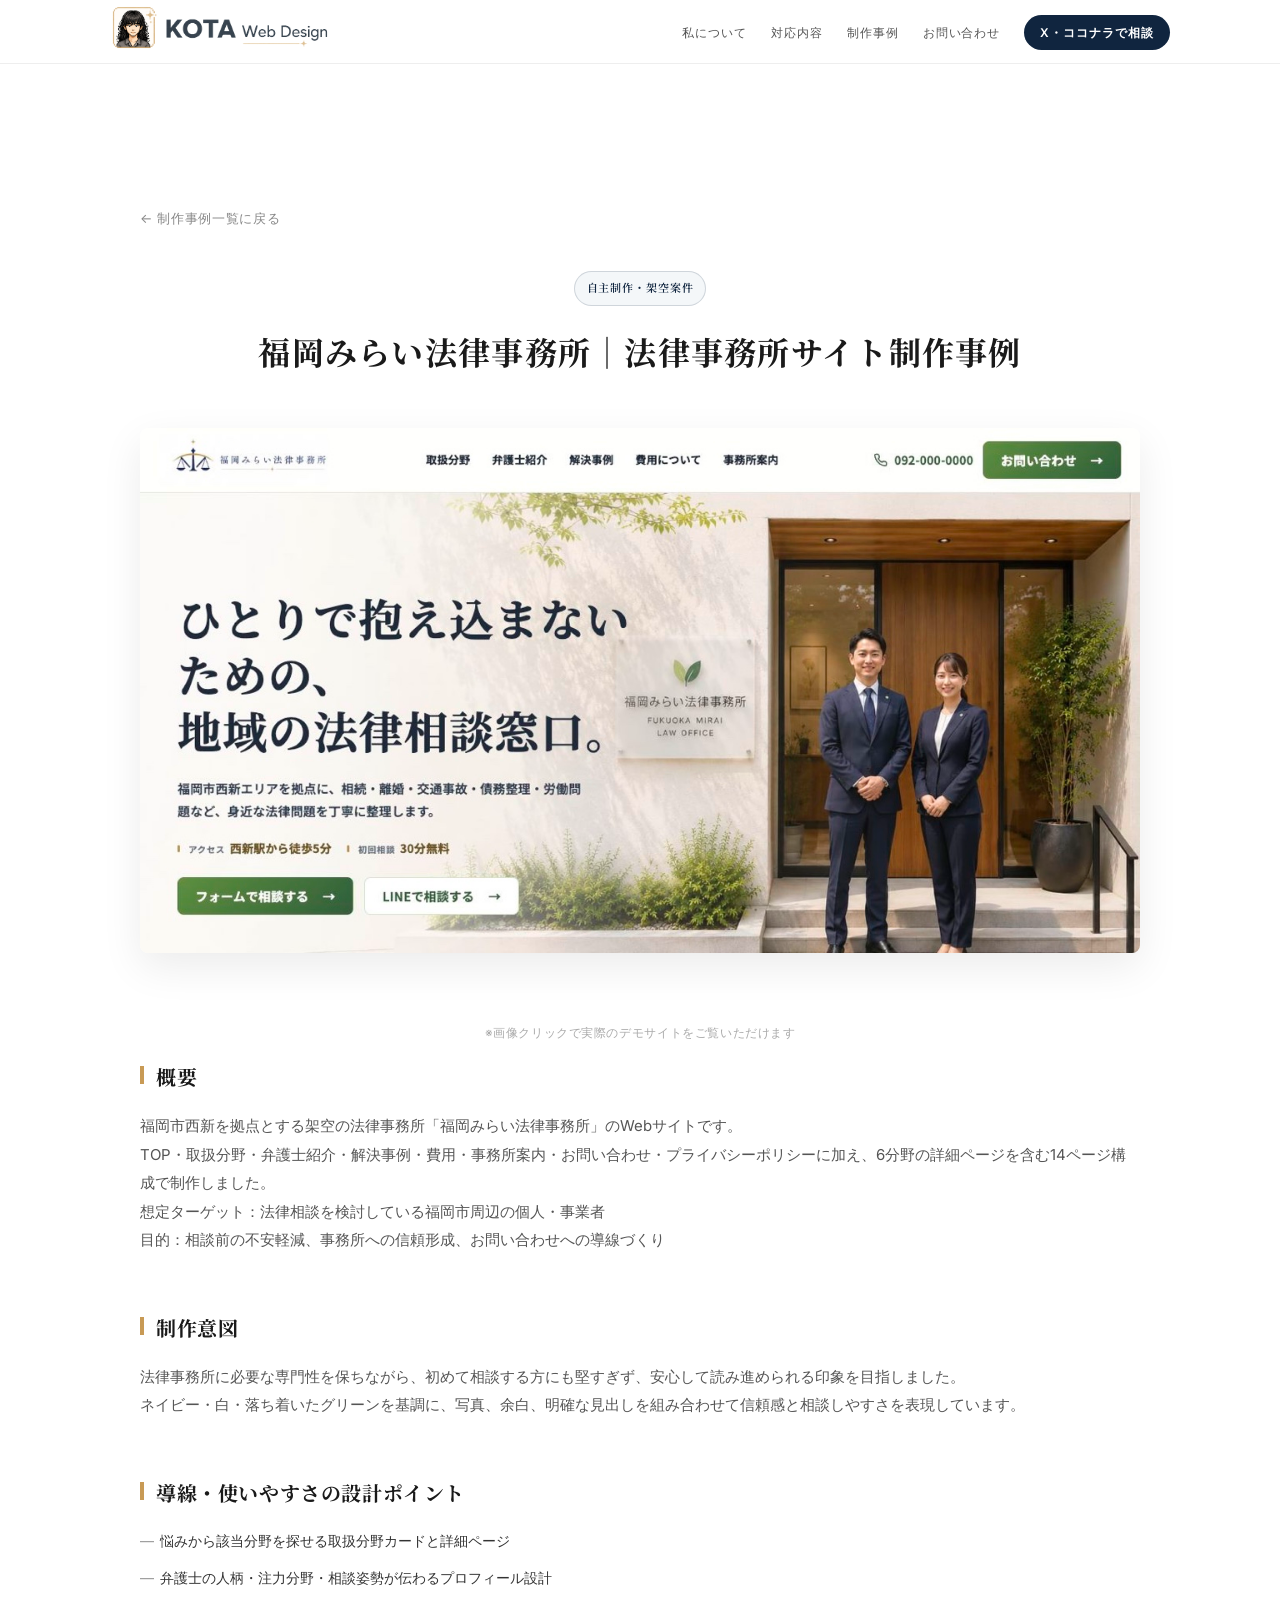
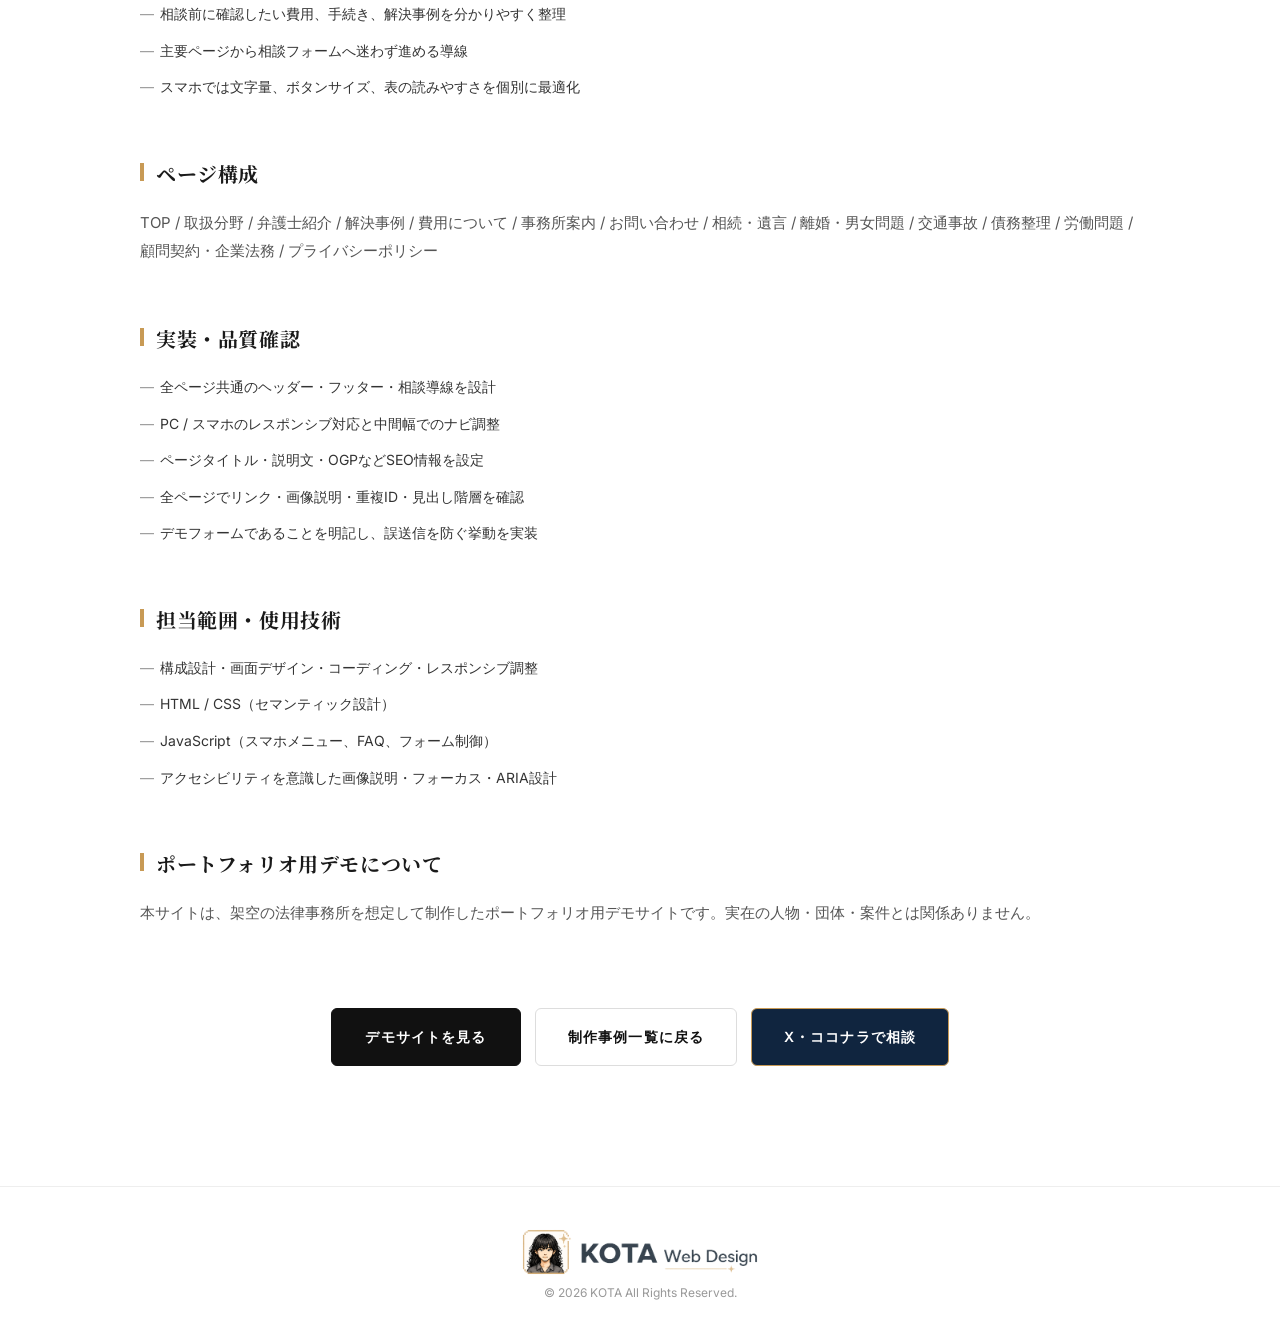
<file: work-law.html>
<!DOCTYPE html>
<html lang="ja">
<head>
  <meta charset="UTF-8">
  <meta name="viewport" content="width=device-width, initial-scale=1.0">

  <!-- SEO -->
  <title>法律事務所サイト制作実績 | 福岡みらい法律事務所 | KOTA Web Design</title>
  <meta name="description" content="架空の法律事務所を想定した14ページ構成のWebサイト制作実績。信頼感、相談導線、費用や取扱分野の分かりやすさを重視して設計・実装しました。">
  <link rel="canonical" href="https://kota-web-design.github.io/kota-web-design-portfolio/work-law.html">

  <!-- OGP -->
  <meta property="og:title" content="法律事務所サイト制作実績 | KOTA Web Design">
  <meta property="og:description" content="信頼感と相談導線を重視した、14ページ構成の法律事務所サイト制作実績です。">
  <meta property="og:type" content="article">
  <meta property="og:url" content="https://kota-web-design.github.io/kota-web-design-portfolio/work-law.html">
  <meta property="og:image" content="https://kota-web-design.github.io/kota-web-design-portfolio/img/work-law.jpg">

  <link rel="icon" href="img/favicon.ico" sizes="64x64" type="image/x-icon">
  <link rel="stylesheet" href="style.css?v=20260722-8">
  <link rel="preconnect" href="https://fonts.googleapis.com">
  <link rel="preconnect" href="https://fonts.gstatic.com" crossorigin>
  <link href="https://fonts.googleapis.com/css2?family=Inter:wght@300;400;500;600&amp;family=Noto+Serif+JP:wght@400;500&amp;display=swap" rel="stylesheet">
</head>

<body>

<header class="header">
  <div class="header__inner">
    <p class="header__logo">
      <a href="index.html" aria-label="KOTA Web Design トップページ"><picture class="header__brand-picture"><source media="(max-width: 768px)" srcset="img/kota-logo-sp.png"><img src="img/kota-logo-wordmark.png" alt="" width="1200" height="254"></picture><span class="header__brand-label">KOTA Web Design</span></a>
    </p>

    <button class="header__toggle" type="button" aria-label="メニューを開く" aria-expanded="false" aria-controls="globalNav">
      <span></span>
      <span></span>
      <span></span>
    </button>

    <nav class="header__nav" id="globalNav" aria-label="グローバルナビゲーション">
      <ul>
        <li><a href="index.html#about">私について</a></li>
        <li><a href="index.html#service">対応内容</a></li>
        <li><a href="index.html#works">制作事例</a></li>
        <li><a href="index.html#contact">お問い合わせ</a></li>
        <li class="header__cta-item"><a class="header__cta-link" href="index.html#contact">X・ココナラで相談</a></li>
      </ul>
    </nav>
  </div>
</header>

<main>
  <section class="work">
    <div class="work__inner">

      <div class="work__back">
        <a href="index.html#works">← 制作事例一覧に戻る</a>
      </div>

      <p class="work__badge">自主制作・架空案件</p>

      <h1 class="work__title">
        福岡みらい法律事務所｜法律事務所サイト制作事例
      </h1>

      <div class="work__img">
        <a href="https://kota-web-design.github.io/fukuoka-mirai-law-demo/index.html" target="_blank" rel="noopener noreferrer">
          <img src="img/work-law.jpg" alt="福岡みらい法律事務所のWebサイト制作事例" width="1200" height="630" loading="lazy">
        </a>
      </div>

      <p class="work__link-note">
        ※画像クリックで実際のデモサイトをご覧いただけます
      </p>

      <div class="work__block">
        <h2 class="work__heading">概要</h2>
        <p>
          福岡市西新を拠点とする架空の法律事務所「福岡みらい法律事務所」のWebサイトです。<br>
          TOP・取扱分野・弁護士紹介・解決事例・費用・事務所案内・お問い合わせ・プライバシーポリシーに加え、6分野の詳細ページを含む14ページ構成で制作しました。
        </p>
        <p>
          想定ターゲット：法律相談を検討している福岡市周辺の個人・事業者<br>
          目的：相談前の不安軽減、事務所への信頼形成、お問い合わせへの導線づくり
        </p>
      </div>

      <div class="work__block">
        <h2 class="work__heading">制作意図</h2>
        <p>
          法律事務所に必要な専門性を保ちながら、初めて相談する方にも堅すぎず、安心して読み進められる印象を目指しました。<br>
          ネイビー・白・落ち着いたグリーンを基調に、写真、余白、明確な見出しを組み合わせて信頼感と相談しやすさを表現しています。
        </p>
      </div>

      <div class="work__block">
        <h2 class="work__heading">導線・使いやすさの設計ポイント</h2>
        <ul class="work__list">
          <li>悩みから該当分野を探せる取扱分野カードと詳細ページ</li>
          <li>弁護士の人柄・注力分野・相談姿勢が伝わるプロフィール設計</li>
          <li>相談前に確認したい費用、手続き、解決事例を分かりやすく整理</li>
          <li>主要ページから相談フォームへ迷わず進める導線</li>
          <li>スマホでは文字量、ボタンサイズ、表の読みやすさを個別に最適化</li>
        </ul>
      </div>

      <div class="work__block">
        <h2 class="work__heading">ページ構成</h2>
        <p>
          TOP / 取扱分野 / 弁護士紹介 / 解決事例 / 費用について / 事務所案内 / お問い合わせ /
          相続・遺言 / 離婚・男女問題 / 交通事故 / 債務整理 / 労働問題 / 顧問契約・企業法務 /
          プライバシーポリシー
        </p>
      </div>

      <div class="work__block">
        <h2 class="work__heading">実装・品質確認</h2>
        <ul class="work__list">
          <li>全ページ共通のヘッダー・フッター・相談導線を設計</li>
          <li>PC / スマホのレスポンシブ対応と中間幅でのナビ調整</li>
          <li>ページタイトル・説明文・OGPなどSEO情報を設定</li>
          <li>全ページでリンク・画像説明・重複ID・見出し階層を確認</li>
          <li>デモフォームであることを明記し、誤送信を防ぐ挙動を実装</li>
        </ul>
      </div>

      <div class="work__block">
        <h2 class="work__heading">担当範囲・使用技術</h2>
        <ul class="work__list">
          <li>構成設計・画面デザイン・コーディング・レスポンシブ調整</li>
          <li>HTML / CSS（セマンティック設計）</li>
          <li>JavaScript（スマホメニュー、FAQ、フォーム制御）</li>
          <li>アクセシビリティを意識した画像説明・フォーカス・ARIA設計</li>
        </ul>
      </div>

      <div class="work__block">
        <h2 class="work__heading">ポートフォリオ用デモについて</h2>
        <p>
          本サイトは、架空の法律事務所を想定して制作したポートフォリオ用デモサイトです。実在の人物・団体・案件とは関係ありません。
        </p>
      </div>

      <div class="work__cta" aria-label="制作事例の操作">
        <a href="https://kota-web-design.github.io/fukuoka-mirai-law-demo/index.html" target="_blank" rel="noopener noreferrer">
          デモサイトを見る
        </a>
        <a href="index.html#works" class="work__cta-secondary">制作事例一覧に戻る</a>
        <a href="index.html#contact" class="work__cta-contact">X・ココナラで相談</a>
      </div>

    </div>
  </section>
</main>

<footer class="footer">
  <div class="footer__inner">
    <p class="footer__name"><img src="img/kota-logo-wordmark.png" alt="KOTA Web Design" width="1200" height="254"></p>
    <p class="footer__copy">© 2026 KOTA All Rights Reserved.</p>
  </div>
</footer>

<script src="script.js?v=20260710-1"></script>
</body>
</html>
</file>
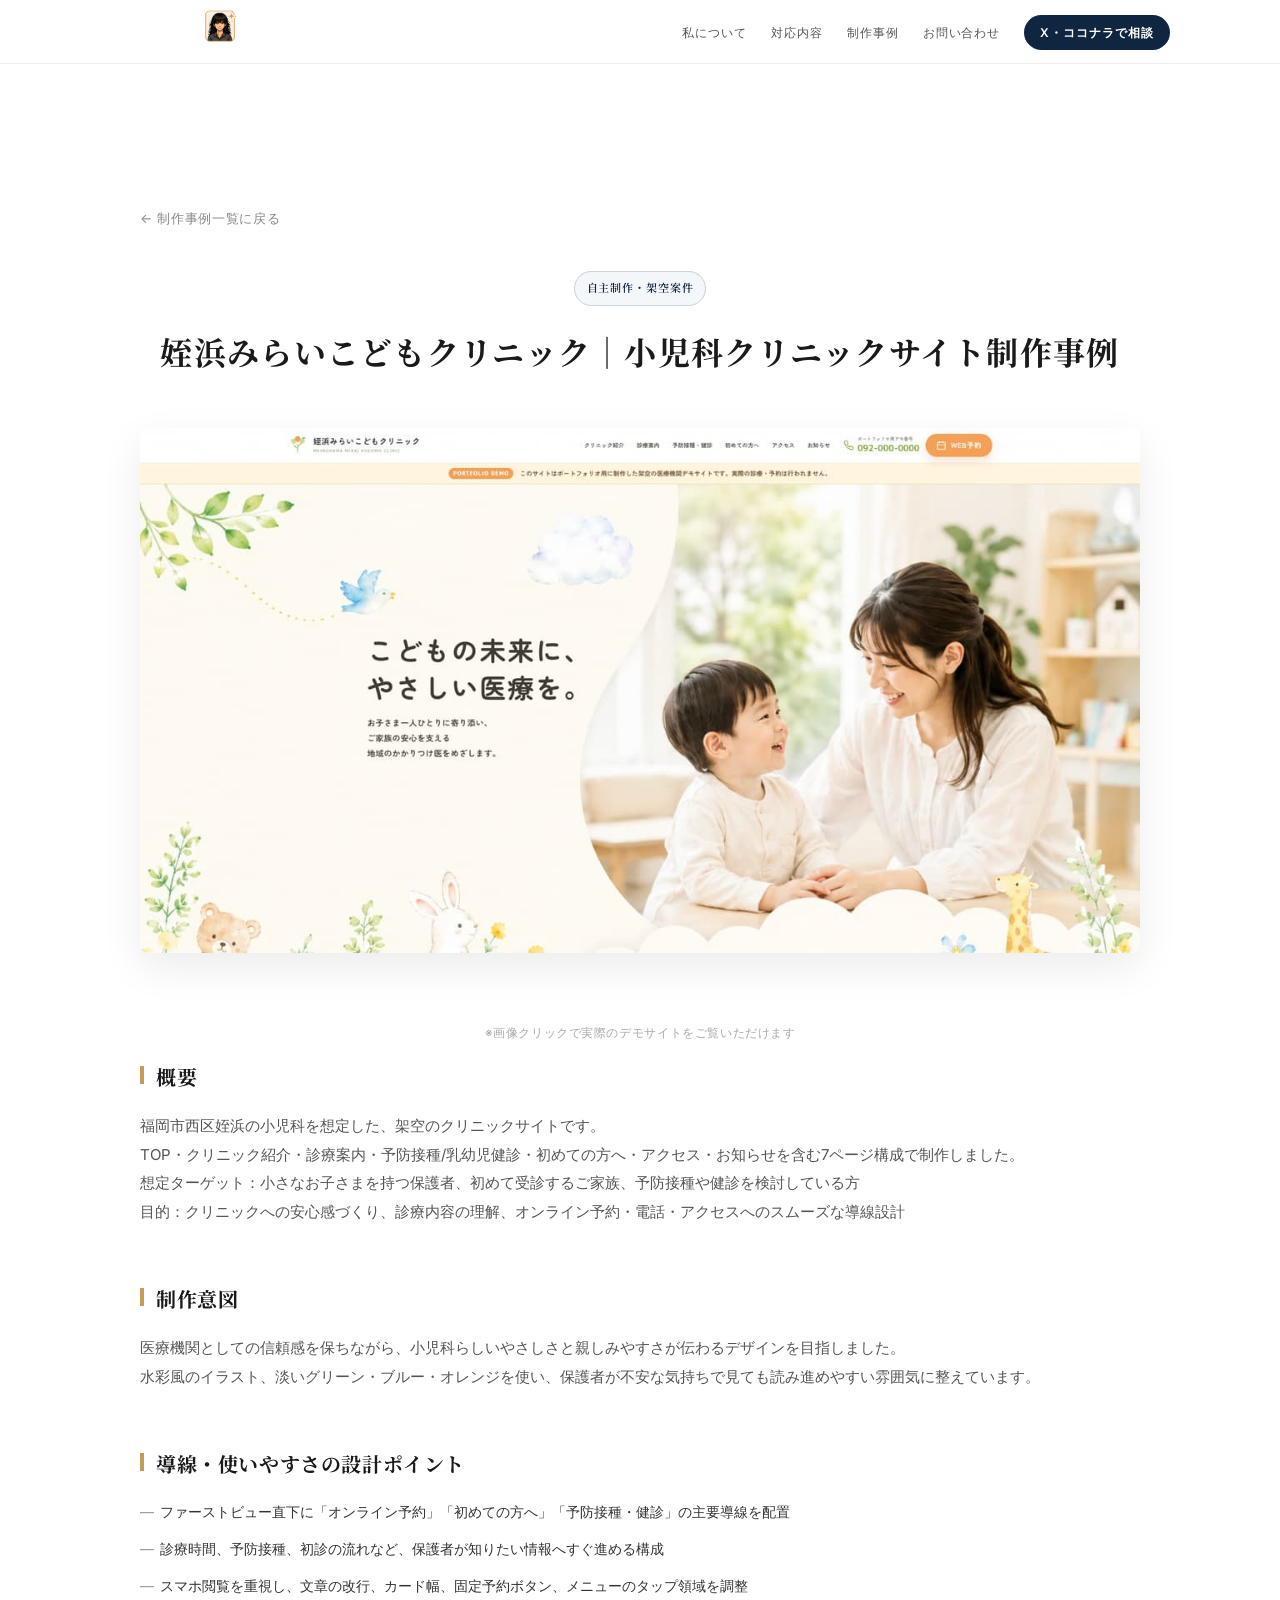
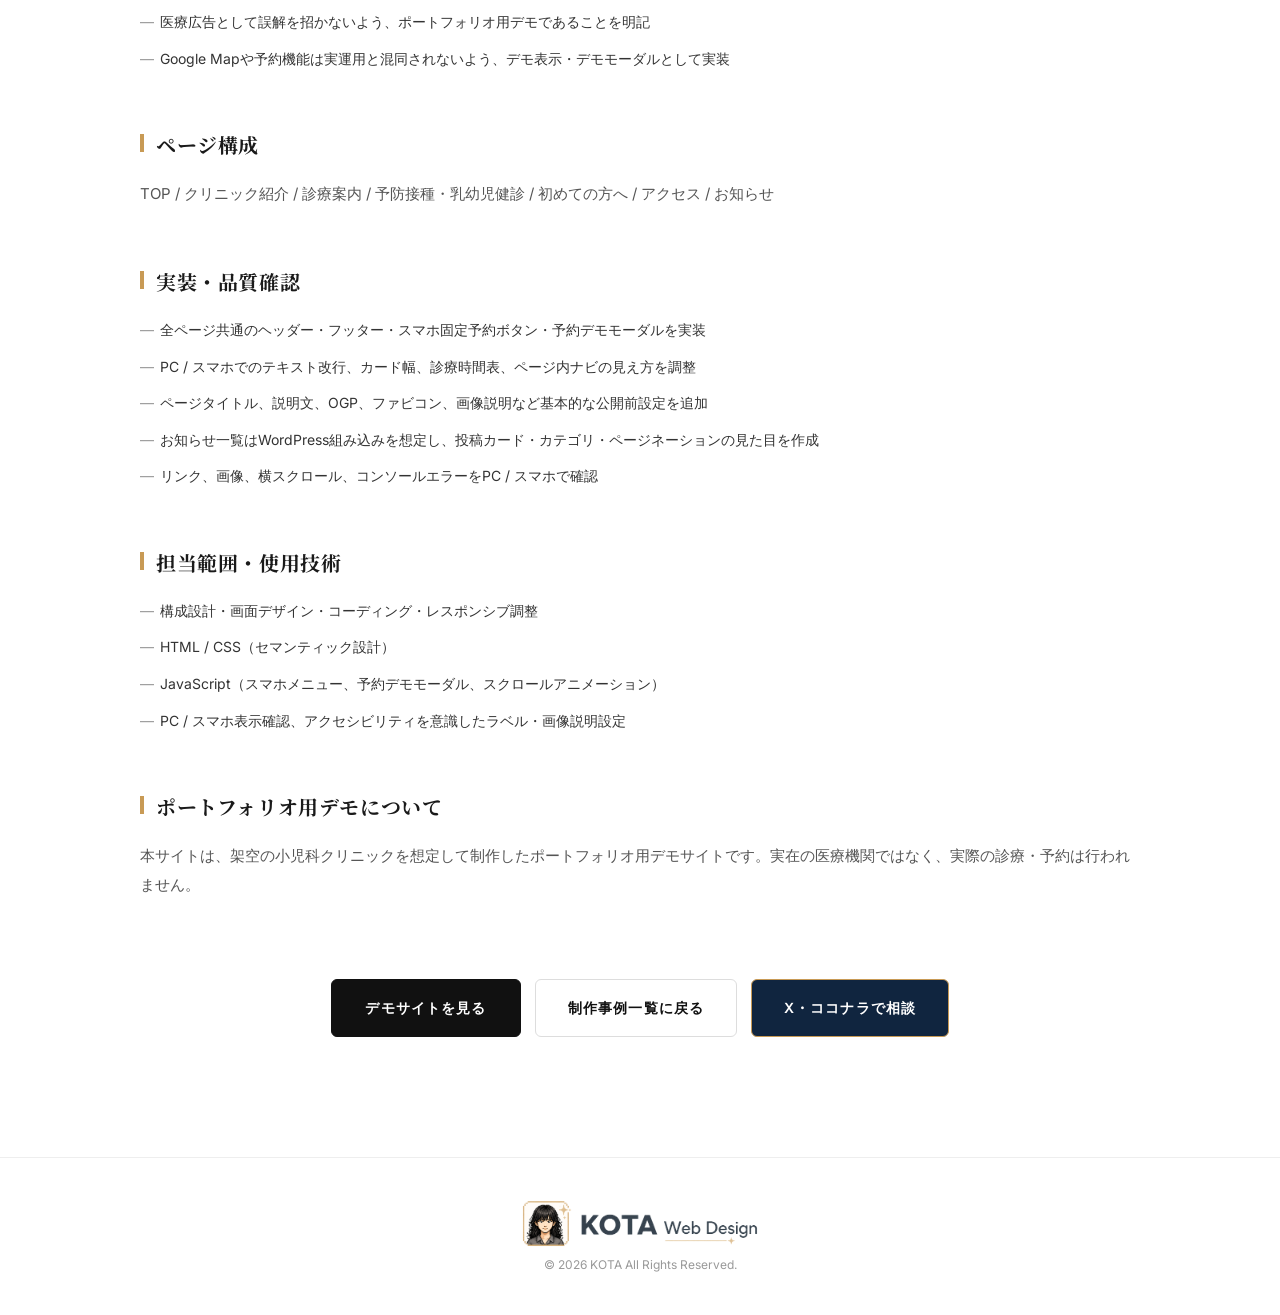
<file: work-pediatric-clinic.html>
<!doctype html>
<html lang="ja">
  <head>
    <meta charset="UTF-8" />
    <meta name="viewport" content="width=device-width, initial-scale=1.0" />

    <!-- SEO -->
    <title>
      小児科クリニックサイト制作実績 | 姪浜みらいこどもクリニック | KOTA Web
      Design
    </title>
    <meta
      name="description"
      content="架空の小児科クリニックを想定した7ページ構成のWebサイト制作実績。やさしい世界観、診療案内、予防接種、初診導線、アクセス情報まで実案件を想定して設計・実装しました。"
    />
    <link rel="canonical" href="https://kota-web-design.github.io/kota-web-design-portfolio/work-pediatric-clinic.html" />

    <!-- OGP -->
    <meta
      property="og:title"
      content="小児科クリニックサイト制作実績 | KOTA Web Design"
    />
    <meta
      property="og:description"
      content="小児科クリニックを想定した7ページ構成のWebサイト制作実績。やさしい印象と予約導線、スマホでの読みやすさを重視して制作。"
    />
    <meta property="og:type" content="article" />
    <meta
      property="og:url"
      content="https://kota-web-design.github.io/kota-web-design-portfolio/work-pediatric-clinic.html"
    />
    <meta
      property="og:image"
      content="https://kota-web-design.github.io/kota-web-design-portfolio/img/work-pediatric-clinic-20260710.jpg"
    />

    <link rel="icon" href="img/favicon.ico" sizes="64x64" type="image/x-icon" />
    <link rel="stylesheet" href="style.css?v=20260722-8" />
    <link rel="preconnect" href="https://fonts.googleapis.com" />
    <link rel="preconnect" href="https://fonts.gstatic.com" crossorigin />
    <link
      href="https://fonts.googleapis.com/css2?family=Inter:wght@300;400;500;600&amp;family=Noto+Serif+JP:wght@400;500&amp;display=swap"
      rel="stylesheet"
    />
  </head>

  <body>
    <header class="header">
      <div class="header__inner">
        <p class="header__logo">
          <a href="index.html" aria-label="KOTA Web Design トップページ"><picture class="header__brand-picture"><source media="(max-width: 768px)" srcset="img/kota-logo-sp.png" /><img src="img/kota-logo-wordmark.png" alt="" width="1200" height="254" /></picture><span class="header__brand-label">KOTA Web Design</span></a>
        </p>

        <button
          class="header__toggle"
          type="button"
          aria-label="メニューを開く"
          aria-expanded="false"
          aria-controls="globalNav"
        >
          <span></span>
          <span></span>
          <span></span>
        </button>

        <nav
          class="header__nav"
          id="globalNav"
          aria-label="グローバルナビゲーション"
        >
          <ul>
            <li><a href="index.html#about">私について</a></li>
            <li><a href="index.html#service">対応内容</a></li>
            <li><a href="index.html#works">制作事例</a></li>
            <li><a href="index.html#contact">お問い合わせ</a></li>
            <li class="header__cta-item"><a class="header__cta-link" href="index.html#contact">X・ココナラで相談</a></li>
          </ul>
        </nav>
      </div>
    </header>

    <main>
      <section class="work">
        <div class="work__inner">
          <div class="work__back">
            <a href="index.html#works">← 制作事例一覧に戻る</a>
          </div>

          <p class="work__badge">自主制作・架空案件</p>

          <h1 class="work__title">
            姪浜みらいこどもクリニック｜小児科クリニックサイト制作事例
          </h1>

          <div class="work__img">
            <a
              href="https://kota-web-design.github.io/meinohama-mirai-kids-clinic_demo/"
              target="_blank"
              rel="noopener noreferrer"
            >
              <img
                src="img/work-pediatric-clinic-20260710.jpg"
                alt="姪浜みらいこどもクリニックのWebサイト制作事例"
                width="1200"
                height="630"
                loading="lazy"
              />
            </a>
          </div>

          <p class="work__link-note">
            ※画像クリックで実際のデモサイトをご覧いただけます
          </p>

          <div class="work__block">
            <h2 class="work__heading">概要</h2>
            <p>
              福岡市西区姪浜の小児科を想定した、架空のクリニックサイトです。<br />
              TOP・クリニック紹介・診療案内・予防接種/乳幼児健診・初めての方へ・アクセス・お知らせを含む7ページ構成で制作しました。
            </p>
            <p>
              想定ターゲット：小さなお子さまを持つ保護者、初めて受診するご家族、予防接種や健診を検討している方<br />
              目的：クリニックへの安心感づくり、診療内容の理解、オンライン予約・電話・アクセスへのスムーズな導線設計
            </p>
          </div>

          <div class="work__block">
            <h2 class="work__heading">制作意図</h2>
            <p>
              医療機関としての信頼感を保ちながら、小児科らしいやさしさと親しみやすさが伝わるデザインを目指しました。<br />
              水彩風のイラスト、淡いグリーン・ブルー・オレンジを使い、保護者が不安な気持ちで見ても読み進めやすい雰囲気に整えています。
            </p>
          </div>

          <div class="work__block">
            <h2 class="work__heading">導線・使いやすさの設計ポイント</h2>
            <ul class="work__list">
              <li>
                ファーストビュー直下に「オンライン予約」「初めての方へ」「予防接種・健診」の主要導線を配置
              </li>
              <li>
                診療時間、予防接種、初診の流れなど、保護者が知りたい情報へすぐ進める構成
              </li>
              <li>
                スマホ閲覧を重視し、文章の改行、カード幅、固定予約ボタン、メニューのタップ領域を調整
              </li>
              <li>
                医療広告として誤解を招かないよう、ポートフォリオ用デモであることを明記
              </li>
              <li>
                Google
                Mapや予約機能は実運用と混同されないよう、デモ表示・デモモーダルとして実装
              </li>
            </ul>
          </div>

          <div class="work__block">
            <h2 class="work__heading">ページ構成</h2>
            <p>
              TOP / クリニック紹介 / 診療案内 / 予防接種・乳幼児健診 /
              初めての方へ / アクセス / お知らせ
            </p>
          </div>

          <div class="work__block">
            <h2 class="work__heading">実装・品質確認</h2>
            <ul class="work__list">
              <li>
                全ページ共通のヘッダー・フッター・スマホ固定予約ボタン・予約デモモーダルを実装
              </li>
              <li>
                PC /
                スマホでのテキスト改行、カード幅、診療時間表、ページ内ナビの見え方を調整
              </li>
              <li>
                ページタイトル、説明文、OGP、ファビコン、画像説明など基本的な公開前設定を追加
              </li>
              <li>
                お知らせ一覧はWordPress組み込みを想定し、投稿カード・カテゴリ・ページネーションの見た目を作成
              </li>
              <li>リンク、画像、横スクロール、コンソールエラーをPC / スマホで確認</li>
            </ul>
          </div>

          <div class="work__block">
            <h2 class="work__heading">担当範囲・使用技術</h2>
            <ul class="work__list">
              <li>構成設計・画面デザイン・コーディング・レスポンシブ調整</li>
              <li>HTML / CSS（セマンティック設計）</li>
              <li>
                JavaScript（スマホメニュー、予約デモモーダル、スクロールアニメーション）
              </li>
              <li>PC / スマホ表示確認、アクセシビリティを意識したラベル・画像説明設定</li>
            </ul>
          </div>

          <div class="work__block">
            <h2 class="work__heading">ポートフォリオ用デモについて</h2>
            <p>
              本サイトは、架空の小児科クリニックを想定して制作したポートフォリオ用デモサイトです。実在の医療機関ではなく、実際の診療・予約は行われません。
            </p>
          </div>

          <div class="work__cta" aria-label="制作事例の操作">
            <a
              href="https://kota-web-design.github.io/meinohama-mirai-kids-clinic_demo/"
              target="_blank"
              rel="noopener noreferrer"
            >
              デモサイトを見る
            </a>
            <a href="index.html#works" class="work__cta-secondary"
              >制作事例一覧に戻る</a>
            <a href="index.html#contact" class="work__cta-contact">X・ココナラで相談</a>
          </div>
        </div>
      </section>
    </main>

    <footer class="footer">
      <div class="footer__inner">
        <p class="footer__name"><img src="img/kota-logo-wordmark.png" alt="KOTA Web Design" width="1200" height="254" /></p>
        <p class="footer__copy">© 2026 KOTA All Rights Reserved.</p>
      </div>
    </footer>

    <script src="script.js?v=20260710-1"></script>
  </body>
</html>
</file>
<file: style.css>
/* ===============================
   Reset CSS
=============================== */
*,
*::before,
*::after {
  box-sizing: border-box;
}

/* ===============================
   2026-07 クラウドソーシング向け改善
=============================== */
:root {
  --brand-navy: #10253f;
  --brand-gold: #c89a55;
  --brand-ink: #152033;
  --brand-surface: #f5f7f8;
}

  .sp-only{
    display: none;
  }

   .pc-only{
    display: block;
   }

.header__logo a {
  display: inline-flex;
  align-items: center;
  gap: 10px;
  color: var(--brand-navy);
}

.header__logo img {
  width: 36px;
  height: 36px;
  object-fit: contain;
}

.header__cta-link {
  padding: 10px 16px;
  border-radius: 999px;
  background: var(--brand-navy);
  color: #fff !important;
  font-weight: 600;
}

.header__cta-link:hover {
  background: #183552;
  color: #fff;
}

.fv {
  background:
    radial-gradient(circle at 50% 0%, rgba(200, 154, 85, 0.1), transparent 34%),
    linear-gradient(180deg, #fff 0%, #fbfcfc 100%);
}

.fv__lead,
.works__eyebrow,
.portfolio-cta__label {
  color: var(--brand-gold);
  font-weight: 600;
}

.fv__title {
  color: var(--brand-ink);
}

.btn-primary {
  background: var(--brand-navy);
}

.btn-contact {
  border-color: var(--brand-navy);
  color: var(--brand-navy);
}

.btn-x {
  border-color: var(--brand-navy);
  background: #fff;
  color: var(--brand-navy);
}

.btn-x:hover {
  border-color: var(--brand-navy);
  background: var(--brand-navy);
  color: #fff;
}

.btn-coconala {
  border-color: #46bfa8;
  background: #46bfa8;
  color: var(--brand-navy);
}

.btn-coconala:hover {
  border-color: #38ad98;
  background: #38ad98;
  color: var(--brand-navy);
}

.flow__eyebrow {
  margin-bottom: 10px;
  color: var(--brand-gold);
  font-family: 'Inter', 'Noto Serif JP', sans-serif;
  font-size: 11px;
  font-weight: 600;
  letter-spacing: 0.18em;
  text-align: center;
}

.btn-contact:hover {
  background: var(--brand-navy);
  color: #fff;
}

.fv__points li {
  border-color: #e3e8ec;
  box-shadow: 0 14px 34px rgba(16, 37, 63, 0.05);
}

.fv__points strong {
  color: var(--brand-navy);
}

.about__img {
  min-height: 410px;
  justify-content: center;
  padding: 48px;
  border: 1px solid #e2e7ea;
  border-radius: 16px;
  background:
    radial-gradient(circle at 50% 36%, rgba(200, 154, 85, 0.14), transparent 34%),
    var(--brand-surface);
}

.about__img img {
  width: 100%;
  max-width: 310px;
  height: auto;
  object-fit: contain;
  border-radius: 0;
  box-shadow: none;
  filter: none;
}

.about__img img:hover {
  transform: translateY(-3px);
  box-shadow: none;
}

.about__summary strong,
.about__strength h3,
.about__data h3 {
  color: var(--brand-navy);
}

.about__strength li::before,
.service__points li::before,
.work__heading::before {
  background: var(--brand-gold);
}

.works__eyebrow {
  margin-bottom: 10px;
  text-align: center;
  font-family: 'Inter', 'Noto Serif JP', sans-serif;
  font-size: 11px;
  letter-spacing: 0.18em;
}

.works__img,
.lp__img {
  position: relative;
}

.project-badge {
  position: absolute;
  top: 14px;
  left: 14px;
  z-index: 2;
  display: inline-flex;
  align-items: center;
  min-height: 30px;
  padding: 6px 11px;
  border: 1px solid rgba(255, 255, 255, 0.5);
  border-radius: 999px;
  background: rgba(16, 37, 63, 0.88);
  color: #fff;
  font-family: 'Inter', 'Noto Serif JP', sans-serif;
  font-size: 10px;
  font-weight: 600;
  letter-spacing: 0.06em;
  backdrop-filter: blur(8px);
}

.portfolio-cta {
  padding: 92px 20px;
  background: var(--brand-navy);
  color: #fff;
  text-align: center;
}

.portfolio-cta__inner {
  max-width: 760px;
  margin: 0 auto;
}

.portfolio-cta__label {
  margin-bottom: 14px;
  font-family: 'Inter', 'Noto Serif JP', sans-serif;
  font-size: 11px;
  letter-spacing: 0.2em;
}

.portfolio-cta h2 {
  margin-bottom: 18px;
  font-size: 28px;
  line-height: 1.5;
  color: #fff;
}

.portfolio-cta p:not(.portfolio-cta__label) {
  max-width: 650px;
  margin: 0 auto 30px;
  color: rgba(255, 255, 255, 0.78);
  font-size: 14px;
  line-height: 1.9;
}

.portfolio-cta__button,
.contact__button {
  display: inline-flex;
  align-items: center;
  justify-content: center;
  gap: 18px;
  min-height: 56px;
  padding: 15px 28px;
  border-radius: 8px;
  font-size: 14px;
  font-weight: 600;
  letter-spacing: 0.05em;
  transition: transform 0.25s ease, box-shadow 0.25s ease, background 0.25s ease;
}

.portfolio-cta__button {
  background: #fff;
  color: var(--brand-navy);
}

.portfolio-cta__button:hover,
.contact__button:hover {
  transform: translateY(-2px);
  box-shadow: 0 14px 30px rgba(0, 0, 0, 0.16);
}

.portfolio-cta small {
  display: block;
  margin-top: 14px;
  color: rgba(255, 255, 255, 0.58);
  font-size: 11px;
}

.contact__button {
  margin-top: 28px;
  background: var(--brand-navy);
  color: #fff;
}

.social-cta {
  display: flex;
  flex-wrap: wrap;
  justify-content: center;
  gap: 12px;
  margin-top: 28px;
}

.social-cta--dark {
  margin-top: 0;
}

.social-cta .contact__button {
  margin-top: 0;
}

.portfolio-cta__button--coconala,
.contact__button--coconala {
  background: #46bfa8;
  color: var(--brand-navy);
}

.contact__button--x {
  background: var(--brand-navy);
  color: #fff;
}

.contact__note {
  margin-top: 16px;
  color: #888;
  font-size: 12px;
}

.footer__name {
  display: flex;
  align-items: center;
  justify-content: center;
  gap: 8px;
  color: var(--brand-navy);
  font-weight: 600;
}

.footer__name img {
  width: 36px;
  height: 36px;
  object-fit: contain;
}

a:focus-visible,
button:focus-visible {
  outline: 3px solid rgba(200, 154, 85, 0.65);
  outline-offset: 4px;
}

/* Brand overrides kept last so the existing component styles inherit them. */
.fv__lead,
.works__eyebrow,
.portfolio-cta__label {
  color: var(--brand-gold);
}

.btn-primary {
  background: var(--brand-navy);
}

.btn-contact {
  border-color: var(--brand-navy);
  color: var(--brand-navy);
}

.fv__points li {
  border-color: #e3e8ec;
  box-shadow: 0 14px 34px rgba(16, 37, 63, 0.05);
}

.fv__points strong,
.about__summary strong,
.about__strength h3,
.about__data h3 {
  color: var(--brand-navy);
}

.about__img {
  min-height: 410px;
  justify-content: center;
  padding: 48px;
  border: 1px solid #e2e7ea;
  border-radius: 16px;
  background:
    radial-gradient(circle at 50% 36%, rgba(200, 154, 85, 0.14), transparent 34%),
    var(--brand-surface);
}

.about__img img {
  width: 100%;
  max-width: 310px;
  height: auto;
  object-fit: contain;
  border-radius: 0;
  box-shadow: none;
  filter: none;
}

.about__strength li::before,
.service__points li::before,
.work__heading::before {
  background: var(--brand-gold);
}

.work__badge {
  width: fit-content;
  margin: 0 auto 18px;
  padding: 7px 12px;
  border: 1px solid rgba(16, 37, 63, 0.16);
  border-radius: 999px;
  background: #f4f7f9;
  color: var(--brand-navy);
  font-family: 'Inter', 'Noto Serif JP', sans-serif;
  font-size: 11px;
  font-weight: 600;
  letter-spacing: 0.08em;
}

.work__cta a.work__cta-contact {
  border-color: var(--brand-gold);
  background: var(--brand-navy);
  color: #fff;
}

html, body {
  margin: 0;
  padding: 0;
}


html {
  overflow-x: hidden;
  scroll-behavior: smooth;
}

body {
  line-height: 1.7;
  font-family: -apple-system, BlinkMacSystemFont, "Hiragino Sans", "Yu Gothic", YuGothic, "Inter", sans-serif;
  color: #1a1a1a;
  background-color: #fff;
  padding-top: 64px;
  overflow-x: hidden;
}

img {
  max-width: 100%;
  height: auto;
  display: block;
}

a {
  text-decoration: none;
  color: inherit;
}

ul, ol {
  list-style: none;
  padding: 0;
  margin: 0;
}

h1, h2, h3 {
  margin: 0;
  font-family: 'Noto Serif JP', serif;
}

p {
  margin: 0;
}

h1,
h2,
h3,
p,
li,
a {
  text-wrap: pretty;
}

.sp-only{
  display: none;
}

.pc-only{
  display: block;
}


/* ===============================
   HEADER
=============================== */
.header {
  height: 64px;
  position: fixed;
  top: 0;
  left: 0;
  width: 100%;
  background: #fff;
  border-bottom: 1px solid #eee;
  z-index: 300;
}

.header__inner {
  max-width: 1100px;
  margin: 0 auto;
  padding: 0 20px; 
  height: 100%; 
  display: flex;
  justify-content: space-between;
  align-items: center; 
}

.header__logo a {
  font-size: 14px;
  font-weight: 600;
  letter-spacing: 0.05em;
}

.header__nav ul {
  display: flex;
  gap: 24px;
}

.header__nav a {
  font-size: 12px;
  letter-spacing: 0.08em;
  color: #555;
  transition: 0.3s;
}

.header__nav a:hover {
  color: #111;
}

.header__toggle {
  display: none;
}

/* ===============================
   First View
=============================== */

.fv {
  padding: 110px 20px 86px;
  text-align: center;
  border-bottom: 1px solid #eee;
}

.fv__inner {
  max-width: 1000px;
  margin: 0 auto;
}

.fv__lead {
  font-size: 12px;
  letter-spacing: 0.25em;
  margin-bottom: 16px;
  color: #999;
}

.fv__title {
  font-size: 46px;
  font-weight: 700;
  line-height: 1.4;
  margin-bottom: 28px;
  letter-spacing: 0.02em;
  max-width: 720px;
  margin-left: auto;
  margin-right: auto;
}

.fv__title-line {
  display: block;
}

.fv__text-line {
  display: block;
}

.fv__text {
  font-size: 16px;
  color: #555;
  line-height: 1.85;
  margin-bottom: 40px;
  max-width: 620px;
  margin-left: auto;
  margin-right: auto;
}

.fv__cta {
  display: flex;
  flex-direction: row;
  justify-content: center;
  align-items: center;
  gap: 12px;
  margin-bottom: 42px;
}

.btn-primary {
  display: inline-block;
  padding: 16px 42px;
  background-color: #111;
  color: #fff;
  font-size: 14px;
  letter-spacing: 0.08em;
  border-radius: 6px;
  transition: all 0.3s ease;
}

.btn-primary:hover {
  opacity: 0.85;
  transform: translateY(-2px);
}

.btn-secondary {
  display: inline-block;
  padding: 15px 34px;
  background-color: #fff;
  color: #111;
  font-size: 14px;
  letter-spacing: 0.08em;
  border: 1px solid #111;
  border-radius: 6px;
  transition: all 0.3s ease;
}

.btn-secondary:hover {
  background-color: #111;
  color: #fff;
  transform: translateY(-2px);
}

.fv__note {
  font-size: 12px;
  color: #999;
}

.fv__points {
  display: grid;
  grid-template-columns: repeat(3, minmax(0, 1fr));
  gap: 12px;
  max-width: 820px;
  margin: 0 auto;
}

.fv__points li {
  padding: 18px 16px;
  border: 1px solid #eee;
  border-radius: 8px;
  background: #fff;
  text-align: center;
}

.fv__points span,
.fv__points small {
  display: block;
  font-family: 'Inter', 'Noto Serif JP', sans-serif;
}

.fv__points span {
  font-size: 11px;
  color: #888;
  letter-spacing: 0.08em;
  margin-bottom: 7px;
}

.fv__points strong {
  display: block;
  font-family: 'Noto Serif JP', serif;
  font-size: 17px;
  line-height: 1.5;
  font-weight: 700;
  color: #111;
}

.fv__points small {
  margin-top: 5px;
  font-size: 11px;
  color: #999;
}

/* ===============================
   Needs
=============================== */
.needs {
  padding: 96px 20px;
  border-bottom: 1px solid #edf0f2;
  background: #fff;
}

.needs__inner {
  max-width: 1040px;
  margin: 0 auto;
}

.needs__eyebrow {
  margin-bottom: 12px;
  color: var(--brand-gold);
  font-family: 'Inter', 'Noto Serif JP', sans-serif;
  font-size: 11px;
  font-weight: 600;
  letter-spacing: 0.2em;
  text-align: center;
}

.needs__title {
  margin-bottom: 18px;
  color: var(--brand-ink);
  font-size: 32px;
  font-weight: 700;
  line-height: 1.5;
  text-align: center;
}

.needs__lead {
  margin-bottom: 42px;
  color: #596472;
  font-size: 15px;
  line-height: 1.9;
  text-align: center;
}

.needs__grid {
  display: grid;
  grid-template-columns: repeat(2, minmax(0, 1fr));
  gap: 16px;
}

.needs__card {
  position: relative;
  min-height: 174px;
  padding: 28px 30px 27px;
  border: 1px solid #e3e8ec;
  border-radius: 12px;
  background: #fbfcfc;
  box-shadow: 0 14px 34px rgba(16, 37, 63, 0.04);
}

.needs__num {
  display: inline-block;
  margin-bottom: 12px;
  color: var(--brand-gold);
  font-family: 'Inter', sans-serif;
  font-size: 11px;
  font-weight: 700;
  letter-spacing: 0.14em;
}

.needs__card h3 {
  margin-bottom: 10px;
  color: var(--brand-navy);
  font-size: 18px;
  line-height: 1.6;
}

.needs__card p {
  color: #5d6671;
  font-size: 13px;
  line-height: 1.9;
}

.needs__solution {
  margin-top: 24px;
  padding: 28px 32px;
  border-radius: 12px;
  background: var(--brand-navy);
  color: #fff;
  text-align: center;
  box-shadow: 0 18px 38px rgba(16, 37, 63, 0.14);
}

.needs__solution h3 {
  margin-bottom: 9px;
  font-size: 18px;
  line-height: 1.6;
}

.needs__solution p {
  color: rgba(255, 255, 255, 0.82);
  font-size: 13px;
  line-height: 1.9;
}


/* ===============================
   ABOUT
=============================== */
.about {
  padding: 104px 20px;
}

.about__inner {
  max-width: 1100px;
  margin: 0 auto;
  display: flex;
  align-items: flex-start;
  gap: 64px;
}

.about__img {
  width: 40%;
  display: flex;
  align-items: center;
}

.about__img img {
  width: 100%;
  height: 340px;
  object-fit: cover;
  border-radius: 8px;
  box-shadow: 0 20px 40px rgba(0,0,0,0.08);
  transition: 0.4s ease;
  filter: brightness(1.05) contrast(1.08);
}

.about__img img:hover {
  transform: translateY(-4px);
  box-shadow: 0 30px 60px rgba(0,0,0,0.12);
}

.about__content {
  width: 60%;
  text-align: left;
}

.about__title {
  font-size: 26px;
  font-weight: 700;
  margin-bottom: 20px;
  text-align: center;
}

.about__lead {
  font-size: 18px;
  font-weight: 600;
  margin-bottom: 16px;
  text-align: left;
}

.about__lead-line {
  display: block;
}

.about__text {
  font-size: 14px;
  line-height: 1.9;
  color: #555;
  margin-bottom: 22px;
}

.about__summary {
  display: grid;
  grid-template-columns: repeat(3, minmax(0, 1fr));
  gap: 10px;
  margin-bottom: 24px;
}

.about__summary div {
  padding: 14px 12px;
  border: 1px solid #e8e8e8;
  border-radius: 8px;
  background: #fafafa;
}

.about__summary span,
.about__summary strong {
  display: block;
}

.about__summary span {
  margin-bottom: 6px;
  font-family: 'Inter', 'Noto Serif JP', sans-serif;
  font-size: 11px;
  color: #888;
  letter-spacing: 0.08em;
}

.about__summary strong {
  font-family: 'Noto Serif JP', serif;
  font-size: 13px;
  line-height: 1.5;
  color: #111;
}

.about__strength {
  margin-bottom: 24px;
  padding: 18px 20px;
  border: 1px solid #e8e8e8;
  border-radius: 8px;
  background: #fff;
}

.about__strength h3 {
  font-size: 14px;
  margin-bottom: 10px;
  font-weight: 700;
}

.about__strength ul {
  padding-left: 0;
}

.about__strength li {
  position: relative;
  font-size: 13px;
  margin-bottom: 6px;
  padding-left: 18px;
  color: #333;
}

.about__strength li::before {
  content: "";
  position: absolute;
  left: 0;
  top: 0.72em;
  width: 6px;
  height: 6px;
  border-radius: 50%;
  background: #111;
}

.about__data {
  margin-bottom: 24px;
  padding: 18px 20px;
  border: 1px solid #e8e8e8;
  border-radius: 8px;
  background: #fff;
}

.about__data h3 {
  font-size: 14px;
  margin-bottom: 8px;
  font-weight: 700;
}

.about__data p {
  font-size: 13px;
  color: #555;
}

.about__skills {
  display: flex;
  flex-wrap: wrap;
  gap: 10px;
  margin-bottom: 24px;
}

.about__skills li {
  font-size: 12px;
  padding: 6px 12px;
  border: 1px solid #ddd;
  border-radius: 20px;
  transition: 0.3s;
}

.about__skills li:hover {
  background-color: #111;
  color: #fff;
}

.about__note {
  font-size: 15px;
  color: #666;
  line-height: 1.8;
  text-align: left;
  margin-top: 20px;
}

/* ===============================
   SERVICE
=============================== */
.service {
  padding: 104px 20px;
  background: #f7f7f5;
  color: #111;
}

.service__inner {
  max-width: 1100px;
  margin: 0 auto;
}

.service__title {
  font-size: 26px;
  font-weight: 700;
  text-align: center;
  margin-bottom: 16px;
  letter-spacing: 0.05em;
}

.service__lead {
  text-align: center;
  font-size: 14px;
  line-height: 1.9;
  color: #555;
  margin-bottom: 54px;
}

.service__grid {
  display: grid;
  grid-template-columns: repeat(4, 1fr);
  gap: 18px;
}

.service__card {
  padding: 30px 22px;
  border: 1px solid #e8e8e8;
  border-radius: 8px;
  background: #fff;
  box-shadow: 0 18px 38px rgba(0, 0, 0, 0.035);
}

.service__num {
  display: block;
  font-size: 34px;
  font-weight: 300;
  line-height: 1;
  letter-spacing: 0.12em;
  color: #c2c2c2;
  margin-bottom: 16px;
  text-align: center;
}

.service__card h3 {
  font-size: 17px;
  font-weight: 600;
  margin-bottom: 12px;
  text-align: center;
}

.service__card p {
  font-size: 13px;
  line-height: 1.8;
  color: #555;
  margin-bottom: 18px;
}

.service__points {
  display: grid;
  gap: 8px;
  padding-top: 16px;
  border-top: 1px solid #eee;
}

.service__points li {
  position: relative;
  padding-left: 18px;
  font-family: 'Inter', 'Noto Serif JP', sans-serif;
  font-size: 12px;
  line-height: 1.7;
  color: #333;
}

.service__points li::before {
  content: "";
  position: absolute;
  left: 0;
  top: 0.72em;
  width: 6px;
  height: 6px;
  border-radius: 50%;
  background: #111;
}

/* ===============================
   DESIGN → CODING
=============================== */
.flow {
  padding: 100px 20px;
  text-align: center;
  background: #fafafa;
}

.flow__inner {
  max-width: 1100px;
  margin: 0 auto;
}

/* タイトル */
.flow__title {
  font-size: 26px;
  font-weight: 700;
  margin-bottom: 16px;
}

/* リード */
.flow__lead {
  font-size: 14px;
  color: #666;
  margin-bottom: 50px;
}

.flow__grid {
  display: grid;
  grid-template-columns: 1fr auto 1fr; /* ←ここ重要 */
  gap: 40px;
  align-items: center;
}

/* カード */
.flow__card {
  display: block;
  text-decoration: none;
  color: inherit;
  transition: 0.3s;
}

/* 画像 */
.flow__img {
  overflow: hidden;
  border-radius: 8px;
}

.flow__img img {
  width: 100%;
  height: 280px;
  object-fit: cover;
  transition: 0.4s;
}

/* ラベル */
.flow__label {
  margin-top: 12px;
  font-size: 14px;
  color: #333;
}

.flow__arrow {
  font-size: 28px;
  color: #bbb;
  display: flex;
  align-items: center;
  justify-content: center;
}

/* ホバー */
.flow__card:hover img {
  transform: scale(1.05);
}

.flow__card:hover {
  opacity: 0.9;
}

/* ===============================
   WORKS
=============================== */
.works {
  padding: 110px 20px;
  background: #fff;
}

.works__inner {
  max-width: 1100px;
  margin: 0 auto;
}

/* タイトル */
.works__title {
  font-size: 30px;
  font-weight: 700;
  text-align: center;
  margin-bottom: 16px;
  letter-spacing: 0.08em;
}

/* リード */
.works__lead {
  text-align: center;
  font-size: 14px;
  color: #666;
  margin-bottom: 70px;
  line-height: 1.8;
}

/* グリッド */
.works__grid {
  display: grid;
  grid-template-columns: repeat(3, minmax(0, 1fr));
  gap: 40px;
}

/* カード */
.works__card {
  display: block;
  height: 100%;
  border: 1px solid #e9e9e9;
  border-radius: 8px;
  overflow: hidden;
  background: #fff;
  box-shadow: 0 18px 38px rgba(0, 0, 0, 0.035);
  transition: all 0.35s ease;
}

.works__card--soon {
  border: 1px solid #eee;
}

/* 画像 */
.works__img {
  position: relative;
  overflow: hidden;
  border-radius: 0;
}

.works__img img {
  width: 100%;
  height: auto;
  aspect-ratio: 16 / 9;
  object-fit: cover;
  transition: transform 0.5s ease;
}

.works__card--featured .works__img img {
  object-position: center top;
}

.works__soon-visual {
  aspect-ratio: 16 / 9;
  display: grid;
  place-items: center;
  border-radius: 16px;
  background:
    linear-gradient(135deg, rgba(17,17,17,0.08), rgba(17,17,17,0.02)),
    repeating-linear-gradient(45deg, #f8f8f8 0, #f8f8f8 10px, #f1f1f1 10px, #f1f1f1 20px);
}

.works__soon-visual span {
  font-family: 'Inter', 'Noto Serif JP', sans-serif;
  font-size: 12px;
  letter-spacing: 0.16em;
  color: #777;
  padding: 10px 16px;
  border: 1px solid #ddd;
  border-radius: 999px;
  background: rgba(255,255,255,0.82);
}

/* CTAラベル */
.works__link {
  position: absolute;
  bottom: 14px;
  right: 14px;
  font-size: 12px;
  color: #fff;
  background: rgba(0, 0, 0, 0.7);
  padding: 8px 14px;
  border-radius: 30px;
  opacity: 0;
  transform: translateY(6px);
  transition: all 0.3s ease;
}

/* テキスト */
.works__info {
  padding: 20px 20px 22px;
  text-align: left;
}

.works__category {
  display: block;
  margin-bottom: 8px;
  font-family: 'Inter', 'Noto Serif JP', sans-serif;
  font-size: 11px;
  color: #999;
  letter-spacing: 0.12em;
}

.works__info h3 {
  font-size: 17px;
  margin-bottom: 6px;
  font-weight: 600;
  letter-spacing: 0.02em;
}

.works__info p {
  font-size: 13px;
  color: #666;
  line-height: 1.7;
}

.works__info .works__period {
  margin-top: 10px;
  color: #333;
  font-size: 12px;
  font-weight: 600;
}

.works__tags {
  display: flex;
  flex-wrap: wrap;
  justify-content: flex-start;
  gap: 8px;
  margin-top: 14px;
}

.works__tags li {
  font-family: 'Inter', 'Noto Serif JP', sans-serif;
  font-size: 11px;
  color: #555;
  padding: 6px 10px;
  border: 1px solid #e7e7e7;
  border-radius: 999px;
  background: #fafafa;
}

/* ホバー */
.works__card:hover {
  transform: translateY(-8px);
}

.works__card:hover img {
  transform: scale(1.08);
}

.works__card:hover .works__link {
  opacity: 1;
  transform: translateY(0);
}

/* ===============================
   LP PROJECTS
=============================== */
.lp {
  padding: 100px 20px;
  background-color: #fafafa;
}

.lp__inner {
  max-width: 1200px;
  margin: 0 auto;
}

.lp__title {
  font-size: 26px;
  font-weight: 700;
  text-align: center;
  margin-bottom: 14px;
  letter-spacing: 0.05em;
}

.lp__lead {
  text-align: center;
  font-size: 14px;
  color: #666;
  margin-bottom: 50px;
}

.lp__grid {
  display: grid;
  grid-template-columns: repeat(3, 1fr);
  gap: 30px;
}

.lp__card {
  display: block;
  height: 100%;
  border: 1px solid #e9e9e9;
  border-radius: 8px;
  overflow: hidden;
  background: #fff;
  box-shadow: 0 18px 38px rgba(0, 0, 0, 0.035);
  transition: all 0.3s ease;
}

.lp__img {
  overflow: hidden;
}

.lp__img img {
  width: 100%;
  height: 230px;
  object-fit: cover;
  transition: transform 0.4s ease;
}

.lp__info {
  padding: 18px 20px 22px;
  text-align: left;
}

.lp__info h3 {
  font-size: 16px;
  margin-bottom: 6px;
}

.lp__info p {
  font-size: 13px;
  color: #666;
  line-height: 1.6;
  overflow-wrap: anywhere;
}

.lp__meta {
  font-size: 12px;
  color: #666;
  margin-top: 8px;
  line-height: 1.6;
  overflow-wrap: anywhere;
}

.lp__note {
  display: block;
  font-size: 11px;
  color: #999;
  margin-top: 4px;
}

.lp__card:hover {
  transform: translateY(-4px);
  box-shadow: 0 12px 30px rgba(0, 0, 0, 0.08);
}

.lp__card:hover img {
  transform: scale(1.05);
}

/* ===============================
   PROCESS
=============================== */
.process {
  padding: 100px 20px;
  background: #fff;
}

.process__inner {
  max-width: 1000px;
  margin: 0 auto;
}

.process__title {
  font-size: 26px;
  font-weight: 700;
  text-align: center;
  margin-bottom: 16px;
  letter-spacing: 0.05em;
}

.process__lead {
  max-width: 680px;
  margin: 0 auto 54px;
  text-align: center;
  font-size: 14px;
  line-height: 1.9;
  color: #666;
}

.process__list {
  display: grid;
  grid-template-columns: repeat(4, 1fr);
  gap: 0;
  border-top: 1px solid #e8e8e8;
  border-left: 1px solid #e8e8e8;
}

.process__item {
  padding: 28px 22px;
  border-right: 1px solid #e8e8e8;
  border-bottom: 1px solid #e8e8e8;
  background: #fff;
}

.process__item span {
  display: block;
  font-family: 'Inter', 'Noto Serif JP', sans-serif;
  font-size: 11px;
  color: #999;
  letter-spacing: 0.12em;
  margin-bottom: 16px;
  text-align: center;
}

.process__item h3 {
  font-size: 17px;
  font-weight: 600;
  margin-bottom: 10px;
  text-align: center;
}

.process__item p {
  font-size: 13px;
  line-height: 1.8;
  color: #555;
}


/* ===============================
   TRUST
=============================== */
.trust {
  padding: 72px 20px;
  background: #f9f9f9;
  text-align: center;
}

.trust__inner {
  max-width: 1000px;
  margin: 0 auto;
}

.trust__title {
  font-size: 24px;
  font-weight: 600;
  margin-bottom: 24px;
}

.trust__text {
  max-width: 760px;
  margin: 0 auto;
  font-size: 14px;
  line-height: 1.9;
  color: #555;
}

/* ===============================
   CONTACT
=============================== */
.contact {
  padding: 86px 20px;
  border-top: 1px solid #eee;
  background: #fff;
  text-align: center;
}

.contact__inner {
  max-width: 760px;
  margin: 0 auto;
}

.contact__label {
  margin-bottom: 14px;
  color: #999;
  font-family: 'Inter', 'Noto Serif JP', sans-serif;
  font-size: 12px;
  letter-spacing: 0.2em;
}

.contact__title {
  margin-bottom: 20px;
  font-size: 24px;
  font-weight: 600;
}

.contact__text {
  color: #555;
  font-size: 14px;
  line-height: 1.9;
}

.contact__line {
  display: block;
}

.contact__text + .contact__text {
  margin-top: 16px;
}

/* ===============================
   FOOTER
=============================== */
.footer {
  padding: 40px 20px;
  border-top: 1px solid #eee;
  text-align: center;
}

.footer__name {
  font-size: 14px;
  margin-bottom: 6px;
}

.footer__copy {
  font-size: 12px;
  color: #999;
}


/* ===============================
   WORK DETAIL(pc)
=============================== */

.work {
  padding: 140px 20px 120px;
  background-color: #fff;
}

.work__inner {
  max-width: 1000px;
  margin: 0 auto;
}

.work__back {
  margin-bottom: 40px;
}

.work__back a {
  font-size: 13px;
  color: #888;
  letter-spacing: 0.05em;
  position: relative;
}

.work__back a::before {
  margin-right: 6px;
}

.work__title {
  font-size: 32px;
  font-weight: 700;
  text-align: center;
  margin-bottom: 50px;
  letter-spacing: 0.04em;
}

.work__img {
  margin-bottom: 70px;
}

.work__img img {
  width: 100%;
  border-radius: 8px;
  box-shadow: 0 14px 40px rgba(0, 0, 0, 0.08);
}

.work__img a {
  display: block;
  transition: 0.3s;
  cursor: pointer;
}

.work__img a:hover {
  transform: scale(1.02);
  opacity: 0.9;
}

.work__link-note {
  font-size: 12px;
  color: #aaa;
  text-align: center;
  margin-top: 6px;
  margin-bottom: 18px;
  letter-spacing: 0.05em;
  line-height: 1.6;
}

.work__img:hover + .work__link-note {
  color: #666;
}
/* ===============================
   BLOCK
=============================== */

.work__block {
  margin-bottom: 56px;
}

.work__heading {
  font-size: 20px;
  font-weight: 700;
  margin-bottom: 18px;
  letter-spacing: 0.03em;
  position: relative;
  padding-left: 16px;
}

.work__heading::before {
  content: "";
  position: absolute;
  left: 0;
  top: 6px;
  width: 4px;
  height: 18px;
  background-color: #111;
}

.work__block p {
  font-size: 15px;
  line-height: 1.9;
  color: #555;
}

/* ===============================
   LIST
=============================== */

.work__list {
  padding-left: 0;
}

.work__list li {
  font-size: 14px;
  line-height: 1.9;
  margin-bottom: 10px;
  color: #333;
  padding-left: 20px;
  position: relative;
}

.work__list li::before {
  content: "—";
  position: absolute;
  left: 0;
  color: #999;
}

/* ===============================
   CTA
=============================== */

.work__cta {
  margin-top: 80px;
  display: flex;
  flex-wrap: wrap;
  justify-content: center;
  gap: 14px;
  text-align: center;
}

.work__cta a {
  display: inline-flex;
  align-items: center;
  justify-content: center;
  min-width: 190px;
  min-height: 54px;
  padding: 16px 32px;
  border: 1px solid #111;
  background-color: #111;
  color: #fff;
  font-size: 14px;
  font-weight: 600;
  letter-spacing: 0.08em;
  border-radius: 6px;
  transition: all 0.3s ease;
}

.work__cta a.work__cta-secondary {
  background-color: #fff;
  color: #111;
  border-color: #ddd;
}

.work__cta a:hover {
  opacity: 0.85;
  transform: translateY(-3px);
  box-shadow: 0 10px 25px rgba(0,0,0,0.15);
}

/* ===============================
   Responsive
=============================== */
@media screen and (min-width: 769px) and (max-width: 1024px) {
   .sp-only{
    display: block;
  }

   .pc-only{
    display: none;
   }
 
  .fv__points {
    grid-template-columns: repeat(3, minmax(0, 1fr));
    max-width: 820px;
  }
}

/* Final brand overrides and responsive FV artwork */
.fv__lead,
.works__eyebrow,
.portfolio-cta__label {
  color: var(--brand-gold);
}

.btn-primary {
  background: var(--brand-navy);
}

.btn-contact {
  border-color: var(--brand-navy);
  color: var(--brand-navy);
}

.fv__points li {
  border-color: #e3e8ec;
  box-shadow: 0 14px 34px rgba(16, 37, 63, 0.05);
}

.fv__points strong,
.about__summary strong,
.about__strength h3,
.about__data h3 {
  color: var(--brand-navy);
}

.about__img {
  min-height: 410px;
  justify-content: center;
  padding: 48px;
  border: 1px solid #e2e7ea;
  border-radius: 16px;
  background:
    radial-gradient(circle at 50% 36%, rgba(200, 154, 85, 0.14), transparent 34%),
    var(--brand-surface);
}

.about__img img {
  width: 100%;
  max-width: 310px;
  height: auto;
  object-fit: contain;
  border-radius: 0;
  box-shadow: none;
  filter: none;
}

.about__strength li::before,
.service__points li::before,
.work__heading::before {
  background: var(--brand-gold);
}

/* FV artwork and brand imagery rules are intentionally last. */
.fv {
  position: relative;
  isolation: isolate;
  overflow: hidden;
  padding: 104px 20px 78px;
  text-align: left;
  background-color: #f8f7f4;
  background-image:
    linear-gradient(
      90deg,
      rgba(255, 255, 255, 0.99) 0%,
      rgba(255, 255, 255, 0.96) 36%,
      rgba(255, 255, 255, 0.78) 51%,
      rgba(255, 255, 255, 0.14) 72%,
      rgba(255, 255, 255, 0.02) 100%
    ),
    url("img/fv-web-production-desktop.webp");
  background-position: center;
  background-size: cover;
  background-repeat: no-repeat;
}

.fv__inner {
  position: relative;
  z-index: 1;
  max-width: 1180px;
}

.fv__lead,
.fv__title,
.fv__text {
  margin-left: 0;
  margin-right: 0;
}

.fv__title {
  max-width: 700px;
}

.fv__text {
  max-width: 610px;
  color: #3c4a59;
}

.fv__cta {
  flex-wrap: wrap;
  justify-content: flex-start;
}

.fv__points {
  max-width: 720px;
  margin-left: 0;
  margin-right: 0;
}

.fv__points li {
  background: rgba(255, 255, 255, 0.94);
  box-shadow: 0 16px 38px rgba(16, 37, 63, 0.09);
  -webkit-backdrop-filter: blur(8px);
  backdrop-filter: blur(8px);
}

/* Responsive brand logo, About illustration, and neutral contact guide */
.header__logo {
  flex-shrink: 0;
}

.header__logo a {
  gap: 0;
}

.header__brand-picture {
  display: block;
  line-height: 0;
}

.header__logo img {
  width: 220px;
  height: auto;
  max-height: 50px;
  object-fit: contain;
}

.header__brand-label {
  display: none;
}

.about__img {
  min-height: 410px;
  padding: 0;
  overflow: hidden;
  background: #efe3d1;
}

.about__img img {
  width: 100%;
  max-width: none;
  height: 100%;
  min-height: 410px;
  aspect-ratio: 4 / 3;
  object-fit: cover;
  border-radius: 15px;
  box-shadow: none;
  filter: none;
}

.about__img img:hover {
  transform: none;
  box-shadow: none;
}

.footer__name img {
  width: 240px;
  height: auto;
  object-fit: contain;
}

.contact__guide {
  max-width: 680px;
  margin: 28px auto 0;
  padding: 22px 24px;
  border: 1px solid #e0e6eb;
  border-radius: 10px;
  background: #f7f9fa;
  text-align: left;
}

.contact__guide-title {
  margin-bottom: 8px;
  color: var(--brand-navy);
  font-size: 14px;
  font-weight: 700;
}

.contact__guide p:last-child {
  color: #52606d;
  font-size: 13px;
  line-height: 1.8;
}

.about__text {
  line-break: strict;
}

.about__text-line {
  display: block;
}

.about__text + .about__text {
  margin-top: 12px;
}

/* ===============================
   SP styles (768px and below)
   Mobile overrides are consolidated here.
=============================== */
@media screen and (max-width: 768px) {
  .header__logo a {
    gap: 7px;
  }

  .header__logo img {
    width: 32px;
    height: 32px;
  }

  .header__logo span {
    font-size: 12px;
  }

  .header__cta-link {
    justify-content: center !important;
    margin-top: 4px;
    background: var(--brand-navy) !important;
    color: #fff !important;
  }

  .header__cta-link::after {
    color: #fff !important;
  }

  .project-badge {
    top: 10px;
    left: 10px;
    min-height: 28px;
    padding: 5px 9px;
    font-size: 9px;
  }

  .portfolio-cta {
    padding: 68px 20px;
  }

  .portfolio-cta h2 {
    font-size: 22px;
  }

  .portfolio-cta p:not(.portfolio-cta__label) {
    font-size: 13px;
    text-align: left;
  }

  .portfolio-cta__button,
  .contact__button {
    width: 100%;
    max-width: 340px;
    padding: 15px 18px;
  }

  .social-cta {
    flex-direction: column;
    align-items: center;
  }

  .contact__note {
    font-size: 11px;
  }

.sp-only{
  display: block;
}

  .pc-only{
  display: none;
}

  body.menu-open {
    overflow: hidden;
  }

  body.menu-open::before {
    content: "";
    position: fixed;
    inset: 0;
    z-index: 240;
    background: rgba(17, 17, 17, 0.18);
    backdrop-filter: blur(3px);
  }

  .header {
    transition: box-shadow 0.25s ease;
  }

  .header.open {
    box-shadow: 0 12px 30px rgba(0, 0, 0, 0.08);
  }

  /* ハンバーガー表示 */
  .header__toggle {
    display: flex;
    flex-direction: column;
    justify-content: center;
    align-items: center;
    gap: 5px;
    width: 42px;
    height: 42px;
    background: #fff;
    border: 1px solid #e5e5e5;
    border-radius: 999px;
    cursor: pointer;
    z-index: 360;
    transition:
      background 0.25s ease,
      border-color 0.25s ease,
      box-shadow 0.25s ease,
      transform 0.25s ease;
  }

  .header__toggle:active {
    transform: scale(0.96);
  }

  .header__toggle:focus-visible {
    outline: 2px solid rgba(17, 17, 17, 0.55);
    outline-offset: 4px;
  }

  .header__toggle span {
    display: block;
    width: 18px;
    height: 2px;
    border-radius: 999px;
    background: #111;
    transition:
      transform 0.28s cubic-bezier(0.16, 1, 0.3, 1),
      opacity 0.2s ease,
      width 0.2s ease,
      background 0.25s ease;
  }

  .header__toggle span:nth-child(2) {
    width: 14px;
  }

  /* ナビ（初期非表示） */
  .header__nav {
    position: fixed;
    top: 76px;
    right: 16px;
    width: min(320px, calc(100vw - 32px));
    height: auto;
    padding: 12px;
    border: 1px solid #e9e9e9;
    border-radius: 14px;
    background: rgba(255, 255, 255, 0.96);
    box-shadow: 0 24px 60px rgba(0, 0, 0, 0.16);
    opacity: 0;
    visibility: hidden;
    pointer-events: none;
    transform: translateY(-8px) scale(0.96);
    transform-origin: top right;
    transition:
      opacity 0.24s ease,
      visibility 0.24s ease,
      transform 0.28s cubic-bezier(0.16, 1, 0.3, 1);
    z-index: 340;
  }

  .header__nav ul {
    flex-direction: column;
    align-items: stretch;
    gap: 4px;
  }

  .header__nav a {
    position: relative;
    display: flex;
    align-items: center;
    justify-content: space-between;
    min-height: 48px;
    padding: 0 14px;
    border-radius: 10px;
    font-size: 13px;
    letter-spacing: 0.06em;
    color: #222;
    transition:
      background 0.2s ease,
      color 0.2s ease,
      transform 0.2s ease;
  }

  .header__nav a::after {
    content: "→";
    font-family: 'Inter', 'Noto Serif JP', sans-serif;
    font-size: 12px;
    color: #aaa;
    transform: translateX(-4px);
    opacity: 0;
    transition:
      opacity 0.2s ease,
      transform 0.2s ease;
  }

  .header__nav a:hover {
    background: #f6f6f4;
  }

  .header__nav a:hover::after {
    opacity: 1;
    transform: translateX(0);
  }

  /* 開いた状態 */
  .header.open .header__toggle {
    background: #111;
    border-color: #111;
    box-shadow: 0 14px 30px rgba(0, 0, 0, 0.16);
  }

  .header.open .header__toggle span {
    background: #fff;
  }

  .header.open .header__nav {
    opacity: 1;
    visibility: visible;
    pointer-events: auto;
    transform: translateY(0) scale(1);
  }

  /* ===== ハンバーガー → × ===== */

  .header.open .header__toggle span:nth-child(1) {
    transform: translateY(7px) rotate(45deg);
  }

  .header.open .header__toggle span:nth-child(2) {
    opacity: 0;
    width: 18px;
    transform: scaleX(0.2);
  }

  .header.open .header__toggle span:nth-child(3) {
    transform: translateY(-7px) rotate(-45deg);
  }



/* ===============================
   FV
=============================== */

  .fv {
    padding: 78px 20px 58px;
  }

  .fv__lead {
    font-size: 11px;
    letter-spacing: 0.12em;
    line-height: 1.8;
    margin-bottom: 12px;
    max-width: 300px;
    margin-left: auto;
    margin-right: auto;
    overflow-wrap: anywhere;
  }

  .fv__title {
    font-size: clamp(20px, 5.6vw, 25px);
    line-height: 1.5;
    margin-bottom: 20px;
    max-width: 350px;
  }

  .fv__title-line {
    white-space: nowrap;
  }

  .fv__text {
    font-size: 14px;
    line-height: 1.8;
    margin-bottom: 32px;
    max-width: 330px;
  }

  .btn-primary {
    width: 100%;
    max-width: 300px;
    text-align: center;
    padding: 14px 20px;
  }

  .fv__cta {
    flex-direction: column;
    margin-bottom: 30px;
  }

  .btn-secondary {
    width: 100%;
    max-width: 300px;
    text-align: center;
    padding: 13px 20px;
  }

  .fv__points {
    grid-template-columns: 1fr;
    gap: 10px;
  }

  .fv__points li {
    padding: 16px;
    text-align: center;
  }

  .fv__points strong {
    font-size: 16px;
  }

  .fv__note {
    font-size: 11px;
  }

  /* ===============================
   About
=============================== */

  .about {
    padding: 68px 20px;
  }

  .about__inner {
    flex-direction: column;
    gap: 30px;
  }

  .about__img {
    width: 100%;
    justify-content: center;
  }

  .about__img img {
    width: 100%;
    max-width: 320px;
    height: auto;
  }

  .about__content {
    width: 100%;
  }

  .about__title {
    font-size: 22px;
    margin-bottom: 16px;
    text-align: center;
  }

  .about__lead {
    font-size: 16px;
    margin-bottom: 12px;
    text-align: center;
  }

  .about__text {
    font-size: 13px;
    line-height: 1.8;
    margin-bottom: 18px;
  }

  .about__summary {
    grid-template-columns: 1fr;
    gap: 10px;
    margin-bottom: 20px;
  }

  .about__summary div {
    padding: 14px 16px;
  }

  .about__strength,
  .about__data {
    margin-bottom: 20px;
    padding: 16px;
  }

  .about__strength h3,
  .about__data h3 {
    font-size: 13px;
  }

  .about__strength li,
  .about__data p {
    font-size: 12px;
  }

  .about__skills {
    gap: 8px;
  }

  .about__skills li {
    font-size: 11px;
    padding: 5px 10px;
  }

  .about__note {
    font-size: 12px;
    text-align: left;
  }

  /* ===============================
   Service
=============================== */

  .service {
    padding: 80px 20px;
  }

  .service__title {
    font-size: 22px;
    margin-bottom: 12px;
  }

  .service__lead {
    font-size: 13px;
    text-align: center;
    margin-bottom: 32px;
  }

  .service__grid {
    grid-template-columns: 1fr;
    gap: 14px;
  }

  .service__card {
    padding: 22px 18px;
  }

  .service__card h3 {
    font-size: 16px;
  }

  .service__card p {
    font-size: 13px;
  }

  .service__points {
    gap: 7px;
    padding-top: 14px;
  }

  .service__points li {
    font-size: 12px;
  }

  /* ===============================
   Flow
=============================== */

  .flow {
    padding: 80px 20px;
  }

  .flow__title {
    font-size: 22px;
    margin-bottom: 12px;
  }

  .flow__lead {
    font-size: 13px;
    margin-bottom: 32px;
  }

  .flow__grid {
    grid-template-columns: 1fr;
    gap: 24px;
  }

  .flow__img img {
    height: auto;
  }

  .flow__arrow {
    transform: rotate(90deg);
    font-size: 24px;
  }

  .flow__label {
    font-size: 13px;
  }

  /* ===============================
   Works
=============================== */

  .works {
    padding: 80px 20px;
  }

  .works__title {
    font-size: 22px;
    margin-bottom: 12px;
  }

  .works__lead {
    font-size: 13px;
    margin-bottom: 32px;
  }

  .works__grid {
    grid-template-columns: 1fr;
    gap: 24px;
    text-align: left;
  }

  .works__img img {
    height: auto;
  }

  .works__soon-visual {
    height: auto;
  }

  .works__info h3 {
    font-size: 15px;
  }

  .works__info p {
    font-size: 12px;
  }

  .works__category {
    font-size: 10px;
  }

  .works__tags {
    justify-content: flex-start;
  }

  .works__link {
    opacity: 1;
    transform: none;
    font-size: 11px;
    padding: 6px 12px;
  }

  /* ===============================
   LP
=============================== */

  .lp {
    padding: 80px 20px;
  }

  .lp__title {
    font-size: 22px;
    margin-bottom: 10px;
  }

  .lp__lead {
    font-size: 13px;
    margin-bottom: 32px;
  }

  .lp__grid {
    grid-template-columns: 1fr;
    gap: 24px;
  }

  .lp__img img {
    height: auto;
  }

  .lp__info {
    padding: 16px;
  }

  .lp__info h3 {
    font-size: 15px;
  }

  .lp__info p {
    font-size: 12px;
  }

  .lp__meta {
    font-size: 11px;
  }

  /* ===============================
   Process
=============================== */

  .process {
    padding: 80px 20px;
  }

  .process__title {
    font-size: 22px;
    margin-bottom: 12px;
  }

  .process__lead {
    font-size: 13px;
    line-height: 1.8;
    margin-bottom: 32px;
  }

  .process__list {
    grid-template-columns: 1fr;
  }

  .process__item {
    padding: 22px 18px;
  }

  .process__item h3 {
    font-size: 16px;
  }

  .process__item p {
    font-size: 13px;
  }
  /* ===============================
   Trust
=============================== */

  .trust {
    padding: 56px 20px;
  }

  .trust__title {
    font-size: 18px;
    margin-bottom: 18px;
    line-height: 1.5;
  }

  .trust__text {
    font-size: 13px;
    line-height: 1.8;
    text-align: left;
  }

  .contact {
    padding: 70px 20px;
  }

  .contact__title {
    margin-bottom: 16px;
    font-size: 18px;
    line-height: 1.5;
  }

  .contact__text {
    font-size: 13px;
    line-height: 1.8;
  }

/* ===============================
   Footer
=============================== */
  .footer {
    padding: 32px 20px;
  }

  .footer__name {
    font-size: 13px;
    margin-bottom: 8px;
    letter-spacing: 0.05em;
  }

  .footer__copy {
    font-size: 11px;
    line-height: 1.6;
  }
/* ===============================
   WORK DETAIL(sp)
=============================== */

  .work {
    padding: 90px 20px 80px;
  }

  .work__inner {
    max-width: 100%;
  }

  /* 戻るリンク */
  .work__back {
    margin-bottom: 24px;
  }

  .work__back a {
    font-size: 12px;
  }

  /* タイトル */
  .work__title {
    font-size: 22px;
    margin-bottom: 32px;
    line-height: 1.4;
  }

  /* 画像 */
  .work__img {
    margin-bottom: 40px;
  }

  .work__img img {
    border-radius: 10px;
  }

  .work__link-note {
    font-size: 11px;
    margin-bottom: 24px;
  }

  /* ブロック */
  .work__block {
    margin-bottom: 40px;
  }

  .work__heading {
    font-size: 16px;
    margin-bottom: 12px;
    padding-left: 12px;
  }

  .work__heading::before {
    width: 3px;
    height: 14px;
    top: 4px;
  }

  .work__block p {
    font-size: 13px;
    line-height: 1.8;
  }

  /* リスト */
  .work__list li {
    font-size: 13px;
    margin-bottom: 8px;
    padding-left: 16px;
  }

  /* CTA */
  .work__cta {
    margin-top: 60px;
    flex-direction: column;
    gap: 12px;
  }

  .work__cta a {
    width: 100%;
    padding: 16px;
    font-size: 14px;
    border-radius: 8px;
  }

.fv {
    min-height: 920px;
    padding: 70px 20px 52px;
    text-align: center;
    background-image:
      linear-gradient(
        180deg,
        rgba(255, 255, 255, 0.98) 0%,
        rgba(255, 255, 255, 0.95) 43%,
        rgba(255, 255, 255, 0.78) 68%,
        rgba(255, 255, 255, 0.18) 100%
      ),
      url("img/fv-web-production-mobile-v2.webp");
    background-position: center bottom;
    background-size: cover;
  }

  .fv__lead,
  .fv__title,
  .fv__text {
    margin-left: auto;
    margin-right: auto;
  }

  .fv__cta {
    justify-content: center;
  }

  .fv__points {
    max-width: 360px;
    margin-left: auto;
    margin-right: auto;
  }

  .fv__points li {
    background: rgba(255, 255, 255, 0.93);
  }

.header__logo a {
    gap: 8px;
  }

  .header__logo img {
    width: 38px;
    height: 38px;
    max-height: none;
  }

  .header__brand-label {
    display: inline;
    color: var(--brand-navy);
    font-size: 12px;
    font-weight: 600;
    letter-spacing: 0.02em;
    white-space: nowrap;
  }

  .about__img {
    min-height: 0;
    padding: 0;
  }

  .about__img img {
    width: 100%;
    max-width: none;
    height: auto;
    min-height: 0;
    aspect-ratio: 4 / 3;
  }

  .footer__name img {
    width: min(240px, 82vw);
  }

.contact__guide {
    margin-top: 24px;
    padding: 18px;
  }

.about__text-line {
    display: inline;
  }

/* ===============================
   Needs (SP)
=============================== */
  .needs {
    padding: 72px 20px;
  }

  .needs__eyebrow {
    margin-bottom: 10px;
    font-size: 10px;
  }

  .needs__title {
    margin-bottom: 14px;
    font-size: 23px;
    line-height: 1.55;
  }

  .needs__lead {
    margin-bottom: 30px;
    font-size: 13px;
    line-height: 1.85;
    text-align: left;
  }

  .needs__grid {
    grid-template-columns: 1fr;
    gap: 12px;
  }

  .needs__card {
    min-height: 0;
    padding: 22px 20px;
  }

  .needs__num {
    margin-bottom: 8px;
    font-size: 10px;
  }

  .needs__card h3 {
    margin-bottom: 7px;
    font-size: 16px;
  }

  .needs__card p {
    font-size: 13px;
    line-height: 1.8;
  }

  .needs__solution {
    margin-top: 18px;
    padding: 24px 20px;
    text-align: left;
  }

  .needs__solution h3 {
    margin-bottom: 8px;
    font-size: 16px;
  }

  .needs__solution p {
    font-size: 13px;
    line-height: 1.8;
  }
}
</file>
